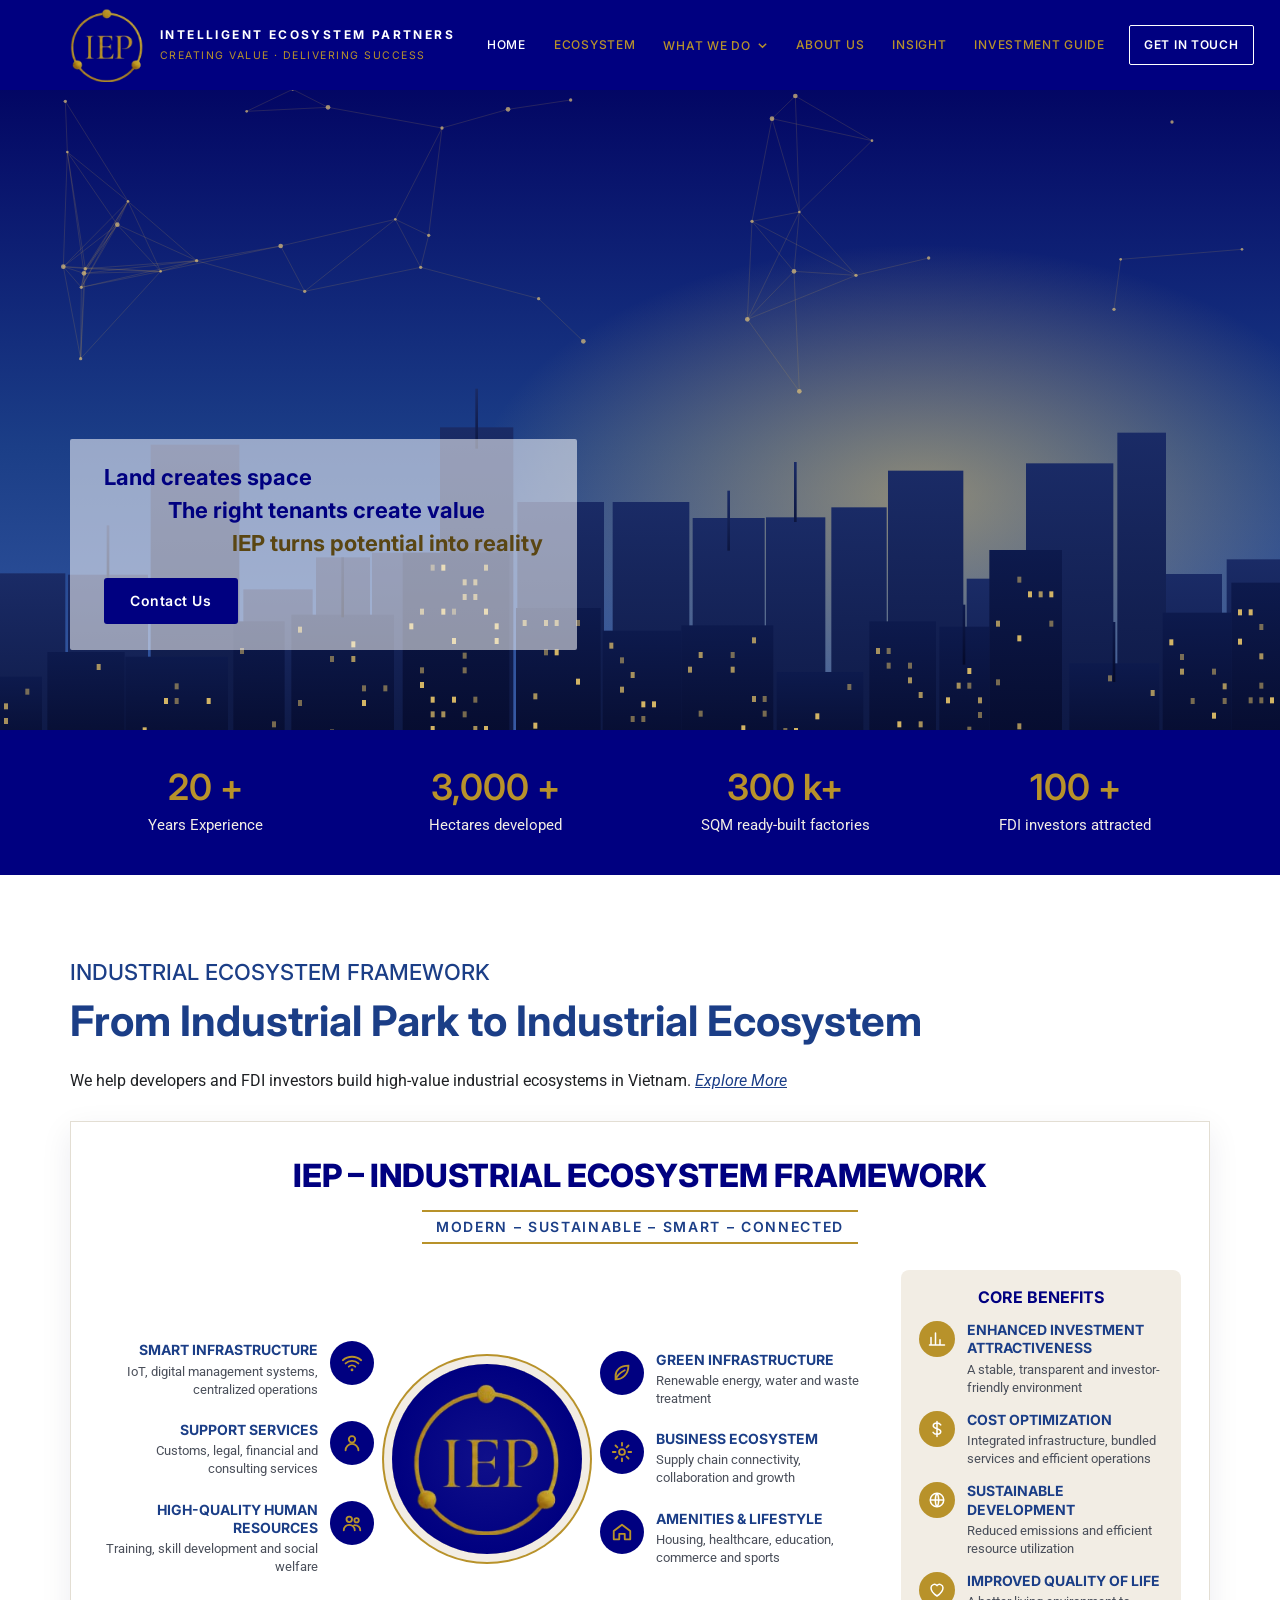
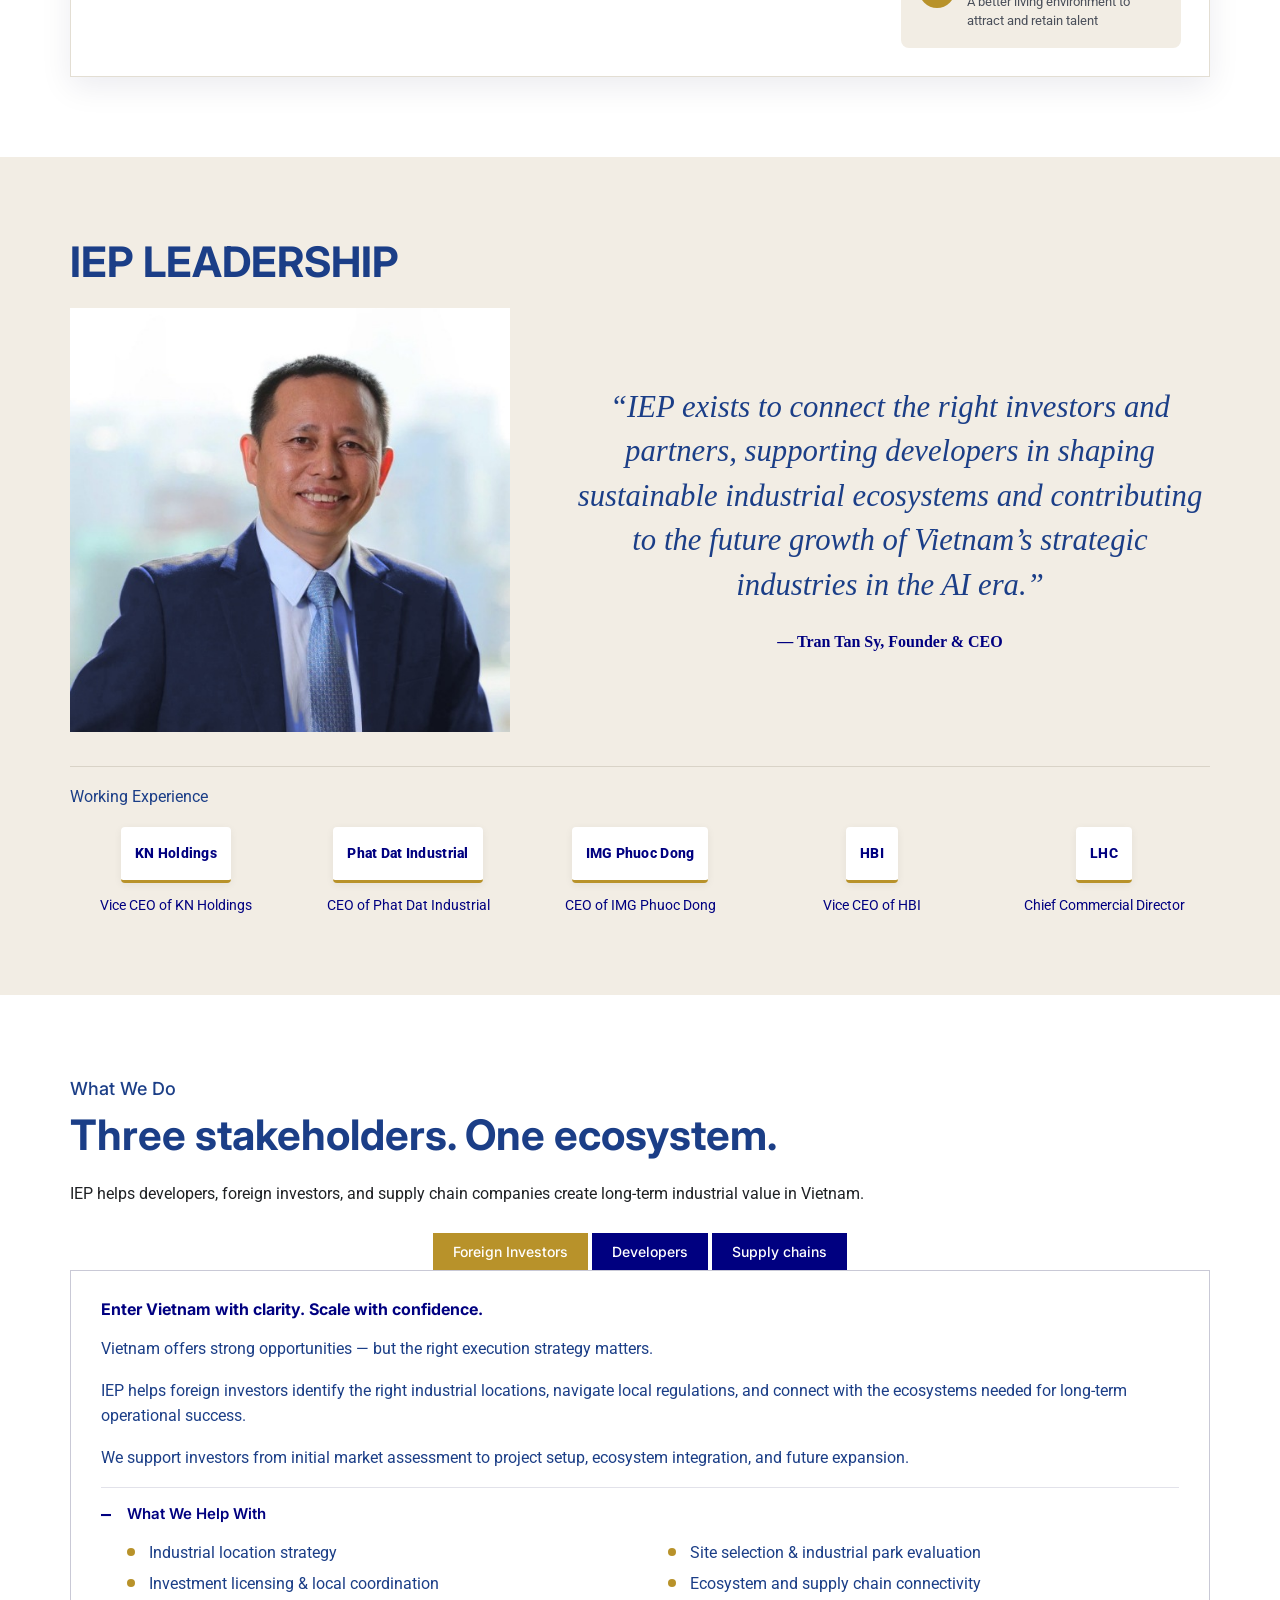
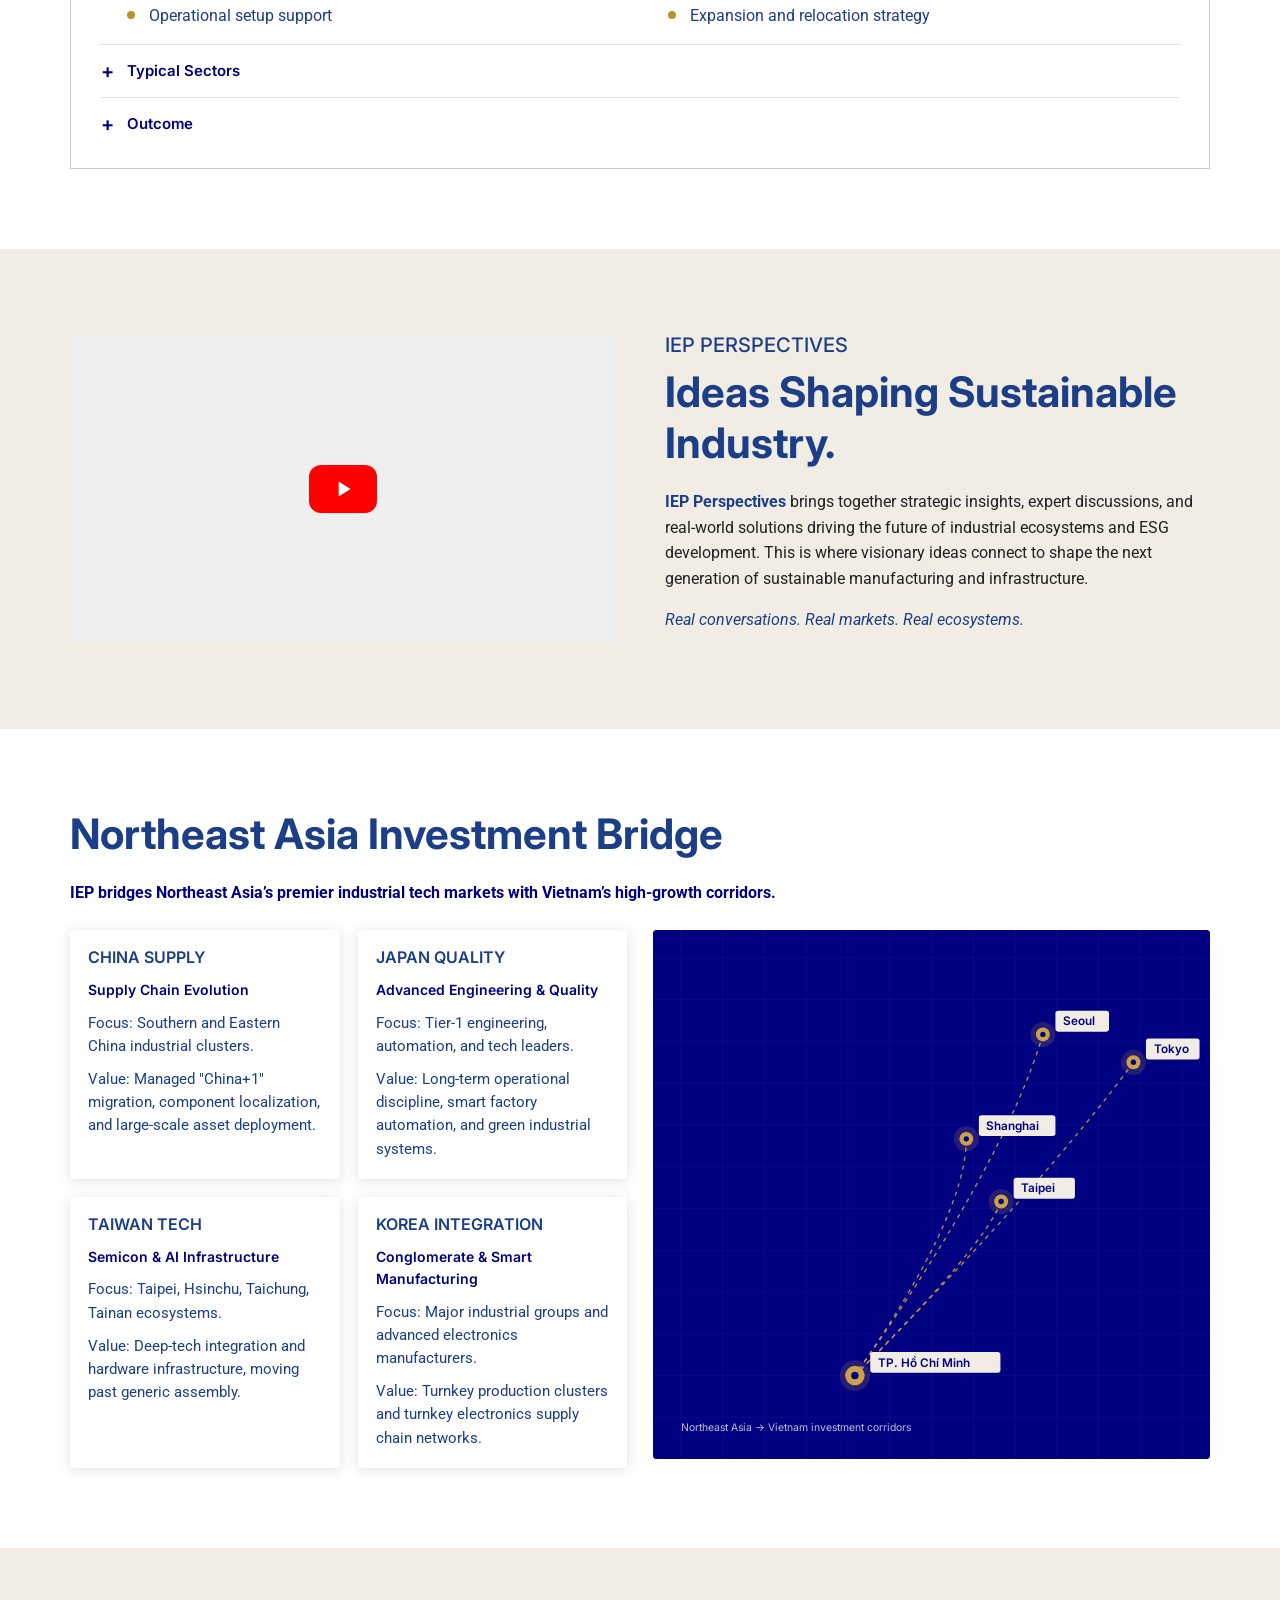
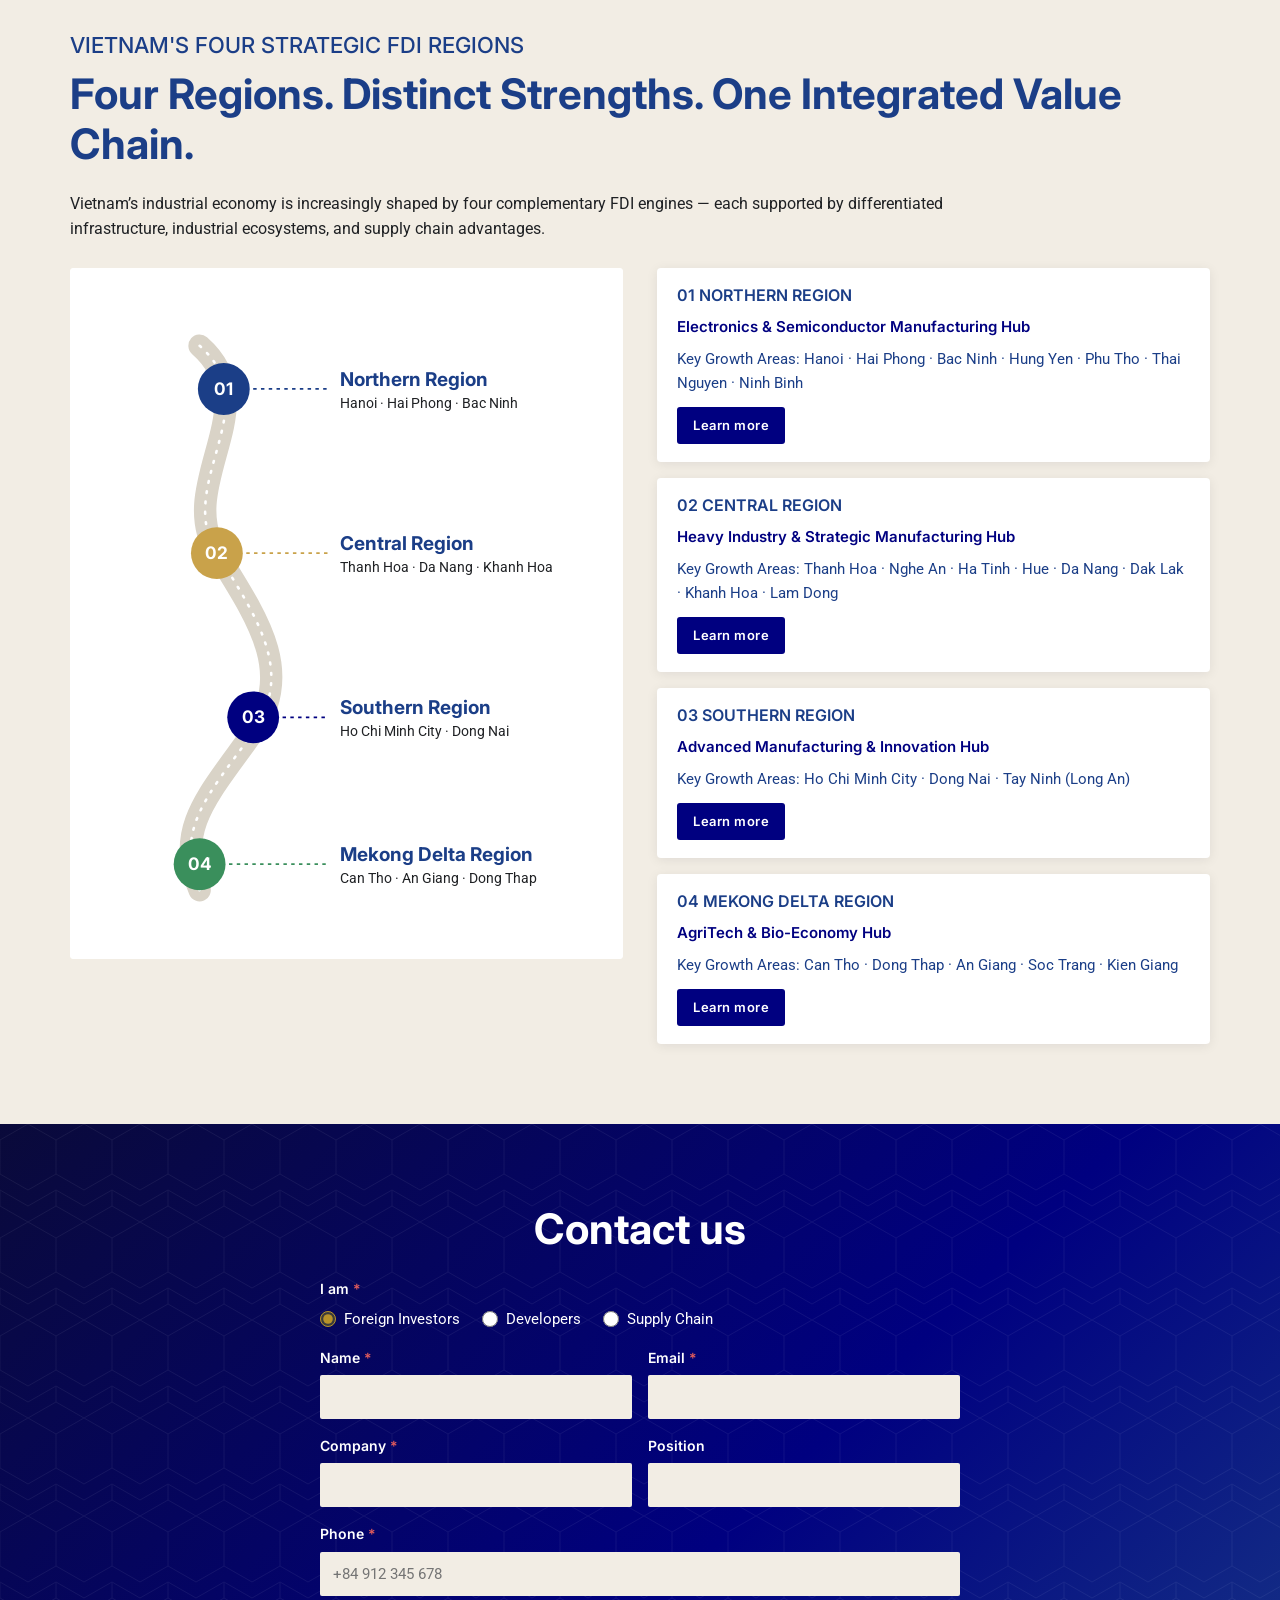
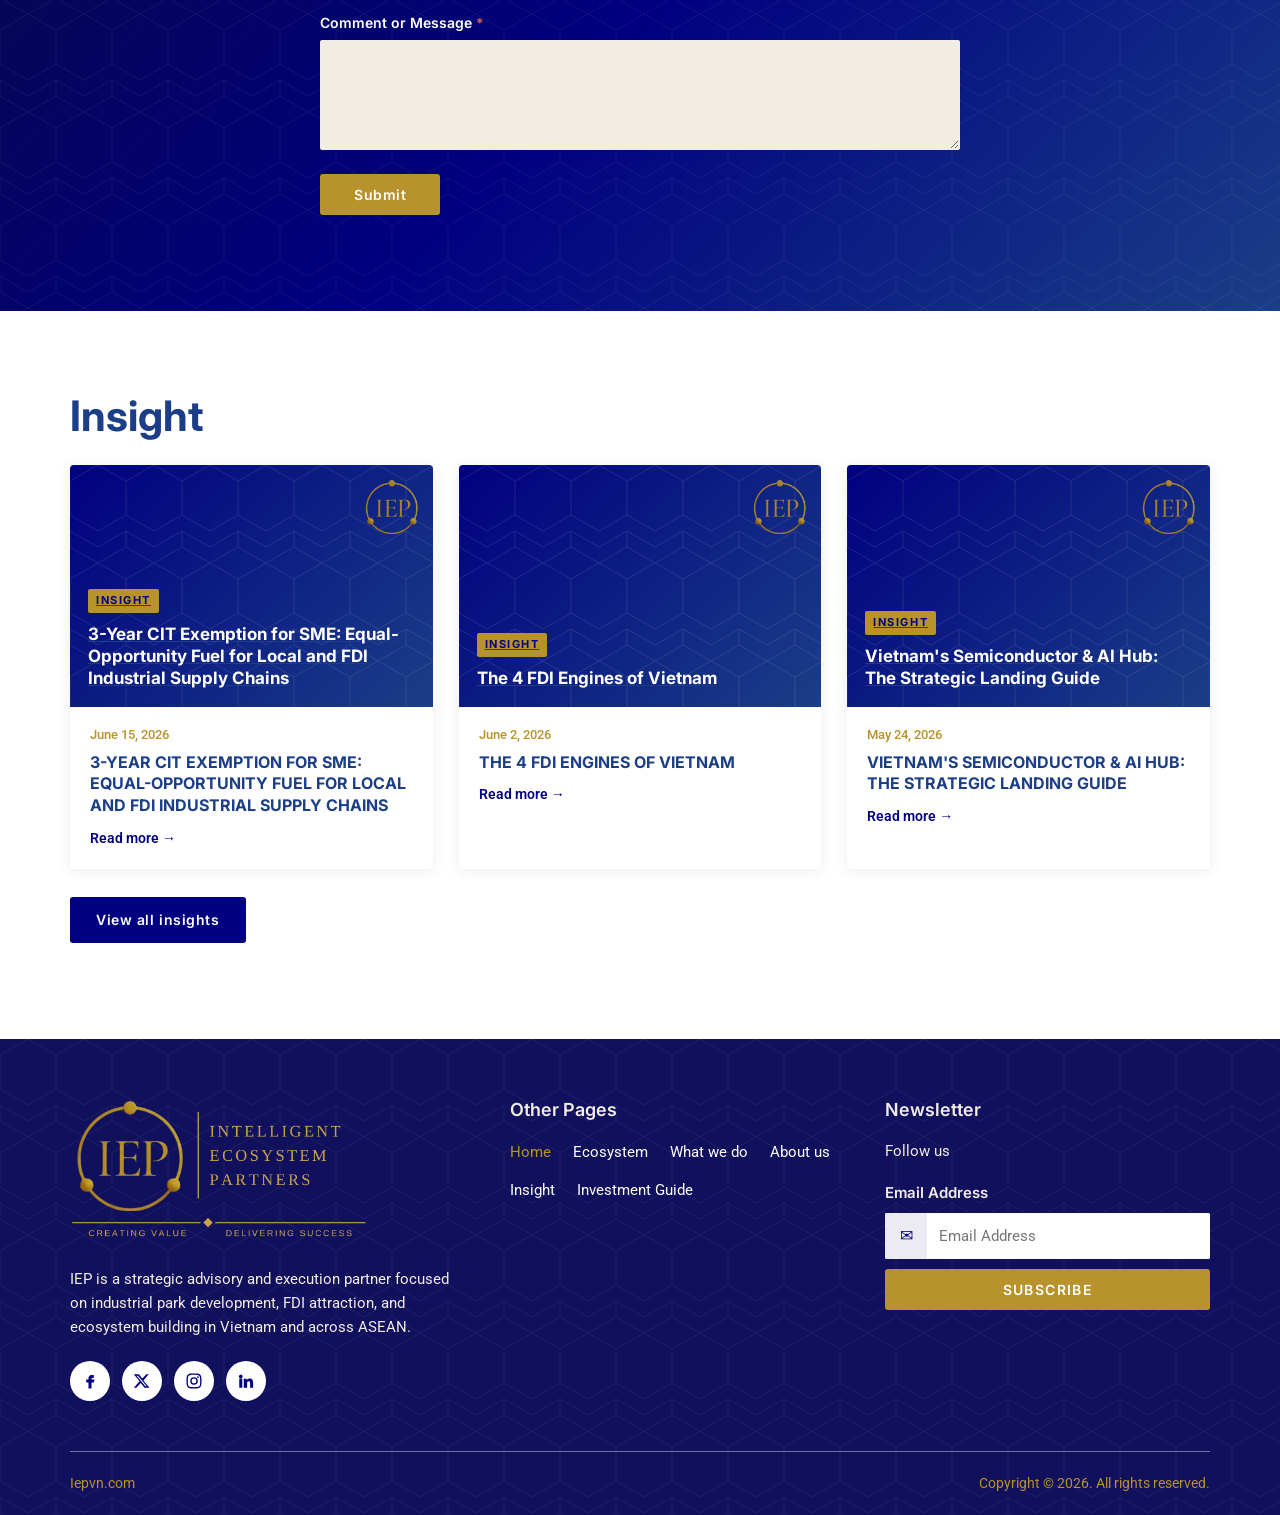
<file: index.html>
<!DOCTYPE html>
<html lang="en">
<head>
<meta charset="utf-8">
<meta name="viewport" content="width=device-width, initial-scale=1">
<title>IEPVN – Intelligent Ecosystem Partners | Creating Value · Delivering Success</title>
<meta name="description" content="IEP – Intelligent Ecosystem Partners – is a strategic advisory and execution partner for industrial park development, FDI attraction and ecosystem building in Vietnam and across ASEAN.">
<link rel="canonical" href="https://iepvn.com/">
<meta property="og:type" content="website">
<meta property="og:title" content="IEPVN – Intelligent Ecosystem Partners | Creating Value · Delivering Success">
<meta property="og:description" content="IEP – Intelligent Ecosystem Partners – is a strategic advisory and execution partner for industrial park development, FDI attraction and ecosystem building in Vietnam and across ASEAN.">
<meta property="og:url" content="https://iepvn.com/">
<meta property="og:image" content="https://iepvn.com/assets/img/logo-full.png">
<meta name="theme-color" content="#000080">
<meta property="og:site_name" content="IEPVN – Intelligent Ecosystem Partners">
<link rel="icon" type="image/png" href="/assets/img/favicon.png">
<link rel="apple-touch-icon" href="/assets/img/apple-touch-icon.png">
<link rel="preconnect" href="https://fonts.googleapis.com">
<link rel="preconnect" href="https://fonts.gstatic.com" crossorigin>
<link href="https://fonts.googleapis.com/css2?family=Inter:wght@400;500;600;700&family=Roboto:ital,wght@0,400;0,500;0,700;1,400&display=swap" rel="stylesheet">
<link rel="stylesheet" href="/assets/css/style.css?v=1.4.1">
<!-- <script src="https://challenges.cloudflare.com/turnstile/v0/api.js" async defer></script> -->
</head>
<body id="top" class="has-chatbot">
<a class="skip-link" href="#main">Skip to content</a>
<header class="site-header">
  <div class="container header-inner">
    <a class="brand" href="/" aria-label="IEPVN – Home">
      <img src="/assets/img/logo-mark.png" alt="IEP logo"  decoding="async" width="84" height="84">
      <span class="brand-text"><strong>INTELLIGENT ECOSYSTEM PARTNERS</strong><span>CREATING VALUE · DELIVERING SUCCESS</span></span>
    </a>
    <button class="nav-toggle" type="button" aria-label="Menu" aria-expanded="false" aria-controls="main-nav"><span></span></button>
    <nav class="main-nav" id="main-nav" aria-label="Main">
      <ul>
        <li><a href="/" aria-current="page">Home</a></li><li><a href="/ecosystem/">Ecosystem</a></li><li class="has-sub"><button class="sub-toggle" type="button" aria-expanded="false">What We Do <svg viewBox="0 0 12 12" aria-hidden="true"><path d="M2 4l4 4 4-4" fill="none" stroke="currentColor" stroke-width="1.6"/></svg></button>
          <ul class="submenu">
            <li><a href="/#foreign-investors">Foreign Investors</a></li>
            <li><a href="/#developers">Developers</a></li>
            <li><a href="/#supply-chains">Supply Chains</a></li>
          </ul></li><li><a href="/#leadership">About Us</a></li><li><a href="/insight/">Insight</a></li><li><a href="/investmentguide/">Investment Guide</a></li><li><a class="btn-outline-light" href="/#contact">Get in touch</a></li>
      </ul>
    </nav>
  </div>
</header>
<main id="main">

<section class="hero" aria-label="Introduction">
  <div class="hero-slides">
    <!-- Muốn dùng ảnh chụp làm banner: chép ảnh vào /assets/img/ rồi đổi hero-skyline.svg thành tên ảnh (xem README) -->
    <div class="hero-slide active" style="background-image:url('/assets/img/hero-skyline.svg')"></div>
  </div>
  <div class="hero-content">
    <div class="container">
      <div class="hero-box">
        <h1 class="sr-only">IEPVN – Intelligent Ecosystem Partners</h1>
        <p class="l1">Land creates space</p>
        <p class="l2">The right tenants create value</p>
        <p class="l3">IEP turns potential into reality</p>
        <a class="btn btn-navy" href="#contact">Contact Us</a>
      </div>
    </div>
  </div>
  <div class="hero-dots" aria-label="Hero slides"></div>
</section>

<section class="stats" aria-label="Key figures">
  <div class="container stats-grid">
    <div><div class="stat-num" data-count="20" data-suffix=" +">20 +</div><div class="stat-label">Years Experience</div></div>
    <div><div class="stat-num" data-count="3000" data-suffix=" +">3,000 +</div><div class="stat-label">Hectares developed</div></div>
    <div><div class="stat-num" data-count="300" data-suffix=" k+">300 k+</div><div class="stat-label">SQM ready-built factories</div></div>
    <div><div class="stat-num" data-count="100" data-suffix=" +">100 +</div><div class="stat-label">FDI investors attracted</div></div>
  </div>
</section>

<section class="section framework" id="framework">
  <div class="container">
    <span class="eyebrow">Industrial Ecosystem Framework</span>
    <h2 class="section-title">From Industrial Park to Industrial Ecosystem</h2>
    <p class="section-lead">We help developers and FDI investors build high-value industrial ecosystems in Vietnam. <a href="/ecosystem/">Explore More</a></p>
    <figure class="fw" role="img" aria-label="IEP Industrial Ecosystem Framework: six pillars around IEP and four core benefits">
  <figcaption class="fw-head"><strong>IEP – Industrial Ecosystem Framework</strong><span>Modern – Sustainable – Smart – Connected</span></figcaption>
  <div class="fw-body">
    <div class="fw-wheel">
      <ul class="fw-col"><li class="fw-node fw-l"><span class="fw-ic"><svg viewBox="0 0 24 24" aria-hidden="true"><path d="M2 9a15 15 0 0 1 20 0M5 12.5a10 10 0 0 1 14 0M8.5 16a5 5 0 0 1 7 0" fill="none" stroke="currentColor" stroke-width="2" stroke-linecap="round"/><circle cx="12" cy="19.5" r="1.5" fill="currentColor"/></svg></span><span><strong>Smart Infrastructure</strong><small>IoT, digital management systems, centralized operations</small></span></li><li class="fw-node fw-l"><span class="fw-ic"><svg viewBox="0 0 24 24" aria-hidden="true"><circle cx="12" cy="8" r="3.5" fill="none" stroke="currentColor" stroke-width="2"/><path d="M5 20c0-3.9 3.1-7 7-7s7 3.1 7 7" fill="none" stroke="currentColor" stroke-width="2" stroke-linecap="round"/></svg></span><span><strong>Support Services</strong><small>Customs, legal, financial and consulting services</small></span></li><li class="fw-node fw-l"><span class="fw-ic"><svg viewBox="0 0 24 24" aria-hidden="true"><circle cx="9" cy="8" r="3" fill="none" stroke="currentColor" stroke-width="2"/><circle cx="17" cy="9" r="2.4" fill="none" stroke="currentColor" stroke-width="2"/><path d="M3 20c0-3.3 2.7-6 6-6s6 2.7 6 6M14.5 14.4c3 .1 6.5 1.6 6.5 5.6" fill="none" stroke="currentColor" stroke-width="2" stroke-linecap="round"/></svg></span><span><strong>High-Quality Human Resources</strong><small>Training, skill development and social welfare</small></span></li></ul>
      <div class="fw-core"><img src="/assets/img/logo-mark.png" alt="" width="190" height="194"></div>
      <ul class="fw-col"><li class="fw-node fw-r"><span class="fw-ic"><svg viewBox="0 0 24 24" aria-hidden="true"><path d="M5 19c8 0 14-6 14-15C10 4 5 9 5 15v4zm0 0c2-5 6-8 10-10" fill="none" stroke="currentColor" stroke-width="2" stroke-linecap="round"/></svg></span><span><strong>Green Infrastructure</strong><small>Renewable energy, water and waste treatment</small></span></li><li class="fw-node fw-r"><span class="fw-ic"><svg viewBox="0 0 24 24" aria-hidden="true"><circle cx="12" cy="12" r="3.2" fill="none" stroke="currentColor" stroke-width="2"/><path d="M12 2v3M12 19v3M2 12h3M19 12h3M4.9 4.9l2.1 2.1M17 17l2.1 2.1M4.9 19.1 7 17M17 7l2.1-2.1" stroke="currentColor" stroke-width="2" stroke-linecap="round"/></svg></span><span><strong>Business Ecosystem</strong><small>Supply chain connectivity, collaboration and growth</small></span></li><li class="fw-node fw-r"><span class="fw-ic"><svg viewBox="0 0 24 24" aria-hidden="true"><path d="M3 11 12 4l9 7v9h-6v-6H9v6H3z" fill="none" stroke="currentColor" stroke-width="2" stroke-linejoin="round"/></svg></span><span><strong>Amenities & Lifestyle</strong><small>Housing, healthcare, education, commerce and sports</small></span></li></ul>
    </div>
    <div class="fw-ben"><h4>Core Benefits</h4><ul><li><span class="fw-ic"><svg viewBox="0 0 24 24" aria-hidden="true"><path d="M4 20V10M10 20V4M16 20v-7M22 20H2" fill="none" stroke="currentColor" stroke-width="2" stroke-linecap="round"/></svg></span><span><strong>Enhanced Investment Attractiveness</strong><small>A stable, transparent and investor-friendly environment</small></span></li><li><span class="fw-ic"><svg viewBox="0 0 24 24" aria-hidden="true"><path d="M12 2v20M17 6.5c-1-1.5-3-2.5-5-2.5-2.8 0-5 1.6-5 3.8 0 5 10 2.6 10 7.6 0 2.2-2.2 3.6-5 3.6-2.2 0-4.2-1-5.2-2.6" fill="none" stroke="currentColor" stroke-width="2" stroke-linecap="round"/></svg></span><span><strong>Cost Optimization</strong><small>Integrated infrastructure, bundled services and efficient operations</small></span></li><li><span class="fw-ic"><svg viewBox="0 0 24 24" aria-hidden="true"><circle cx="12" cy="12" r="9" fill="none" stroke="currentColor" stroke-width="2"/><path d="M3 12h18M12 3c3 3.5 3 14.5 0 18M12 3c-3 3.5-3 14.5 0 18" fill="none" stroke="currentColor" stroke-width="2"/></svg></span><span><strong>Sustainable Development</strong><small>Reduced emissions and efficient resource utilization</small></span></li><li><span class="fw-ic"><svg viewBox="0 0 24 24" aria-hidden="true"><path d="M12 20s-8-5.2-8-11a4.5 4.5 0 0 1 8-2.8A4.5 4.5 0 0 1 20 9c0 5.8-8 11-8 11z" fill="none" stroke="currentColor" stroke-width="2" stroke-linejoin="round"/></svg></span><span><strong>Improved Quality of Life</strong><small>A better living environment to attract and retain talent</small></span></li></ul></div>
  </div>
</figure>
  </div>
</section>

<section class="section bg-cream" id="leadership">
  <div class="container">
    <h2 class="section-title">IEP LEADERSHIP</h2>
    <div class="leader">
      <div class="leader-photo"><img src="/assets/img/leader.jpg" alt="Tran Tan Sy – Founder &amp; CEO, IEP"  loading="lazy" decoding="async"></div>
      <figure style="margin:0">
        <blockquote>“IEP exists to connect the right investors and partners, supporting developers in shaping sustainable industrial ecosystems and contributing to the future growth of Vietnam’s strategic industries in the AI era.”</blockquote>
        <cite>— Tran Tan Sy, Founder &amp; CEO</cite>
      </figure>
    </div>
    <h3 class="work-label">Working Experience</h3>
    <div class="career"><div class="career-item"><div class="logo"><span class="co-mark" aria-label="KN Holdings">KN Holdings</span></div><span>Vice CEO of KN Holdings</span></div><div class="career-item"><div class="logo"><span class="co-mark" aria-label="Phat Dat Industrial (VISIZ)">Phat Dat Industrial</span></div><span>CEO of Phat Dat Industrial</span></div><div class="career-item"><div class="logo"><span class="co-mark" aria-label="IMG Phuoc Dong">IMG Phuoc Dong</span></div><span>CEO of IMG Phuoc Dong</span></div><div class="career-item"><div class="logo"><span class="co-mark" aria-label="HBI">HBI</span></div><span>Vice CEO of HBI</span></div><div class="career-item"><div class="logo"><span class="co-mark" aria-label="LHC">LHC</span></div><span>Chief Commercial Director</span></div></div>
  </div>
</section>

<section class="section" id="what-we-do">
  <span id="whatwedo" class="sr-only"></span>
  <div class="container">
    <span class="eyebrow small">What We Do</span>
    <h2 class="section-title">Three stakeholders. One ecosystem.</h2>
    <p class="section-lead">IEP helps developers, foreign investors, and supply chain companies create long-term industrial value in Vietnam.</p>
    <div class="tabs">
      <span id="foreign-investors"></span><span id="developers"></span><span id="supply-chains"></span>
      <div class="tab-list" role="tablist" aria-label="Stakeholders"><button role="tab" id="tab-foreign-investors" data-hash="foreign-investors" aria-controls="panel-foreign-investors" aria-selected="true" tabindex="0">Foreign Investors</button><button role="tab" id="tab-developers" data-hash="developers" aria-controls="panel-developers" aria-selected="false" tabindex="-1">Developers</button><button role="tab" id="tab-supply-chains" data-hash="supply-chains" aria-controls="panel-supply-chains" aria-selected="false" tabindex="-1">Supply chains</button></div>
      
      <div class="tab-panel" role="tabpanel" id="panel-foreign-investors" aria-labelledby="tab-foreign-investors">
        <p class="tagline">Enter Vietnam with clarity. Scale with confidence.</p>
        <div class="desc"><p>Vietnam offers strong opportunities — but the right execution strategy matters.</p><p>IEP helps foreign investors identify the right industrial locations, navigate local regulations, and connect with the ecosystems needed for long-term operational success.</p><p>We support investors from initial market assessment to project setup, ecosystem integration, and future expansion.</p></div>
        <details class="acc" open><summary>What We Help With</summary><div class="acc-body"><ul class="check-list"><li>Industrial location strategy</li><li>Site selection &amp; industrial park evaluation</li><li>Investment licensing &amp; local coordination</li><li>Ecosystem and supply chain connectivity</li><li>Operational setup support</li><li>Expansion and relocation strategy</li></ul></div></details>
        <details class="acc"><summary>Typical Sectors</summary><div class="acc-body"><div class="chips"><span>Semiconductor</span><span>Electronics</span><span>AI Infrastructure</span><span>Advanced Manufacturing</span><span>Logistics</span></div></div></details>
        <details class="acc"><summary>Outcome</summary><div class="acc-body"><p class="outcome">Faster setup. Lower risk. Stronger long-term positioning in Vietnam.</p></div></details>
      </div>
      <div class="tab-panel" role="tabpanel" id="panel-developers" aria-labelledby="tab-developers" hidden>
        <p class="tagline">From industrial land to high-value ecosystems.</p>
        <div class="desc"><p>Industrial parks are no longer competing only on land and infrastructure.</p><p>The next phase is about attracting the right industries, building stronger ecosystems, and creating long-term value.</p><p>IEP helps developers position industrial parks strategically, connect with high-quality investors, and develop industrial ecosystems that strengthen competitiveness over time.</p><p>We work with developers to move beyond occupancy — toward higher-value tenants, stronger industry clustering, and more sustainable growth platforms.</p></div>
        <details class="acc" open><summary>What We Help With</summary><div class="acc-body"><ul class="check-list"><li>Industrial park positioning &amp; sector strategy</li><li>Investor targeting and market access</li><li>Anchor tenant attraction</li><li>Ecosystem and supply chain development</li><li>Industrial branding and value proposition</li><li>Long-term growth and recurring value strategy</li></ul></div></details>
        <details class="acc"><summary>Focus Areas</summary><div class="acc-body"><div class="chips"><span>High-Tech Clusters</span><span>Semiconductor Ecosystems</span><span>Green Industry</span><span>Smart Manufacturing</span></div></div></details>
        <details class="acc"><summary>Outcome</summary><div class="acc-body"><p class="outcome">Stronger positioning. Better tenants. Higher long-term asset value.</p></div></details>
      </div>
      <div class="tab-panel" role="tabpanel" id="panel-supply-chains" aria-labelledby="tab-supply-chains" hidden>
        <p class="tagline">From operations to ecosystem-driven growth.</p>
        <div class="desc"><p>Supply chains do not follow land.</p><p>They follow ecosystems.</p><p>IEP helps industry and supply chain companies connect with the right customers, partners, and industrial ecosystems to support long-term growth in Vietnam and ASEAN.</p><p>We support companies looking to strengthen supply chain integration, expand manufacturing operations, and position themselves within high-value industrial clusters.</p></div>
        <details class="acc" open><summary>What We Help With</summary><div class="acc-body"><ul class="check-list"><li>Customer and anchor tenant connections</li><li>Strategic partnerships and supplier networks</li><li>Industrial ecosystem positioning</li><li>Supply chain integration support</li><li>Expansion and relocation strategy</li><li>Cross-border industrial connectivity</li></ul></div></details>
        <details class="acc"><summary>Focus Areas</summary><div class="acc-body"><div class="chips"><span>Electronics</span><span>Precision Engineering</span><span>Industrial Services</span><span>Logistics</span><span>Supporting Industries</span></div></div></details>
        <details class="acc"><summary>Outcome</summary><div class="acc-body"><p class="outcome">Stronger partnerships. Better market access. Scalable regional growth.</p></div></details>
      </div>
    </div>
  </div>
</section>

<section class="section bg-cream" id="perspectives">
  <div class="container persp">
    <div class="video-wrap">
      <button type="button" data-yt="BHAdop7BALA" aria-label="Play video: Tran Tan Sy at VIPF" style="background-image:url('https://i.ytimg.com/vi/BHAdop7BALA/hqdefault.jpg')"></button>
    </div>
    <div>
      <span class="eyebrow">IEP Perspectives</span>
      <h2 class="section-title">Ideas Shaping Sustainable Industry.</h2>
      <p><strong>IEP Perspectives</strong> brings together strategic insights, expert discussions, and real-world solutions driving the future of industrial ecosystems and ESG development. This is where visionary ideas connect to shape the next generation of sustainable manufacturing and infrastructure.</p>
      <p class="italic">Real conversations. Real markets. Real ecosystems.</p>
    </div>
  </div>
</section>

<section class="section" id="investment-bridge">
  <div class="container">
    <h2 class="section-title">Northeast Asia Investment Bridge</h2>
    <p class="section-lead"><strong style="color:var(--navy)">IEP bridges Northeast Asia’s premier industrial tech markets with Vietnam’s high-growth corridors.</strong></p>
    <div class="bridge">
      <div class="bridge-grid"><article class="bridge-card"><h3>China Supply</h3><p class="sub">Supply Chain Evolution</p><p>Focus: Southern and Eastern China industrial clusters.</p><p>Value: Managed &quot;China+1&quot; migration, component localization, and large-scale asset deployment.</p></article><article class="bridge-card"><h3>Japan Quality</h3><p class="sub">Advanced Engineering &amp; Quality</p><p>Focus: Tier-1 engineering, automation, and tech leaders.</p><p>Value: Long-term operational discipline, smart factory automation, and green industrial systems.</p></article><article class="bridge-card"><h3>Taiwan Tech</h3><p class="sub">Semicon &amp; AI Infrastructure</p><p>Focus: Taipei, Hsinchu, Taichung, Tainan ecosystems.</p><p>Value: Deep-tech integration and hardware infrastructure, moving past generic assembly.</p></article><article class="bridge-card"><h3>Korea Integration</h3><p class="sub">Conglomerate &amp; Smart Manufacturing</p><p>Focus: Major industrial groups and advanced electronics manufacturers.</p><p>Value: Turnkey production clusters and turnkey electronics supply chain networks.</p></article></div>
      <div class="bridge-map"><svg viewBox="0 0 800 760" role="img" aria-label="Investment corridors from Seoul, Tokyo, Shanghai and Taipei to Ho Chi Minh City">
  <rect width="800" height="760" fill="#000080"/><path d="M0 40 H800" stroke="#ffffff" stroke-opacity=".06"/><path d="M0 100 H800" stroke="#ffffff" stroke-opacity=".06"/><path d="M0 160 H800" stroke="#ffffff" stroke-opacity=".06"/><path d="M0 220 H800" stroke="#ffffff" stroke-opacity=".06"/><path d="M0 280 H800" stroke="#ffffff" stroke-opacity=".06"/><path d="M0 340 H800" stroke="#ffffff" stroke-opacity=".06"/><path d="M0 400 H800" stroke="#ffffff" stroke-opacity=".06"/><path d="M0 460 H800" stroke="#ffffff" stroke-opacity=".06"/><path d="M0 520 H800" stroke="#ffffff" stroke-opacity=".06"/><path d="M0 580 H800" stroke="#ffffff" stroke-opacity=".06"/><path d="M0 640 H800" stroke="#ffffff" stroke-opacity=".06"/><path d="M0 700 H800" stroke="#ffffff" stroke-opacity=".06"/><path d="M0 760 H800" stroke="#ffffff" stroke-opacity=".06"/><path d="M40 0 V800" stroke="#ffffff" stroke-opacity=".06"/><path d="M100 0 V800" stroke="#ffffff" stroke-opacity=".06"/><path d="M160 0 V800" stroke="#ffffff" stroke-opacity=".06"/><path d="M220 0 V800" stroke="#ffffff" stroke-opacity=".06"/><path d="M280 0 V800" stroke="#ffffff" stroke-opacity=".06"/><path d="M340 0 V800" stroke="#ffffff" stroke-opacity=".06"/><path d="M400 0 V800" stroke="#ffffff" stroke-opacity=".06"/><path d="M460 0 V800" stroke="#ffffff" stroke-opacity=".06"/><path d="M520 0 V800" stroke="#ffffff" stroke-opacity=".06"/><path d="M580 0 V800" stroke="#ffffff" stroke-opacity=".06"/><path d="M640 0 V800" stroke="#ffffff" stroke-opacity=".06"/><path d="M700 0 V800" stroke="#ffffff" stroke-opacity=".06"/><path d="M760 0 V800" stroke="#ffffff" stroke-opacity=".06"/><path d="M560,150 Q505.0,335.0 290,640" fill="none" stroke="#c9a24a" stroke-width="2" stroke-dasharray="6 7" opacity=".85"/><path d="M690,190 Q570.0,355.0 290,640" fill="none" stroke="#c9a24a" stroke-width="2" stroke-dasharray="6 7" opacity=".85"/><path d="M450,300 Q450.0,410.0 290,640" fill="none" stroke="#c9a24a" stroke-width="2" stroke-dasharray="6 7" opacity=".85"/><path d="M500,390 Q475.0,455.0 290,640" fill="none" stroke="#c9a24a" stroke-width="2" stroke-dasharray="6 7" opacity=".85"/><circle cx="560" cy="150" r="18" fill="#c9a24a" opacity=".18"/><circle cx="560" cy="150" r="10" fill="#c9a24a"/><circle cx="560" cy="150" r="3.846153846153846" fill="#000080"/><rect x="578" y="116" width="77" height="30" rx="4" fill="#f2ede4"/><text x="589" y="137" font-family="Inter,Arial,sans-serif" font-size="17" font-weight="600" fill="#000080">Seoul</text><circle cx="690" cy="190" r="18" fill="#c9a24a" opacity=".18"/><circle cx="690" cy="190" r="10" fill="#c9a24a"/><circle cx="690" cy="190" r="3.846153846153846" fill="#000080"/><rect x="708" y="156" width="77" height="30" rx="4" fill="#f2ede4"/><text x="719" y="177" font-family="Inter,Arial,sans-serif" font-size="17" font-weight="600" fill="#000080">Tokyo</text><circle cx="450" cy="300" r="18" fill="#c9a24a" opacity=".18"/><circle cx="450" cy="300" r="10" fill="#c9a24a"/><circle cx="450" cy="300" r="3.846153846153846" fill="#000080"/><rect x="468" y="266" width="110" height="30" rx="4" fill="#f2ede4"/><text x="479" y="287" font-family="Inter,Arial,sans-serif" font-size="17" font-weight="600" fill="#000080">Shanghai</text><circle cx="500" cy="390" r="18" fill="#c9a24a" opacity=".18"/><circle cx="500" cy="390" r="10" fill="#c9a24a"/><circle cx="500" cy="390" r="3.846153846153846" fill="#000080"/><rect x="518" y="356" width="88" height="30" rx="4" fill="#f2ede4"/><text x="529" y="377" font-family="Inter,Arial,sans-serif" font-size="17" font-weight="600" fill="#000080">Taipei</text><circle cx="290" cy="640" r="22" fill="#c9a24a" opacity=".18"/><circle cx="290" cy="640" r="14" fill="#c9a24a"/><circle cx="290" cy="640" r="5.384615384615384" fill="#000080"/><rect x="312" y="606" width="187" height="30" rx="4" fill="#f2ede4"/><text x="323" y="627" font-family="Inter,Arial,sans-serif" font-size="17" font-weight="600" fill="#000080">TP. Hồ Chí Minh</text>
  <text x="40" y="720" font-family="Inter,Arial,sans-serif" font-size="15" fill="#f2ede4" opacity=".8">Northeast Asia → Vietnam investment corridors</text>
</svg></div>
    </div>
  </div>
</section>

<section class="section bg-cream" id="regions">
  <div class="container">
    <span class="eyebrow">Vietnam's Four Strategic FDI Regions</span>
    <h2 class="section-title">Four Regions. Distinct Strengths. One Integrated Value Chain.</h2>
    <p class="section-lead">Vietnam’s industrial economy is increasingly shaped by four complementary FDI engines — each supported by differentiated infrastructure, industrial ecosystems, and supply chain advantages.</p>
    <div class="regions">
      <div class="regions-map"><svg viewBox="0 0 640 800" role="img" aria-label="Vietnam's four strategic FDI regions from north to south"><rect width="640" height="800" fill="#ffffff"/><path d="M150 90 C 230 160, 120 250, 170 330 S 260 470, 210 540 S 120 650, 150 720" fill="none" stroke="#d9d3c7" stroke-width="26" stroke-linecap="round"/><path d="M150 90 C 230 160, 120 250, 170 330 S 260 470, 210 540 S 120 650, 150 720" fill="none" stroke="#ffffff" stroke-width="3" stroke-dasharray="2 10" stroke-linecap="round"/><circle cx="178" cy="140" r="30" fill="#1b3e87"/><text x="178" y="147" text-anchor="middle" font-family="Inter,Arial,sans-serif" font-size="20" font-weight="700" fill="#fff">01</text><path d="M212 140 H300" stroke="#1b3e87" stroke-width="2" stroke-dasharray="4 5"/><text x="312" y="136" font-family="Inter,Arial,sans-serif" font-size="22" font-weight="700" fill="#1b3e87">Northern Region</text><text x="312" y="162" font-family="Roboto,Arial,sans-serif" font-size="16" fill="#1f2124">Hanoi · Hai Phong · Bac Ninh</text><circle cx="170" cy="330" r="30" fill="#c9a24a"/><text x="170" y="337" text-anchor="middle" font-family="Inter,Arial,sans-serif" font-size="20" font-weight="700" fill="#fff">02</text><path d="M204 330 H300" stroke="#c9a24a" stroke-width="2" stroke-dasharray="4 5"/><text x="312" y="326" font-family="Inter,Arial,sans-serif" font-size="22" font-weight="700" fill="#1b3e87">Central Region</text><text x="312" y="352" font-family="Roboto,Arial,sans-serif" font-size="16" fill="#1f2124">Thanh Hoa · Da Nang · Khanh Hoa</text><circle cx="212" cy="520" r="30" fill="#000080"/><text x="212" y="527" text-anchor="middle" font-family="Inter,Arial,sans-serif" font-size="20" font-weight="700" fill="#fff">03</text><path d="M246 520 H300" stroke="#000080" stroke-width="2" stroke-dasharray="4 5"/><text x="312" y="516" font-family="Inter,Arial,sans-serif" font-size="22" font-weight="700" fill="#1b3e87">Southern Region</text><text x="312" y="542" font-family="Roboto,Arial,sans-serif" font-size="16" fill="#1f2124">Ho Chi Minh City · Dong Nai</text><circle cx="150" cy="690" r="30" fill="#3a8f5c"/><text x="150" y="697" text-anchor="middle" font-family="Inter,Arial,sans-serif" font-size="20" font-weight="700" fill="#fff">04</text><path d="M184 690 H300" stroke="#3a8f5c" stroke-width="2" stroke-dasharray="4 5"/><text x="312" y="686" font-family="Inter,Arial,sans-serif" font-size="22" font-weight="700" fill="#1b3e87">Mekong Delta Region</text><text x="312" y="712" font-family="Roboto,Arial,sans-serif" font-size="16" fill="#1f2124">Can Tho · An Giang · Dong Thap</text></svg></div>
      <div class="region-list"><article class="region-card"><h3>01 Northern Region</h3><p class="sub">Electronics & Semiconductor Manufacturing Hub</p><p>Key Growth Areas: Hanoi · Hai Phong · Bac Ninh · Hung Yen · Phu Tho · Thai Nguyen · Ninh Binh</p><a class="btn btn-navy btn-sm" href="/insight/the-4-fdi-engines-of-vietnam/">Learn more</a></article><article class="region-card"><h3>02 Central Region</h3><p class="sub">Heavy Industry & Strategic Manufacturing Hub</p><p>Key Growth Areas: Thanh Hoa · Nghe An · Ha Tinh · Hue · Da Nang · Dak Lak · Khanh Hoa · Lam Dong</p><a class="btn btn-navy btn-sm" href="/insight/the-4-fdi-engines-of-vietnam/">Learn more</a></article><article class="region-card"><h3>03 Southern Region</h3><p class="sub">Advanced Manufacturing & Innovation Hub</p><p>Key Growth Areas: Ho Chi Minh City · Dong Nai · Tay Ninh (Long An)</p><a class="btn btn-navy btn-sm" href="/insight/the-4-fdi-engines-of-vietnam/">Learn more</a></article><article class="region-card"><h3>04 Mekong Delta Region</h3><p class="sub">AgriTech & Bio-Economy Hub</p><p>Key Growth Areas: Can Tho · Dong Thap · An Giang · Soc Trang · Kien Giang</p><a class="btn btn-navy btn-sm" href="/insight/the-4-fdi-engines-of-vietnam/">Learn more</a></article></div>
    </div>
  </div>
</section>

<section class="contact" id="contact">
  <span id="contactus" class="sr-only"></span>
  <div class="container">
    <h2>Contact us</h2>
    <form class="form" id="contact-form" action="/api/contact" method="post" novalidate>
      <input type="hidden" name="type" value="contact">
      <div class="field">
        <span class="label">I am <span class="req">*</span></span>
        <div class="radio-group">
          <label><input type="radio" name="audience" value="Foreign Investors" required checked> Foreign Investors</label>
          <label><input type="radio" name="audience" value="Developers"> Developers</label>
          <label><input type="radio" name="audience" value="Supply Chain"> Supply Chain</label>
        </div>
      </div>
      <div class="form-row">
        <div class="field"><label for="f-name">Name <span class="req">*</span></label><input id="f-name" name="name" autocomplete="name" required maxlength="120"></div>
        <div class="field"><label for="f-email">Email <span class="req">*</span></label><input id="f-email" type="email" name="email" autocomplete="email" required maxlength="160"></div>
      </div>
      <div class="form-row">
        <div class="field"><label for="f-company">Company <span class="req">*</span></label><input id="f-company" name="company" autocomplete="organization" required maxlength="160"></div>
        <div class="field"><label for="f-position">Position</label><input id="f-position" name="position" autocomplete="organization-title" maxlength="120"></div>
      </div>
      <div class="field"><label for="f-phone">Phone <span class="req">*</span></label><input id="f-phone" type="tel" name="phone" autocomplete="tel" placeholder="+84 912 345 678" required maxlength="40"></div>
      <div class="field"><label for="f-msg">Comment or Message <span class="req">*</span></label><textarea id="f-msg" name="message" required maxlength="5000"></textarea></div>
      <div class="hp" aria-hidden="true"><label>Website <input name="website" tabindex="-1" autocomplete="off"></label></div>
      <!-- Cloudflare Turnstile (chống spam): bỏ comment + điền sitekey, xem README
      <div class="cf-turnstile" data-sitekey="YOUR_SITE_KEY"></div> -->
      <button class="btn btn-navy" type="submit">Submit</button>
      <p class="form-status" role="status" aria-live="polite"></p>
    </form>
  </div>
</section>

<section class="section" id="insight">
  <div class="container">
    <h2 class="section-title">Insight</h2>
    <div class="post-grid"><article class="post-card"><a class="thumb" href="/insight/" tabindex="-1" aria-hidden="true"><span class="cover"><span class="cover-tag">Insight</span><span class="cover-title">3-Year CIT Exemption for SME: Equal-Opportunity Fuel for Local and FDI Industrial Supply Chains</span><img src="/assets/img/logo-mark.png" alt="" class="cover-mark" width="190" height="194"></span></a>
 <div class="body"><time datetime="2026-06-15">June 15, 2026</time><h3><a href="/insight/">3-Year CIT Exemption for SME: Equal-Opportunity Fuel for Local and FDI Industrial Supply Chains</a></h3><a class="more" href="/insight/">Read more →</a></div></article><article class="post-card"><a class="thumb" href="/insight/" tabindex="-1" aria-hidden="true"><span class="cover"><span class="cover-tag">Insight</span><span class="cover-title">The 4 FDI Engines of Vietnam</span><img src="/assets/img/logo-mark.png" alt="" class="cover-mark" width="190" height="194"></span></a>
 <div class="body"><time datetime="2026-06-02">June 2, 2026</time><h3><a href="/insight/">The 4 FDI Engines of Vietnam</a></h3><a class="more" href="/insight/">Read more →</a></div></article><article class="post-card"><a class="thumb" href="/insight/" tabindex="-1" aria-hidden="true"><span class="cover"><span class="cover-tag">Insight</span><span class="cover-title">Vietnam&#x27;s Semiconductor &amp; AI Hub: The Strategic Landing Guide</span><img src="/assets/img/logo-mark.png" alt="" class="cover-mark" width="190" height="194"></span></a>
 <div class="body"><time datetime="2026-05-24">May 24, 2026</time><h3><a href="/insight/">Vietnam&#x27;s Semiconductor &amp; AI Hub: The Strategic Landing Guide</a></h3><a class="more" href="/insight/">Read more →</a></div></article></div>
    <p class="more-link"><a class="btn btn-navy" href="/insight/">View all insights</a></p>
  </div>
</section>

</main>
<footer class="site-footer">
  <div class="container footer-grid">
    <div>
      <img src="/assets/img/logo-full.png" alt="IEP – Intelligent Ecosystem Partners · Creating Value · Delivering Success" class="footer-logo"  decoding="async">
      <p>IEP is a strategic advisory and execution partner focused on industrial park development, FDI attraction, and ecosystem building in Vietnam and across ASEAN.</p>
      <div class="social"><a href="#" data-todo="social-link" aria-label="Facebook"><svg viewBox="0 0 24 24" aria-hidden="true"><path d="M14 8h3V4h-3c-2.8 0-4 1.7-4 4.3V10H7v4h3v8h4v-8h3l1-4h-4V8.6c0-.4.3-.6.6-.6z"/></svg></a><a href="#" data-todo="social-link" aria-label="Twitter / X"><svg viewBox="0 0 24 24" aria-hidden="true"><path d="M17.7 3H21l-7.2 8.2L22 21h-6.6l-5.1-6.3L4.4 21H1.1l7.7-8.8L1 3h6.8l4.6 5.8L17.7 3zm-1.2 16h1.8L6.6 4.9H4.7L16.5 19z"/></svg></a><a href="#" data-todo="social-link" aria-label="Instagram"><svg viewBox="0 0 24 24" aria-hidden="true"><path d="M12 7a5 5 0 100 10 5 5 0 000-10zm0 8.2a3.2 3.2 0 110-6.4 3.2 3.2 0 010 6.4zM17.3 5.5a1.2 1.2 0 100 2.4 1.2 1.2 0 000-2.4zM12 2c-2.7 0-3 0-4.1.1C4.3 2.3 2.3 4.3 2.1 7.9 2 9 2 9.3 2 12s0 3 .1 4.1c.2 3.6 2.2 5.6 5.8 5.8 1.1.1 1.4.1 4.1.1s3 0 4.1-.1c3.6-.2 5.6-2.2 5.8-5.8.1-1.1.1-1.4.1-4.1s0-3-.1-4.1c-.2-3.6-2.2-5.6-5.8-5.8C15 2 14.7 2 12 2zm0 1.8c2.7 0 3 0 4 .1 2.7.1 4 1.4 4.1 4.1.1 1 .1 1.3.1 4s0 3-.1 4c-.1 2.7-1.4 4-4.1 4.1-1 .1-1.3.1-4 .1s-3 0-4-.1C5.3 20 4 18.7 3.9 16c-.1-1-.1-1.3-.1-4s0-3 .1-4C4 5.3 5.3 4 8 3.9c1-.1 1.3-.1 4-.1z"/></svg></a><a href="#" data-todo="social-link" aria-label="LinkedIn"><svg viewBox="0 0 24 24" aria-hidden="true"><path d="M4.98 3.5a2.5 2.5 0 11.02 5 2.5 2.5 0 01-.02-5zM3 9h4v12H3zM9 9h3.8v1.7h.1c.5-1 1.8-2 3.8-2 4 0 4.8 2.6 4.8 6V21h-4v-5.6c0-1.3 0-3-1.9-3s-2.1 1.4-2.1 2.9V21H9z"/></svg></a></div>
    </div>
    <div>
      <h2>Other Pages</h2>
      <ul class="footer-links">
        <li><a class="gold" href="/">Home</a></li>
        <li><a href="/ecosystem/">Ecosystem</a></li>
        <li><a href="/#what-we-do">What we do</a></li>
        <li><a href="/#leadership">About us</a></li>
        <li><a href="/insight/">Insight</a></li>
        <li><a href="/investmentguide/">Investment Guide</a></li>
      </ul>
    </div>
    <div>
      <h2>Newsletter</h2>
      <p>Follow us</p>
      <form class="newsletter" action="/api/contact" method="post" data-newsletter>
        <input type="hidden" name="type" value="newsletter">
        <label for="nl-email">Email Address</label>
        <div class="input"><span aria-hidden="true">✉</span><input id="nl-email" type="email" name="email" placeholder="Email Address" required></div>
        <button class="btn btn-gold" type="submit">Subscribe</button>
      </form>
    </div>
  </div>
  <div class="container footer-bottom">
    <span>Iepvn.com</span>
    <span>Copyright © <span id="year">2026</span>. All rights reserved.</span>
  </div>
</footer>
<a class="to-top" href="#top" aria-label="Scroll to top">↑</a>
<script src="/assets/js/main.js?v=1.4.1" defer></script>
<!-- IEP Assistant (chatbot 4 trợ lý trên Cloudflare Worker: chat.iepvn.com) -->
<script src="https://chat.iepvn.com/chat/widget.js" defer></script>
</body>
</html>
</file>
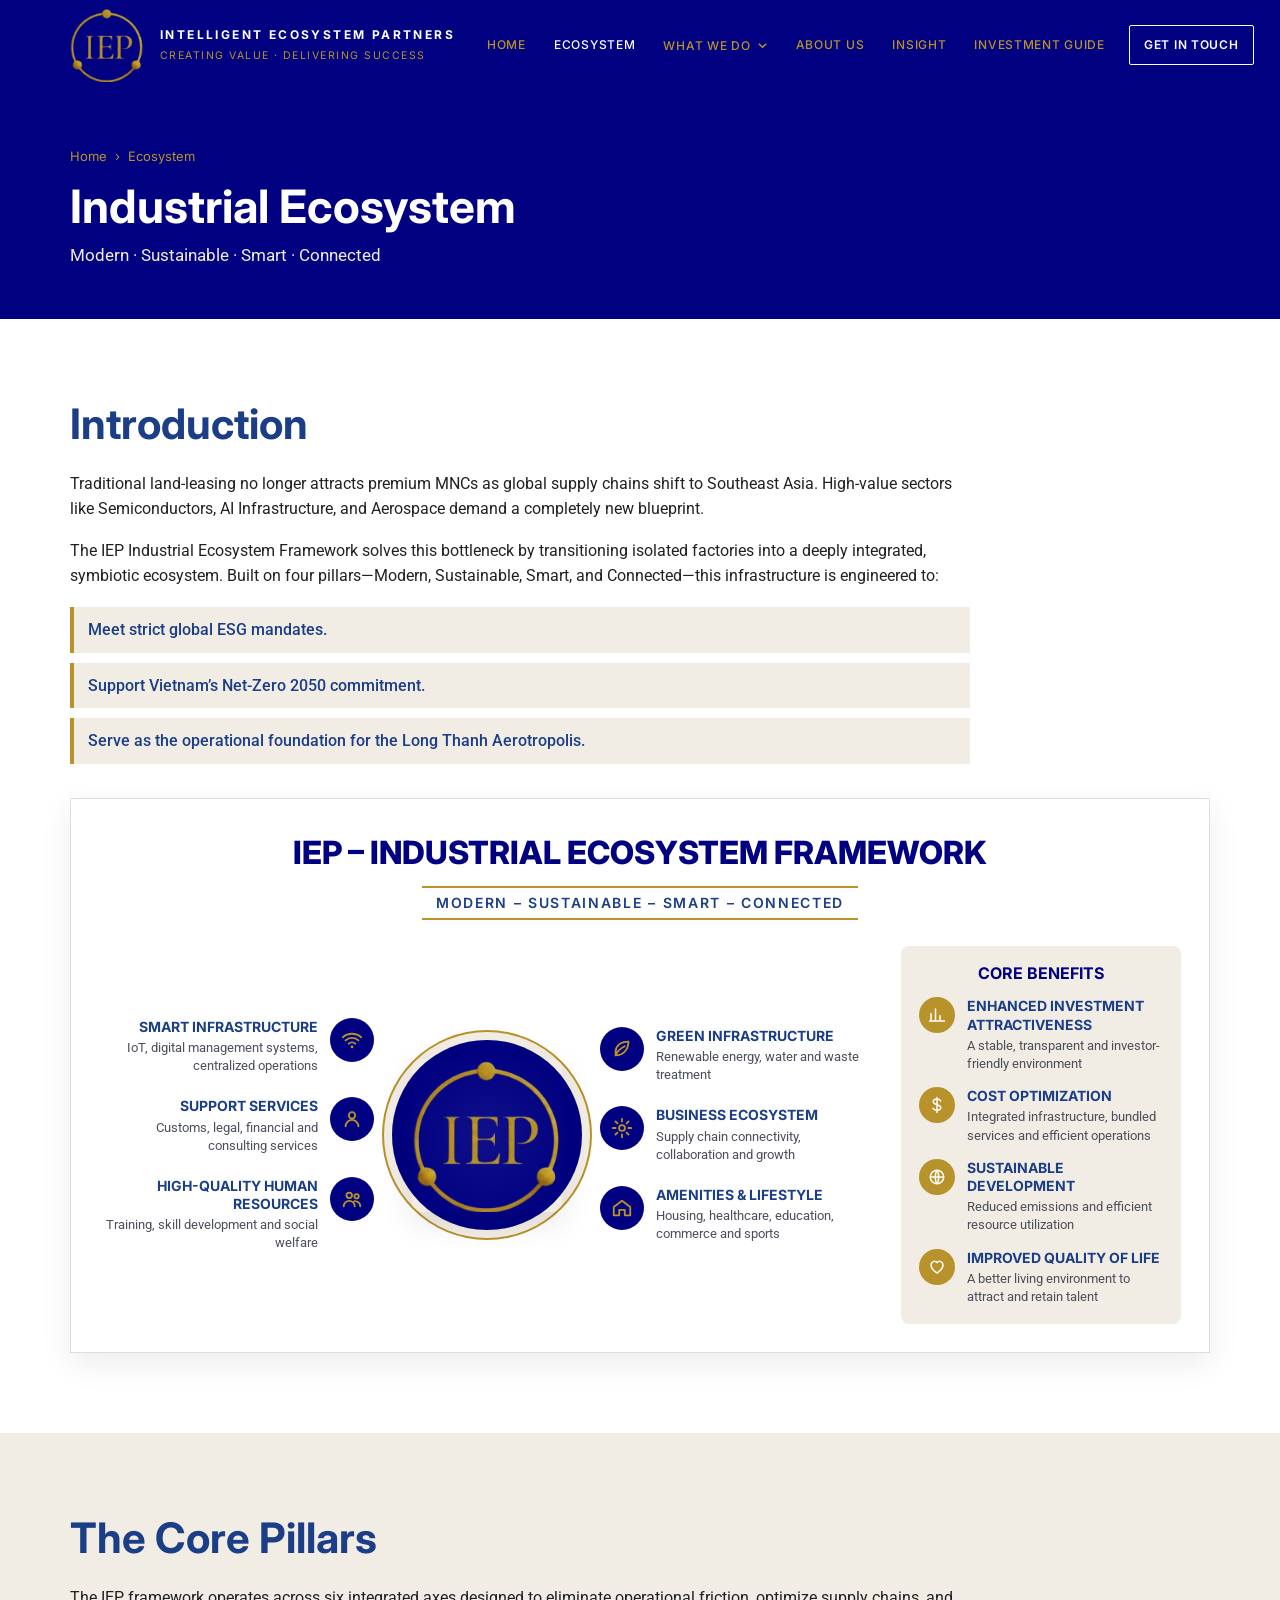
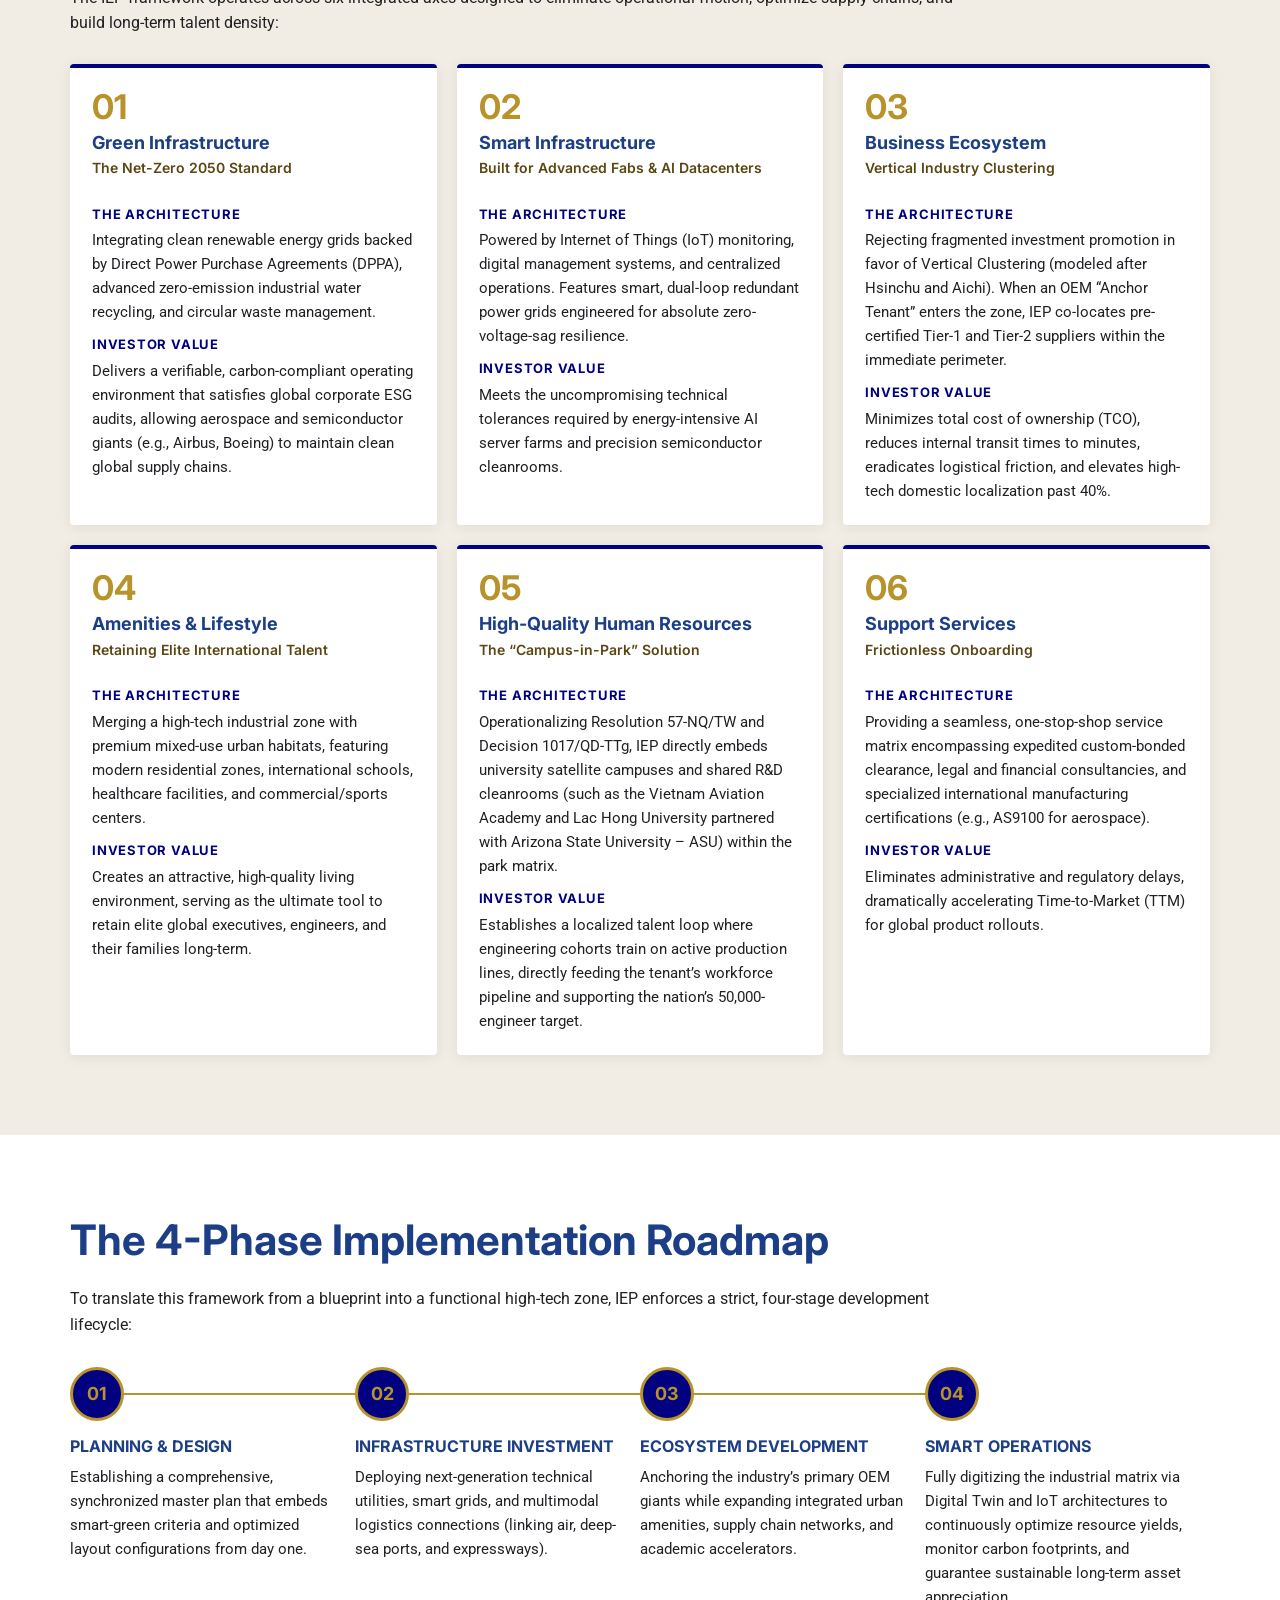
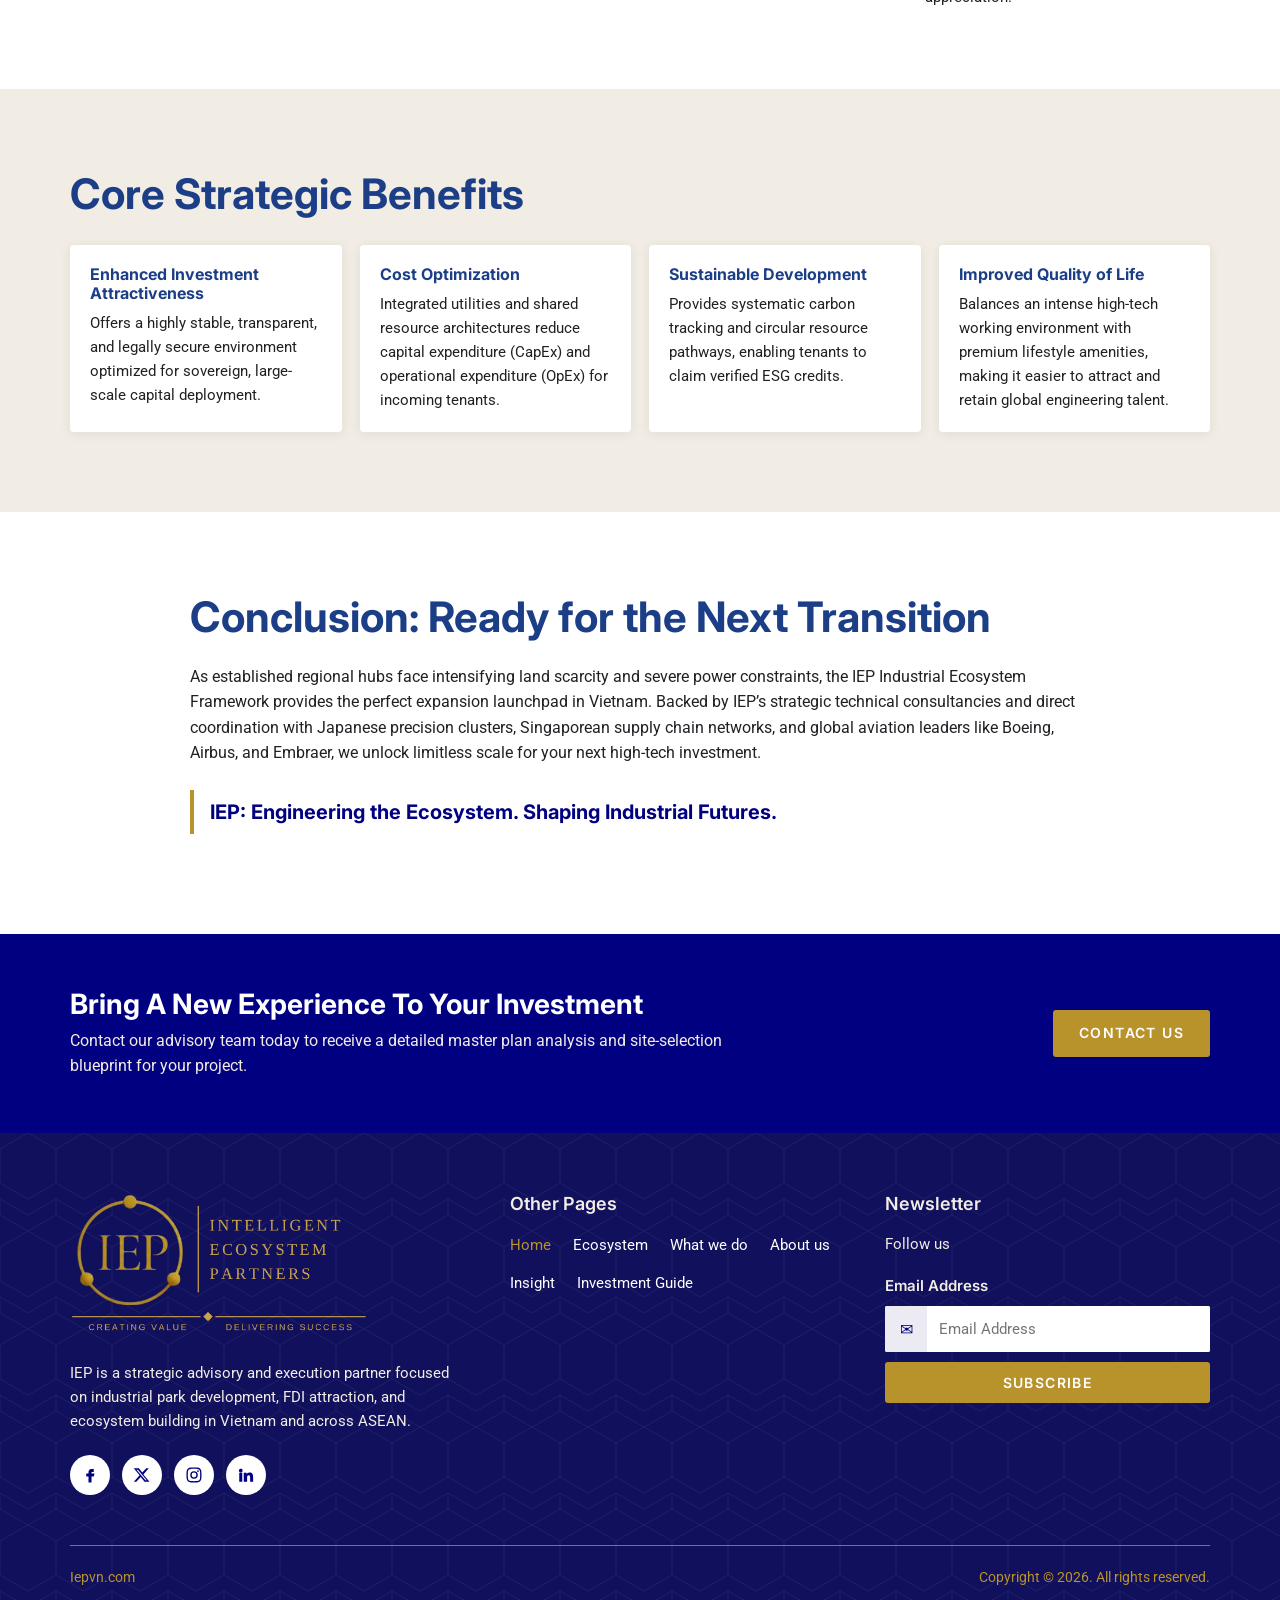
<file: ecosystem/index.html>
<!DOCTYPE html>
<html lang="en">
<head>
<meta charset="utf-8">
<meta name="viewport" content="width=device-width, initial-scale=1">
<title>Industrial Ecosystem – IEPVN</title>
<meta name="description" content="The IEP Industrial Ecosystem Framework: six core pillars, a 4-phase implementation roadmap and core strategic benefits for high-value industrial parks in Vietnam.">
<link rel="canonical" href="https://iepvn.com/ecosystem/">
<meta property="og:type" content="website">
<meta property="og:title" content="Industrial Ecosystem – IEPVN">
<meta property="og:description" content="The IEP Industrial Ecosystem Framework: six core pillars, a 4-phase implementation roadmap and core strategic benefits for high-value industrial parks in Vietnam.">
<meta property="og:url" content="https://iepvn.com/ecosystem/">
<meta property="og:image" content="https://iepvn.com/assets/img/logo-full.png">
<meta name="theme-color" content="#000080">
<meta property="og:site_name" content="IEPVN – Intelligent Ecosystem Partners">
<link rel="icon" type="image/png" href="/assets/img/favicon.png">
<link rel="apple-touch-icon" href="/assets/img/apple-touch-icon.png">
<link rel="preconnect" href="https://fonts.googleapis.com">
<link rel="preconnect" href="https://fonts.gstatic.com" crossorigin>
<link href="https://fonts.googleapis.com/css2?family=Inter:wght@400;500;600;700&family=Roboto:ital,wght@0,400;0,500;0,700;1,400&display=swap" rel="stylesheet">
<link rel="stylesheet" href="/assets/css/style.css?v=1.4.1">

</head>
<body id="top" class="has-chatbot">
<a class="skip-link" href="#main">Skip to content</a>
<header class="site-header">
  <div class="container header-inner">
    <a class="brand" href="/" aria-label="IEPVN – Home">
      <img src="/assets/img/logo-mark.png" alt="IEP logo"  decoding="async" width="84" height="84">
      <span class="brand-text"><strong>INTELLIGENT ECOSYSTEM PARTNERS</strong><span>CREATING VALUE · DELIVERING SUCCESS</span></span>
    </a>
    <button class="nav-toggle" type="button" aria-label="Menu" aria-expanded="false" aria-controls="main-nav"><span></span></button>
    <nav class="main-nav" id="main-nav" aria-label="Main">
      <ul>
        <li><a href="/">Home</a></li><li><a href="/ecosystem/" aria-current="page">Ecosystem</a></li><li class="has-sub"><button class="sub-toggle" type="button" aria-expanded="false">What We Do <svg viewBox="0 0 12 12" aria-hidden="true"><path d="M2 4l4 4 4-4" fill="none" stroke="currentColor" stroke-width="1.6"/></svg></button>
          <ul class="submenu">
            <li><a href="/#foreign-investors">Foreign Investors</a></li>
            <li><a href="/#developers">Developers</a></li>
            <li><a href="/#supply-chains">Supply Chains</a></li>
          </ul></li><li><a href="/#leadership">About Us</a></li><li><a href="/insight/">Insight</a></li><li><a href="/investmentguide/">Investment Guide</a></li><li><a class="btn-outline-light" href="/#contact">Get in touch</a></li>
      </ul>
    </nav>
  </div>
</header>
<main id="main">

<section class="page-hero"><div class="container">
  <ol class="breadcrumb" aria-label="Breadcrumb"><li><a href="/">Home</a></li><li aria-current="page">Ecosystem</li></ol>
  <h1>Industrial Ecosystem</h1>
  <p>Modern · Sustainable · Smart · Connected</p>
</div></section>

<section class="section" id="introduction">
  <div class="container eco-intro">
    <div>
      <h2 class="section-title">Introduction</h2>
      <p>Traditional land-leasing no longer attracts premium MNCs as global supply chains shift to Southeast Asia. High-value sectors like Semiconductors, AI Infrastructure, and Aerospace demand a completely new blueprint.</p>
      <p>The IEP Industrial Ecosystem Framework solves this bottleneck by transitioning isolated factories into a deeply integrated, symbiotic ecosystem. Built on four pillars—Modern, Sustainable, Smart, and Connected—this infrastructure is engineered to:</p>
      <ul class="eco-points">
        <li>Meet strict global ESG mandates.</li>
        <li>Support Vietnam’s Net-Zero 2050 commitment.</li>
        <li>Serve as the operational foundation for the Long Thanh Aerotropolis.</li>
      </ul>
    </div>
    <div><figure class="fw" role="img" aria-label="IEP Industrial Ecosystem Framework: six pillars around IEP and four core benefits">
  <figcaption class="fw-head"><strong>IEP – Industrial Ecosystem Framework</strong><span>Modern – Sustainable – Smart – Connected</span></figcaption>
  <div class="fw-body">
    <div class="fw-wheel">
      <ul class="fw-col"><li class="fw-node fw-l"><span class="fw-ic"><svg viewBox="0 0 24 24" aria-hidden="true"><path d="M2 9a15 15 0 0 1 20 0M5 12.5a10 10 0 0 1 14 0M8.5 16a5 5 0 0 1 7 0" fill="none" stroke="currentColor" stroke-width="2" stroke-linecap="round"/><circle cx="12" cy="19.5" r="1.5" fill="currentColor"/></svg></span><span><strong>Smart Infrastructure</strong><small>IoT, digital management systems, centralized operations</small></span></li><li class="fw-node fw-l"><span class="fw-ic"><svg viewBox="0 0 24 24" aria-hidden="true"><circle cx="12" cy="8" r="3.5" fill="none" stroke="currentColor" stroke-width="2"/><path d="M5 20c0-3.9 3.1-7 7-7s7 3.1 7 7" fill="none" stroke="currentColor" stroke-width="2" stroke-linecap="round"/></svg></span><span><strong>Support Services</strong><small>Customs, legal, financial and consulting services</small></span></li><li class="fw-node fw-l"><span class="fw-ic"><svg viewBox="0 0 24 24" aria-hidden="true"><circle cx="9" cy="8" r="3" fill="none" stroke="currentColor" stroke-width="2"/><circle cx="17" cy="9" r="2.4" fill="none" stroke="currentColor" stroke-width="2"/><path d="M3 20c0-3.3 2.7-6 6-6s6 2.7 6 6M14.5 14.4c3 .1 6.5 1.6 6.5 5.6" fill="none" stroke="currentColor" stroke-width="2" stroke-linecap="round"/></svg></span><span><strong>High-Quality Human Resources</strong><small>Training, skill development and social welfare</small></span></li></ul>
      <div class="fw-core"><img src="/assets/img/logo-mark.png" alt="" width="190" height="194"></div>
      <ul class="fw-col"><li class="fw-node fw-r"><span class="fw-ic"><svg viewBox="0 0 24 24" aria-hidden="true"><path d="M5 19c8 0 14-6 14-15C10 4 5 9 5 15v4zm0 0c2-5 6-8 10-10" fill="none" stroke="currentColor" stroke-width="2" stroke-linecap="round"/></svg></span><span><strong>Green Infrastructure</strong><small>Renewable energy, water and waste treatment</small></span></li><li class="fw-node fw-r"><span class="fw-ic"><svg viewBox="0 0 24 24" aria-hidden="true"><circle cx="12" cy="12" r="3.2" fill="none" stroke="currentColor" stroke-width="2"/><path d="M12 2v3M12 19v3M2 12h3M19 12h3M4.9 4.9l2.1 2.1M17 17l2.1 2.1M4.9 19.1 7 17M17 7l2.1-2.1" stroke="currentColor" stroke-width="2" stroke-linecap="round"/></svg></span><span><strong>Business Ecosystem</strong><small>Supply chain connectivity, collaboration and growth</small></span></li><li class="fw-node fw-r"><span class="fw-ic"><svg viewBox="0 0 24 24" aria-hidden="true"><path d="M3 11 12 4l9 7v9h-6v-6H9v6H3z" fill="none" stroke="currentColor" stroke-width="2" stroke-linejoin="round"/></svg></span><span><strong>Amenities & Lifestyle</strong><small>Housing, healthcare, education, commerce and sports</small></span></li></ul>
    </div>
    <div class="fw-ben"><h4>Core Benefits</h4><ul><li><span class="fw-ic"><svg viewBox="0 0 24 24" aria-hidden="true"><path d="M4 20V10M10 20V4M16 20v-7M22 20H2" fill="none" stroke="currentColor" stroke-width="2" stroke-linecap="round"/></svg></span><span><strong>Enhanced Investment Attractiveness</strong><small>A stable, transparent and investor-friendly environment</small></span></li><li><span class="fw-ic"><svg viewBox="0 0 24 24" aria-hidden="true"><path d="M12 2v20M17 6.5c-1-1.5-3-2.5-5-2.5-2.8 0-5 1.6-5 3.8 0 5 10 2.6 10 7.6 0 2.2-2.2 3.6-5 3.6-2.2 0-4.2-1-5.2-2.6" fill="none" stroke="currentColor" stroke-width="2" stroke-linecap="round"/></svg></span><span><strong>Cost Optimization</strong><small>Integrated infrastructure, bundled services and efficient operations</small></span></li><li><span class="fw-ic"><svg viewBox="0 0 24 24" aria-hidden="true"><circle cx="12" cy="12" r="9" fill="none" stroke="currentColor" stroke-width="2"/><path d="M3 12h18M12 3c3 3.5 3 14.5 0 18M12 3c-3 3.5-3 14.5 0 18" fill="none" stroke="currentColor" stroke-width="2"/></svg></span><span><strong>Sustainable Development</strong><small>Reduced emissions and efficient resource utilization</small></span></li><li><span class="fw-ic"><svg viewBox="0 0 24 24" aria-hidden="true"><path d="M12 20s-8-5.2-8-11a4.5 4.5 0 0 1 8-2.8A4.5 4.5 0 0 1 20 9c0 5.8-8 11-8 11z" fill="none" stroke="currentColor" stroke-width="2" stroke-linejoin="round"/></svg></span><span><strong>Improved Quality of Life</strong><small>A better living environment to attract and retain talent</small></span></li></ul></div>
  </div>
</figure></div>
  </div>
</section>

<section class="section bg-cream" id="core-pillars">
  <div class="container">
    <h2 class="section-title">The Core Pillars</h2>
    <p class="section-lead">The IEP framework operates across six integrated axes designed to eliminate operational friction, optimize supply chains, and build long-term talent density:</p>
    <div class="pillars"><article class="pillar"><span class="no">01</span><h3>Green Infrastructure</h3><p class="sub">The Net-Zero 2050 Standard</p>
  <dl><dt>The Architecture</dt><dd>Integrating clean renewable energy grids backed by Direct Power Purchase Agreements (DPPA), advanced zero-emission industrial water recycling, and circular waste management.</dd><dt>Investor Value</dt><dd>Delivers a verifiable, carbon-compliant operating environment that satisfies global corporate ESG audits, allowing aerospace and semiconductor giants (e.g., Airbus, Boeing) to maintain clean global supply chains.</dd></dl></article><article class="pillar"><span class="no">02</span><h3>Smart Infrastructure</h3><p class="sub">Built for Advanced Fabs &amp; AI Datacenters</p>
  <dl><dt>The Architecture</dt><dd>Powered by Internet of Things (IoT) monitoring, digital management systems, and centralized operations. Features smart, dual-loop redundant power grids engineered for absolute zero-voltage-sag resilience.</dd><dt>Investor Value</dt><dd>Meets the uncompromising technical tolerances required by energy-intensive AI server farms and precision semiconductor cleanrooms.</dd></dl></article><article class="pillar"><span class="no">03</span><h3>Business Ecosystem</h3><p class="sub">Vertical Industry Clustering</p>
  <dl><dt>The Architecture</dt><dd>Rejecting fragmented investment promotion in favor of Vertical Clustering (modeled after Hsinchu and Aichi). When an OEM “Anchor Tenant” enters the zone, IEP co-locates pre-certified Tier-1 and Tier-2 suppliers within the immediate perimeter.</dd><dt>Investor Value</dt><dd>Minimizes total cost of ownership (TCO), reduces internal transit times to minutes, eradicates logistical friction, and elevates high-tech domestic localization past 40%.</dd></dl></article><article class="pillar"><span class="no">04</span><h3>Amenities &amp; Lifestyle</h3><p class="sub">Retaining Elite International Talent</p>
  <dl><dt>The Architecture</dt><dd>Merging a high-tech industrial zone with premium mixed-use urban habitats, featuring modern residential zones, international schools, healthcare facilities, and commercial/sports centers.</dd><dt>Investor Value</dt><dd>Creates an attractive, high-quality living environment, serving as the ultimate tool to retain elite global executives, engineers, and their families long-term.</dd></dl></article><article class="pillar"><span class="no">05</span><h3>High-Quality Human Resources</h3><p class="sub">The “Campus-in-Park” Solution</p>
  <dl><dt>The Architecture</dt><dd>Operationalizing Resolution 57-NQ/TW and Decision 1017/QD-TTg, IEP directly embeds university satellite campuses and shared R&amp;D cleanrooms (such as the Vietnam Aviation Academy and Lac Hong University partnered with Arizona State University – ASU) within the park matrix.</dd><dt>Investor Value</dt><dd>Establishes a localized talent loop where engineering cohorts train on active production lines, directly feeding the tenant’s workforce pipeline and supporting the nation’s 50,000-engineer target.</dd></dl></article><article class="pillar"><span class="no">06</span><h3>Support Services</h3><p class="sub">Frictionless Onboarding</p>
  <dl><dt>The Architecture</dt><dd>Providing a seamless, one-stop-shop service matrix encompassing expedited custom-bonded clearance, legal and financial consultancies, and specialized international manufacturing certifications (e.g., AS9100 for aerospace).</dd><dt>Investor Value</dt><dd>Eliminates administrative and regulatory delays, dramatically accelerating Time-to-Market (TTM) for global product rollouts.</dd></dl></article></div>
  </div>
</section>

<section class="section" id="roadmap">
  <div class="container">
    <h2 class="section-title">The 4-Phase Implementation Roadmap</h2>
    <p class="section-lead">To translate this framework from a blueprint into a functional high-tech zone, IEP enforces a strict, four-stage development lifecycle:</p>
    <div class="roadmap"><div class="step"><span class="dot">01</span><h3>Planning &amp; Design</h3><p>Establishing a comprehensive, synchronized master plan that embeds smart-green criteria and optimized layout configurations from day one.</p></div><div class="step"><span class="dot">02</span><h3>Infrastructure Investment</h3><p>Deploying next-generation technical utilities, smart grids, and multimodal logistics connections (linking air, deep-sea ports, and expressways).</p></div><div class="step"><span class="dot">03</span><h3>Ecosystem Development</h3><p>Anchoring the industry’s primary OEM giants while expanding integrated urban amenities, supply chain networks, and academic accelerators.</p></div><div class="step"><span class="dot">04</span><h3>Smart Operations</h3><p>Fully digitizing the industrial matrix via Digital Twin and IoT architectures to continuously optimize resource yields, monitor carbon footprints, and guarantee sustainable long-term asset appreciation.</p></div></div>
  </div>
</section>

<section class="section bg-cream" id="benefits">
  <div class="container">
    <h2 class="section-title">Core Strategic Benefits</h2>
    <div class="benefits"><article class="benefit"><h3>Enhanced Investment Attractiveness</h3><p>Offers a highly stable, transparent, and legally secure environment optimized for sovereign, large-scale capital deployment.</p></article><article class="benefit"><h3>Cost Optimization</h3><p>Integrated utilities and shared resource architectures reduce capital expenditure (CapEx) and operational expenditure (OpEx) for incoming tenants.</p></article><article class="benefit"><h3>Sustainable Development</h3><p>Provides systematic carbon tracking and circular resource pathways, enabling tenants to claim verified ESG credits.</p></article><article class="benefit"><h3>Improved Quality of Life</h3><p>Balances an intense high-tech working environment with premium lifestyle amenities, making it easier to attract and retain global engineering talent.</p></article></div>
  </div>
</section>

<section class="section" id="conclusion">
  <div class="container conclusion">
    <h2 class="section-title">Conclusion: Ready for the Next Transition</h2>
    <p>As established regional hubs face intensifying land scarcity and severe power constraints, the IEP Industrial Ecosystem Framework provides the perfect expansion launchpad in Vietnam. Backed by IEP’s strategic technical consultancies and direct coordination with Japanese precision clusters, Singaporean supply chain networks, and global aviation leaders like Boeing, Airbus, and Embraer, we unlock limitless scale for your next high-tech investment.</p>
    <p class="tagline-band">IEP: Engineering the Ecosystem. Shaping Industrial Futures.</p>
  </div>
</section>

<section class="cta-band"><div class="container">
  <div><h2>Bring A New Experience To Your Investment</h2><p>Contact our advisory team today to receive a detailed master plan analysis and site-selection blueprint for your project.</p></div>
  <a class="btn btn-gold" href="/#contact">Contact Us</a>
</div></section>

</main>
<footer class="site-footer">
  <div class="container footer-grid">
    <div>
      <img src="/assets/img/logo-full.png" alt="IEP – Intelligent Ecosystem Partners · Creating Value · Delivering Success" class="footer-logo"  decoding="async">
      <p>IEP is a strategic advisory and execution partner focused on industrial park development, FDI attraction, and ecosystem building in Vietnam and across ASEAN.</p>
      <div class="social"><a href="#" data-todo="social-link" aria-label="Facebook"><svg viewBox="0 0 24 24" aria-hidden="true"><path d="M14 8h3V4h-3c-2.8 0-4 1.7-4 4.3V10H7v4h3v8h4v-8h3l1-4h-4V8.6c0-.4.3-.6.6-.6z"/></svg></a><a href="#" data-todo="social-link" aria-label="Twitter / X"><svg viewBox="0 0 24 24" aria-hidden="true"><path d="M17.7 3H21l-7.2 8.2L22 21h-6.6l-5.1-6.3L4.4 21H1.1l7.7-8.8L1 3h6.8l4.6 5.8L17.7 3zm-1.2 16h1.8L6.6 4.9H4.7L16.5 19z"/></svg></a><a href="#" data-todo="social-link" aria-label="Instagram"><svg viewBox="0 0 24 24" aria-hidden="true"><path d="M12 7a5 5 0 100 10 5 5 0 000-10zm0 8.2a3.2 3.2 0 110-6.4 3.2 3.2 0 010 6.4zM17.3 5.5a1.2 1.2 0 100 2.4 1.2 1.2 0 000-2.4zM12 2c-2.7 0-3 0-4.1.1C4.3 2.3 2.3 4.3 2.1 7.9 2 9 2 9.3 2 12s0 3 .1 4.1c.2 3.6 2.2 5.6 5.8 5.8 1.1.1 1.4.1 4.1.1s3 0 4.1-.1c3.6-.2 5.6-2.2 5.8-5.8.1-1.1.1-1.4.1-4.1s0-3-.1-4.1c-.2-3.6-2.2-5.6-5.8-5.8C15 2 14.7 2 12 2zm0 1.8c2.7 0 3 0 4 .1 2.7.1 4 1.4 4.1 4.1.1 1 .1 1.3.1 4s0 3-.1 4c-.1 2.7-1.4 4-4.1 4.1-1 .1-1.3.1-4 .1s-3 0-4-.1C5.3 20 4 18.7 3.9 16c-.1-1-.1-1.3-.1-4s0-3 .1-4C4 5.3 5.3 4 8 3.9c1-.1 1.3-.1 4-.1z"/></svg></a><a href="#" data-todo="social-link" aria-label="LinkedIn"><svg viewBox="0 0 24 24" aria-hidden="true"><path d="M4.98 3.5a2.5 2.5 0 11.02 5 2.5 2.5 0 01-.02-5zM3 9h4v12H3zM9 9h3.8v1.7h.1c.5-1 1.8-2 3.8-2 4 0 4.8 2.6 4.8 6V21h-4v-5.6c0-1.3 0-3-1.9-3s-2.1 1.4-2.1 2.9V21H9z"/></svg></a></div>
    </div>
    <div>
      <h2>Other Pages</h2>
      <ul class="footer-links">
        <li><a class="gold" href="/">Home</a></li>
        <li><a href="/ecosystem/">Ecosystem</a></li>
        <li><a href="/#what-we-do">What we do</a></li>
        <li><a href="/#leadership">About us</a></li>
        <li><a href="/insight/">Insight</a></li>
        <li><a href="/investmentguide/">Investment Guide</a></li>
      </ul>
    </div>
    <div>
      <h2>Newsletter</h2>
      <p>Follow us</p>
      <form class="newsletter" action="/api/contact" method="post" data-newsletter>
        <input type="hidden" name="type" value="newsletter">
        <label for="nl-email">Email Address</label>
        <div class="input"><span aria-hidden="true">✉</span><input id="nl-email" type="email" name="email" placeholder="Email Address" required></div>
        <button class="btn btn-gold" type="submit">Subscribe</button>
      </form>
    </div>
  </div>
  <div class="container footer-bottom">
    <span>Iepvn.com</span>
    <span>Copyright © <span id="year">2026</span>. All rights reserved.</span>
  </div>
</footer>
<a class="to-top" href="#top" aria-label="Scroll to top">↑</a>
<script src="/assets/js/main.js?v=1.4.1" defer></script>
<!-- IEP Assistant (chatbot 4 trợ lý trên Cloudflare Worker: chat.iepvn.com) -->
<script src="https://chat.iepvn.com/chat/widget.js" defer></script>
</body>
</html>
</file>
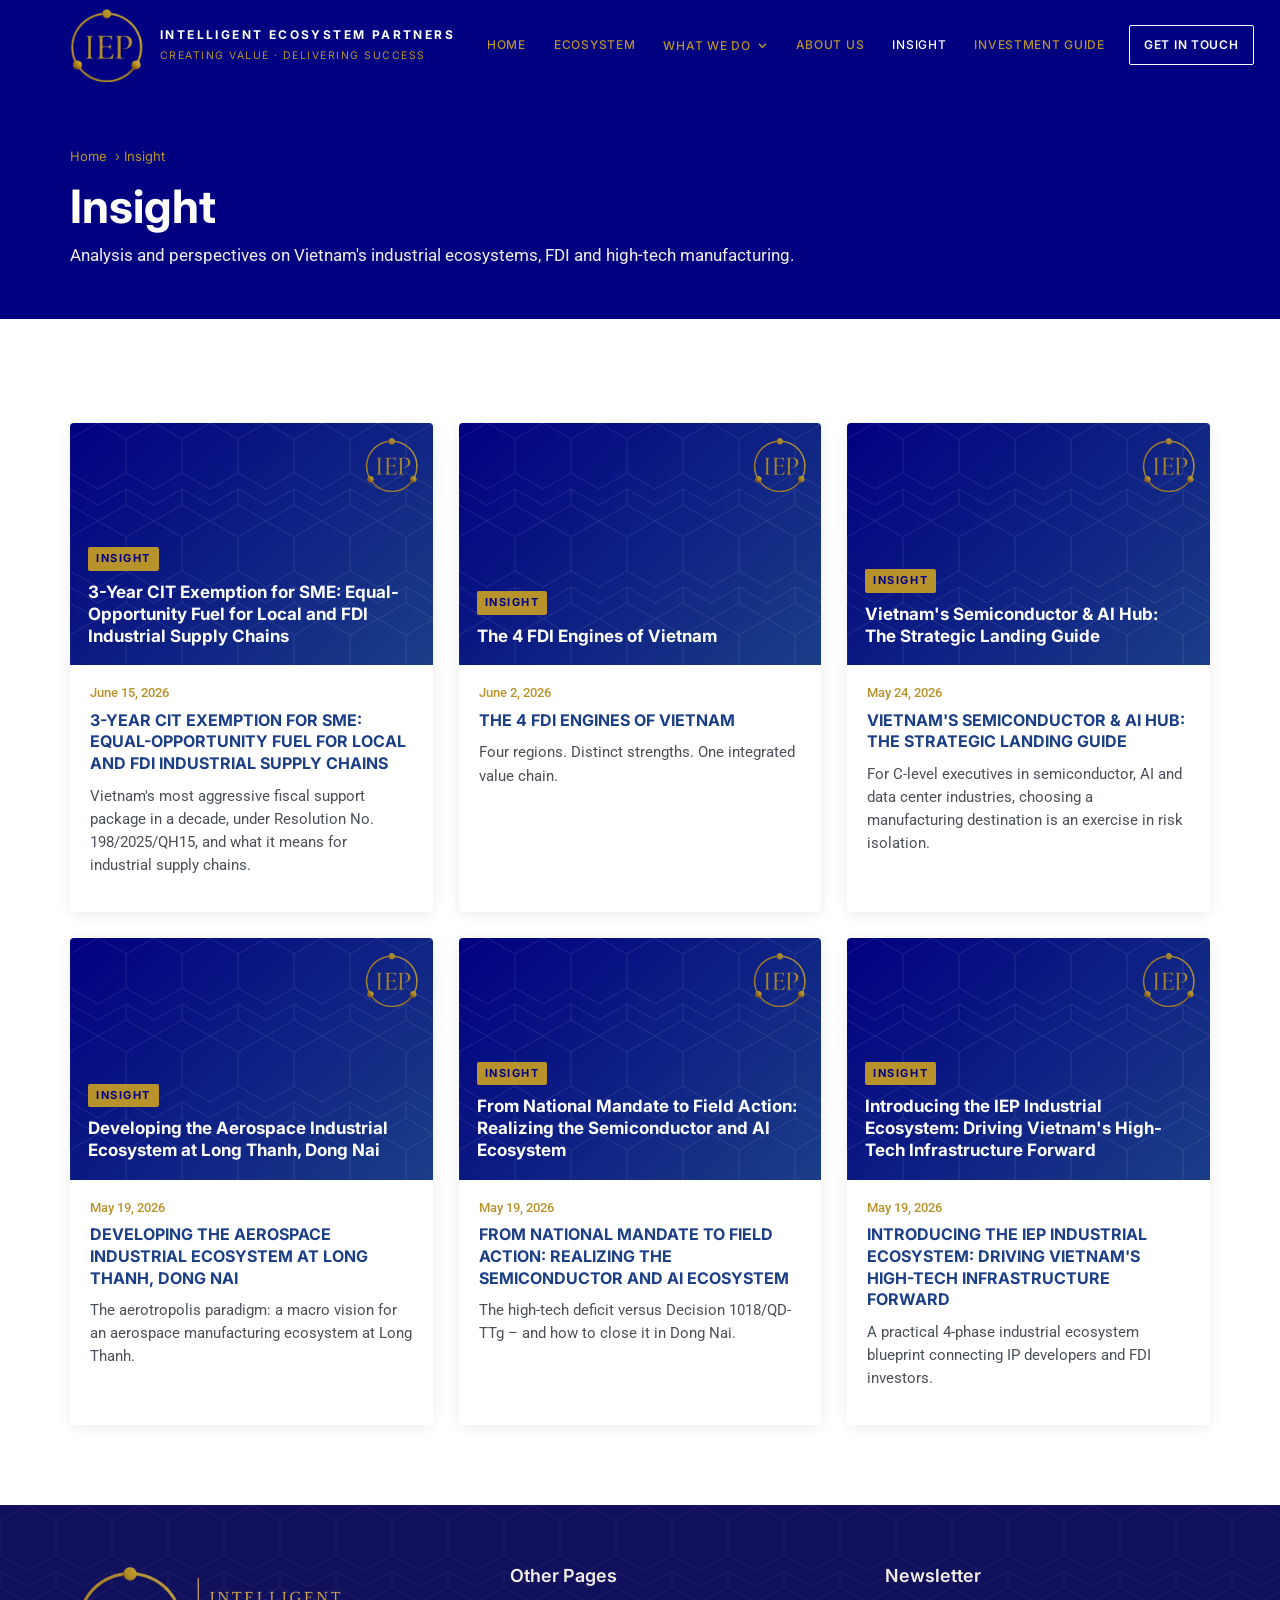
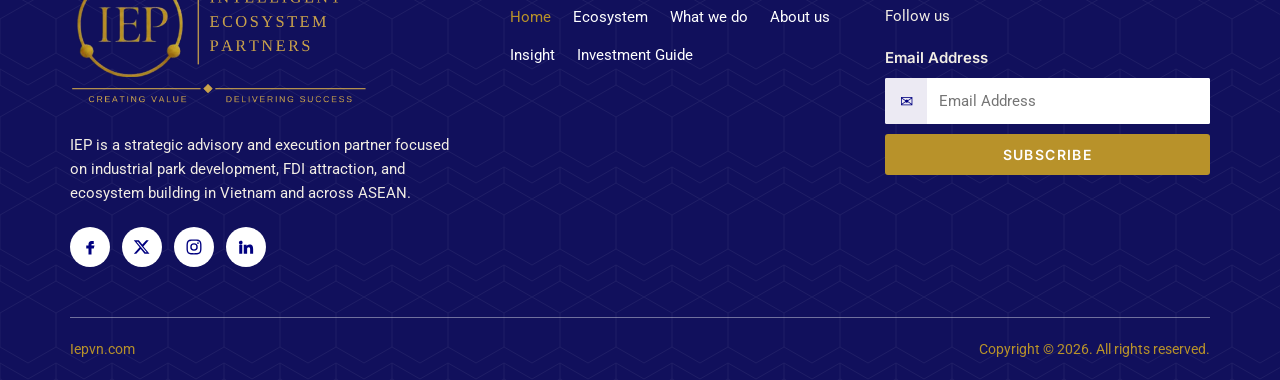
<file: insight/index.html>
<!DOCTYPE html>
<html lang="en">
<head>
<meta charset="utf-8">
<meta name="viewport" content="width=device-width, initial-scale=1">
<title>Insight – IEPVN</title>
<meta name="description" content="IEP insights on Vietnam&#x27;s FDI, semiconductor, AI and industrial ecosystem development.">
<link rel="canonical" href="https://iepvn.com/insight/">
<meta property="og:type" content="website">
<meta property="og:title" content="Insight – IEPVN">
<meta property="og:description" content="IEP insights on Vietnam&#x27;s FDI, semiconductor, AI and industrial ecosystem development.">
<meta property="og:url" content="https://iepvn.com/insight/">
<meta property="og:image" content="https://iepvn.com/assets/img/logo-full.png">
<meta name="theme-color" content="#000080">
<meta property="og:site_name" content="IEPVN – Intelligent Ecosystem Partners">
<link rel="icon" type="image/png" href="/assets/img/favicon.png">
<link rel="apple-touch-icon" href="/assets/img/apple-touch-icon.png">
<link rel="preconnect" href="https://fonts.googleapis.com">
<link rel="preconnect" href="https://fonts.gstatic.com" crossorigin>
<link href="https://fonts.googleapis.com/css2?family=Inter:wght@400;500;600;700&family=Roboto:ital,wght@0,400;0,500;0,700;1,400&display=swap" rel="stylesheet">
<link rel="stylesheet" href="/assets/css/style.css?v=1.4.1">

</head>
<body id="top" class="has-chatbot">
<a class="skip-link" href="#main">Skip to content</a>
<header class="site-header">
  <div class="container header-inner">
    <a class="brand" href="/" aria-label="IEPVN – Home">
      <img src="/assets/img/logo-mark.png" alt="IEP logo"  decoding="async" width="84" height="84">
      <span class="brand-text"><strong>INTELLIGENT ECOSYSTEM PARTNERS</strong><span>CREATING VALUE · DELIVERING SUCCESS</span></span>
    </a>
    <button class="nav-toggle" type="button" aria-label="Menu" aria-expanded="false" aria-controls="main-nav"><span></span></button>
    <nav class="main-nav" id="main-nav" aria-label="Main">
      <ul>
        <li><a href="/">Home</a></li><li><a href="/ecosystem/">Ecosystem</a></li><li class="has-sub"><button class="sub-toggle" type="button" aria-expanded="false">What We Do <svg viewBox="0 0 12 12" aria-hidden="true"><path d="M2 4l4 4 4-4" fill="none" stroke="currentColor" stroke-width="1.6"/></svg></button>
          <ul class="submenu">
            <li><a href="/#foreign-investors">Foreign Investors</a></li>
            <li><a href="/#developers">Developers</a></li>
            <li><a href="/#supply-chains">Supply Chains</a></li>
          </ul></li><li><a href="/#leadership">About Us</a></li><li><a href="/insight/" aria-current="page">Insight</a></li><li><a href="/investmentguide/">Investment Guide</a></li><li><a class="btn-outline-light" href="/#contact">Get in touch</a></li>
      </ul>
    </nav>
  </div>
</header>
<main id="main">

<section class="page-hero"><div class="container">
  <div class="breadcrumb"><a href="/">Home</a> › Insight</div>
  <h1>Insight</h1>
  <p>Analysis and perspectives on Vietnam's industrial ecosystems, FDI and high-tech manufacturing.</p>
</div></section>
<section class="section section-soft"><div class="container"><div class="post-grid"><article class="post-card reveal"><span class="thumb"><span class="cover"><span class="cover-tag">Insight</span><span class="cover-title">3-Year CIT Exemption for SME: Equal-Opportunity Fuel for Local and FDI Industrial Supply Chains</span><img src="/assets/img/logo-mark.png" alt="" class="cover-mark" width="190" height="194"></span></span>
 <div class="body"><time datetime="2026-06-15">June 15, 2026</time><h3>3-Year CIT Exemption for SME: Equal-Opportunity Fuel for Local and FDI Industrial Supply Chains</h3><p>Vietnam&#x27;s most aggressive fiscal support package in a decade, under Resolution No. 198/2025/QH15, and what it means for industrial supply chains.</p></div></article><article class="post-card reveal"><span class="thumb"><span class="cover"><span class="cover-tag">Insight</span><span class="cover-title">The 4 FDI Engines of Vietnam</span><img src="/assets/img/logo-mark.png" alt="" class="cover-mark" width="190" height="194"></span></span>
 <div class="body"><time datetime="2026-06-02">June 2, 2026</time><h3>The 4 FDI Engines of Vietnam</h3><p>Four regions. Distinct strengths. One integrated value chain.</p></div></article><article class="post-card reveal"><span class="thumb"><span class="cover"><span class="cover-tag">Insight</span><span class="cover-title">Vietnam&#x27;s Semiconductor &amp; AI Hub: The Strategic Landing Guide</span><img src="/assets/img/logo-mark.png" alt="" class="cover-mark" width="190" height="194"></span></span>
 <div class="body"><time datetime="2026-05-24">May 24, 2026</time><h3>Vietnam&#x27;s Semiconductor &amp; AI Hub: The Strategic Landing Guide</h3><p>For C-level executives in semiconductor, AI and data center industries, choosing a manufacturing destination is an exercise in risk isolation.</p></div></article><article class="post-card reveal"><span class="thumb"><span class="cover"><span class="cover-tag">Insight</span><span class="cover-title">Developing the Aerospace Industrial Ecosystem at Long Thanh, Dong Nai</span><img src="/assets/img/logo-mark.png" alt="" class="cover-mark" width="190" height="194"></span></span>
 <div class="body"><time datetime="2026-05-19">May 19, 2026</time><h3>Developing the Aerospace Industrial Ecosystem at Long Thanh, Dong Nai</h3><p>The aerotropolis paradigm: a macro vision for an aerospace manufacturing ecosystem at Long Thanh.</p></div></article><article class="post-card reveal"><span class="thumb"><span class="cover"><span class="cover-tag">Insight</span><span class="cover-title">From National Mandate to Field Action: Realizing the Semiconductor and AI Ecosystem</span><img src="/assets/img/logo-mark.png" alt="" class="cover-mark" width="190" height="194"></span></span>
 <div class="body"><time datetime="2026-05-19">May 19, 2026</time><h3>From National Mandate to Field Action: Realizing the Semiconductor and AI Ecosystem</h3><p>The high-tech deficit versus Decision 1018/QD-TTg – and how to close it in Dong Nai.</p></div></article><article class="post-card reveal"><span class="thumb"><span class="cover"><span class="cover-tag">Insight</span><span class="cover-title">Introducing the IEP Industrial Ecosystem: Driving Vietnam&#x27;s High-Tech Infrastructure Forward</span><img src="/assets/img/logo-mark.png" alt="" class="cover-mark" width="190" height="194"></span></span>
 <div class="body"><time datetime="2026-05-19">May 19, 2026</time><h3>Introducing the IEP Industrial Ecosystem: Driving Vietnam&#x27;s High-Tech Infrastructure Forward</h3><p>A practical 4-phase industrial ecosystem blueprint connecting IP developers and FDI investors.</p></div></article></div></div></section>

</main>
<footer class="site-footer">
  <div class="container footer-grid">
    <div>
      <img src="/assets/img/logo-full.png" alt="IEP – Intelligent Ecosystem Partners · Creating Value · Delivering Success" class="footer-logo"  decoding="async">
      <p>IEP is a strategic advisory and execution partner focused on industrial park development, FDI attraction, and ecosystem building in Vietnam and across ASEAN.</p>
      <div class="social"><a href="#" data-todo="social-link" aria-label="Facebook"><svg viewBox="0 0 24 24" aria-hidden="true"><path d="M14 8h3V4h-3c-2.8 0-4 1.7-4 4.3V10H7v4h3v8h4v-8h3l1-4h-4V8.6c0-.4.3-.6.6-.6z"/></svg></a><a href="#" data-todo="social-link" aria-label="Twitter / X"><svg viewBox="0 0 24 24" aria-hidden="true"><path d="M17.7 3H21l-7.2 8.2L22 21h-6.6l-5.1-6.3L4.4 21H1.1l7.7-8.8L1 3h6.8l4.6 5.8L17.7 3zm-1.2 16h1.8L6.6 4.9H4.7L16.5 19z"/></svg></a><a href="#" data-todo="social-link" aria-label="Instagram"><svg viewBox="0 0 24 24" aria-hidden="true"><path d="M12 7a5 5 0 100 10 5 5 0 000-10zm0 8.2a3.2 3.2 0 110-6.4 3.2 3.2 0 010 6.4zM17.3 5.5a1.2 1.2 0 100 2.4 1.2 1.2 0 000-2.4zM12 2c-2.7 0-3 0-4.1.1C4.3 2.3 2.3 4.3 2.1 7.9 2 9 2 9.3 2 12s0 3 .1 4.1c.2 3.6 2.2 5.6 5.8 5.8 1.1.1 1.4.1 4.1.1s3 0 4.1-.1c3.6-.2 5.6-2.2 5.8-5.8.1-1.1.1-1.4.1-4.1s0-3-.1-4.1c-.2-3.6-2.2-5.6-5.8-5.8C15 2 14.7 2 12 2zm0 1.8c2.7 0 3 0 4 .1 2.7.1 4 1.4 4.1 4.1.1 1 .1 1.3.1 4s0 3-.1 4c-.1 2.7-1.4 4-4.1 4.1-1 .1-1.3.1-4 .1s-3 0-4-.1C5.3 20 4 18.7 3.9 16c-.1-1-.1-1.3-.1-4s0-3 .1-4C4 5.3 5.3 4 8 3.9c1-.1 1.3-.1 4-.1z"/></svg></a><a href="#" data-todo="social-link" aria-label="LinkedIn"><svg viewBox="0 0 24 24" aria-hidden="true"><path d="M4.98 3.5a2.5 2.5 0 11.02 5 2.5 2.5 0 01-.02-5zM3 9h4v12H3zM9 9h3.8v1.7h.1c.5-1 1.8-2 3.8-2 4 0 4.8 2.6 4.8 6V21h-4v-5.6c0-1.3 0-3-1.9-3s-2.1 1.4-2.1 2.9V21H9z"/></svg></a></div>
    </div>
    <div>
      <h2>Other Pages</h2>
      <ul class="footer-links">
        <li><a class="gold" href="/">Home</a></li>
        <li><a href="/ecosystem/">Ecosystem</a></li>
        <li><a href="/#what-we-do">What we do</a></li>
        <li><a href="/#leadership">About us</a></li>
        <li><a href="/insight/">Insight</a></li>
        <li><a href="/investmentguide/">Investment Guide</a></li>
      </ul>
    </div>
    <div>
      <h2>Newsletter</h2>
      <p>Follow us</p>
      <form class="newsletter" action="/api/contact" method="post" data-newsletter>
        <input type="hidden" name="type" value="newsletter">
        <label for="nl-email">Email Address</label>
        <div class="input"><span aria-hidden="true">✉</span><input id="nl-email" type="email" name="email" placeholder="Email Address" required></div>
        <button class="btn btn-gold" type="submit">Subscribe</button>
      </form>
    </div>
  </div>
  <div class="container footer-bottom">
    <span>Iepvn.com</span>
    <span>Copyright © <span id="year">2026</span>. All rights reserved.</span>
  </div>
</footer>
<a class="to-top" href="#top" aria-label="Scroll to top">↑</a>
<script src="/assets/js/main.js?v=1.4.1" defer></script>
<!-- IEP Assistant (chatbot 4 trợ lý trên Cloudflare Worker: chat.iepvn.com) -->
<script src="https://chat.iepvn.com/chat/widget.js" defer></script>
</body>
</html>
</file>
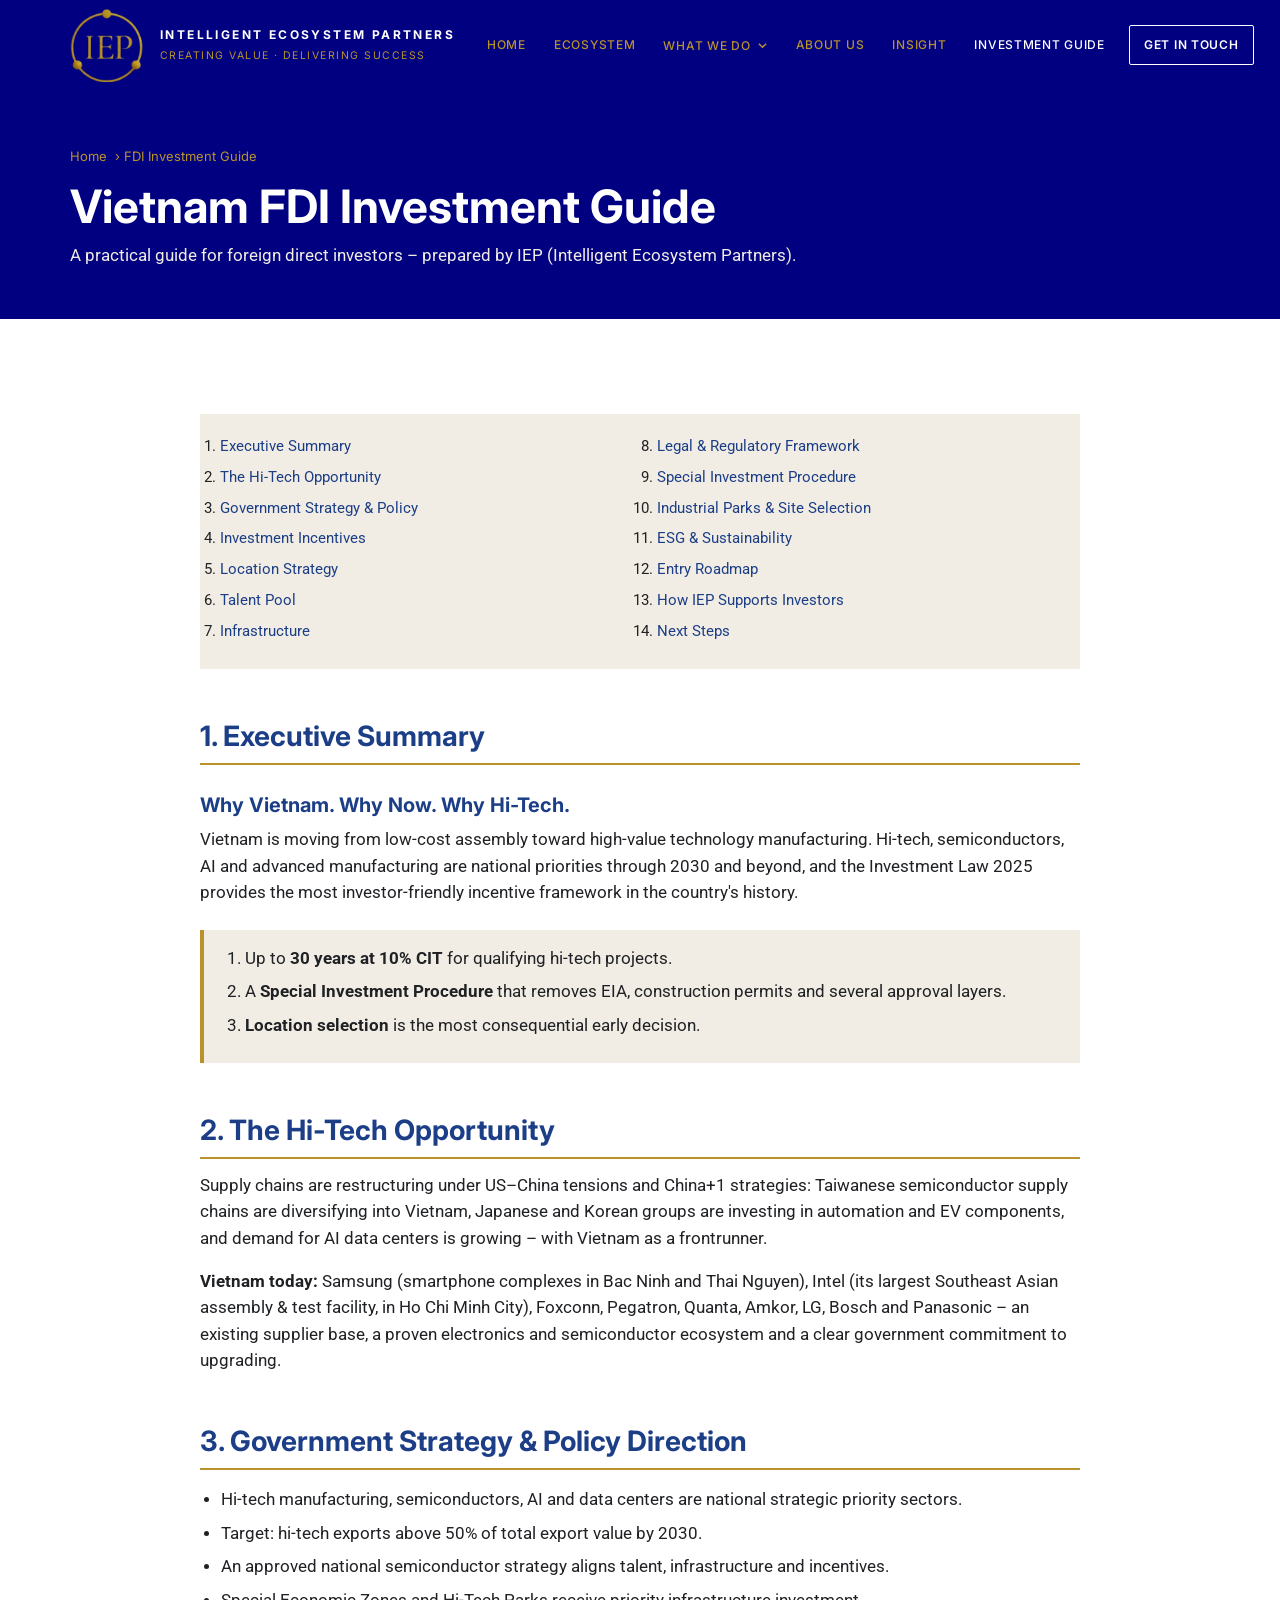
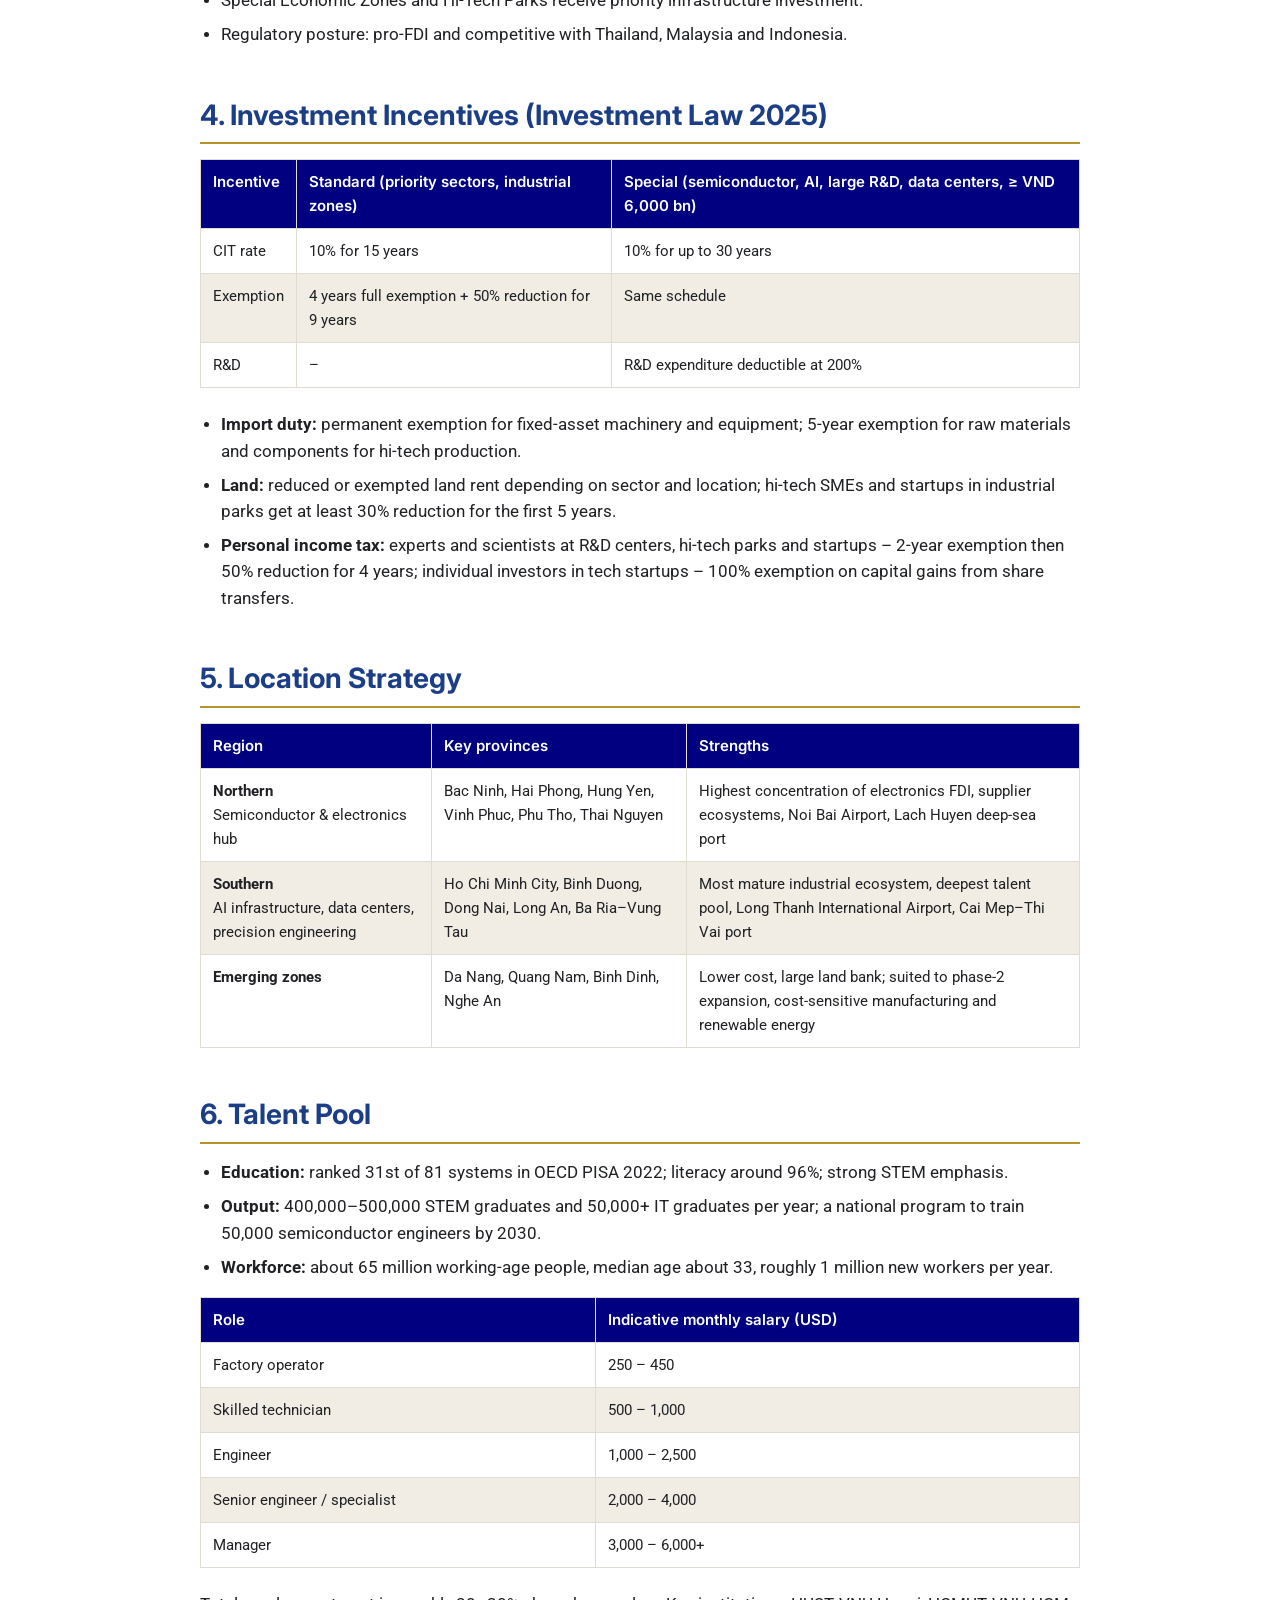
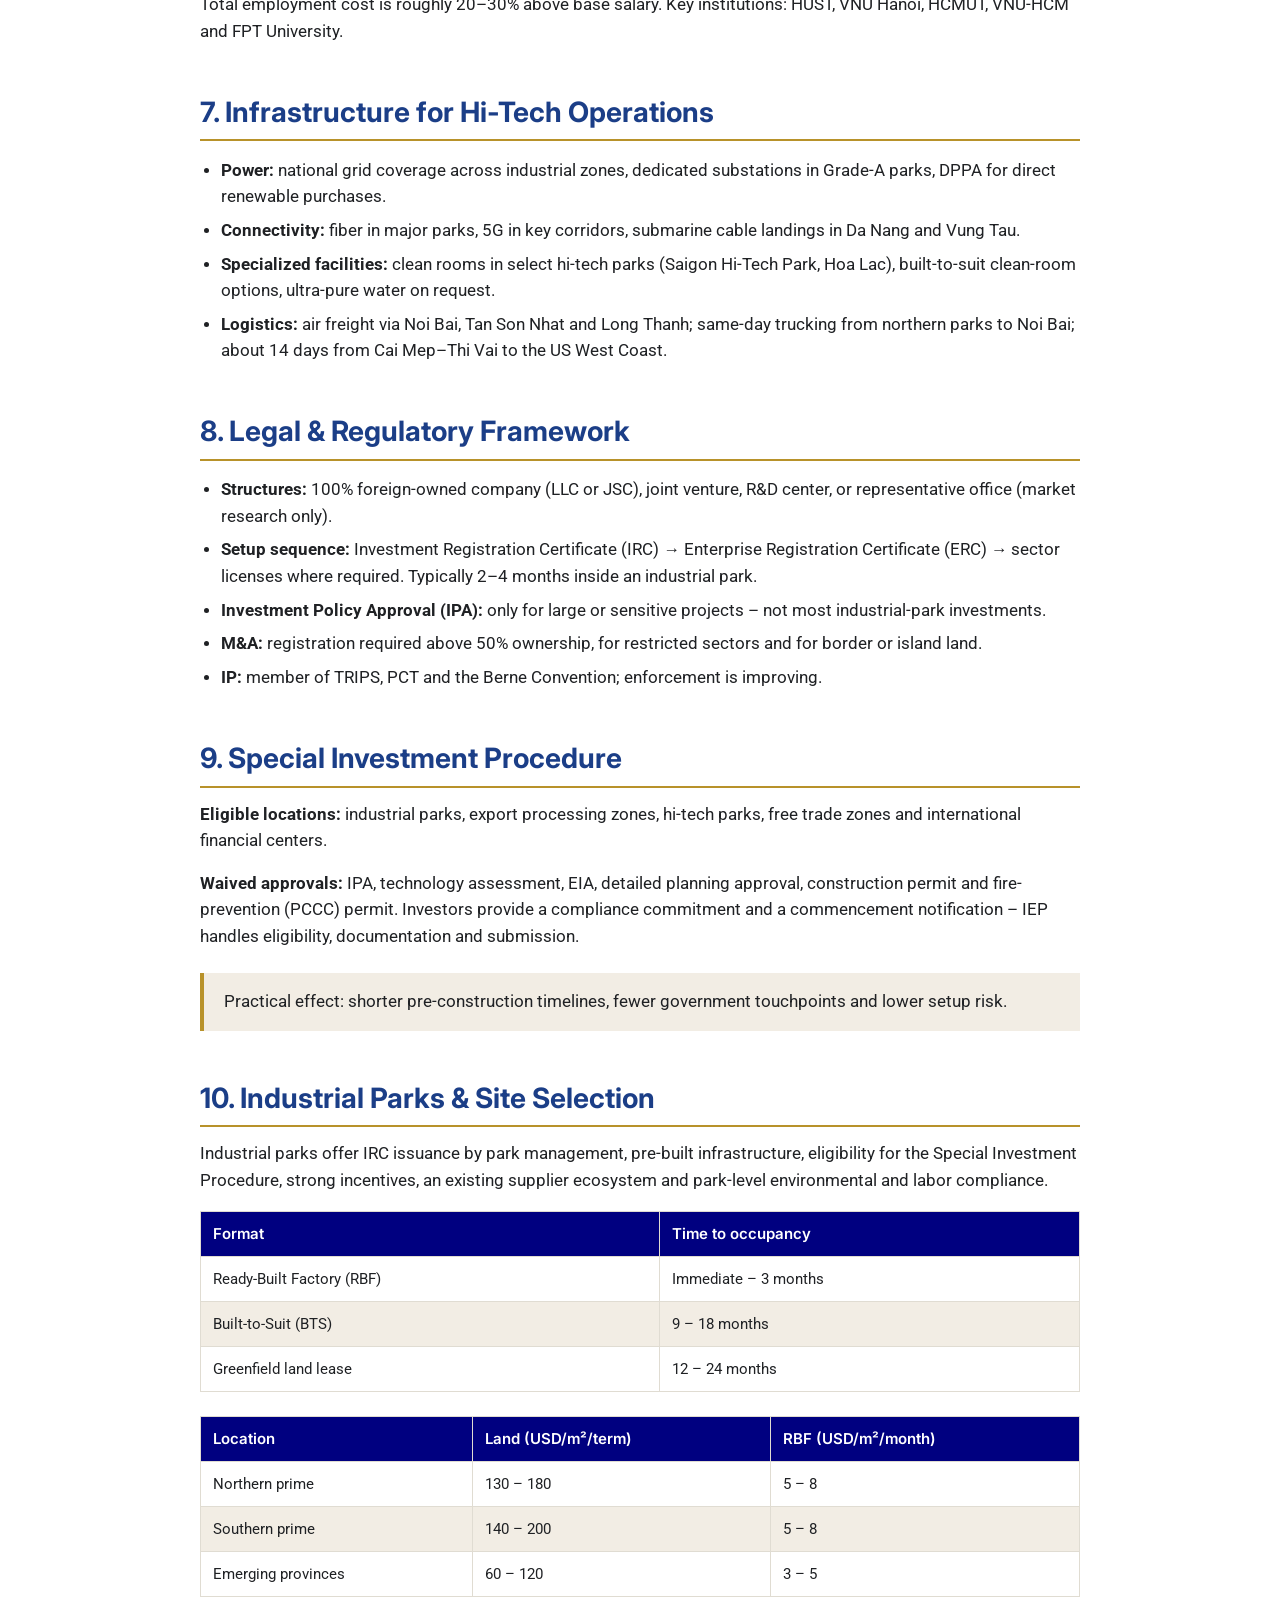
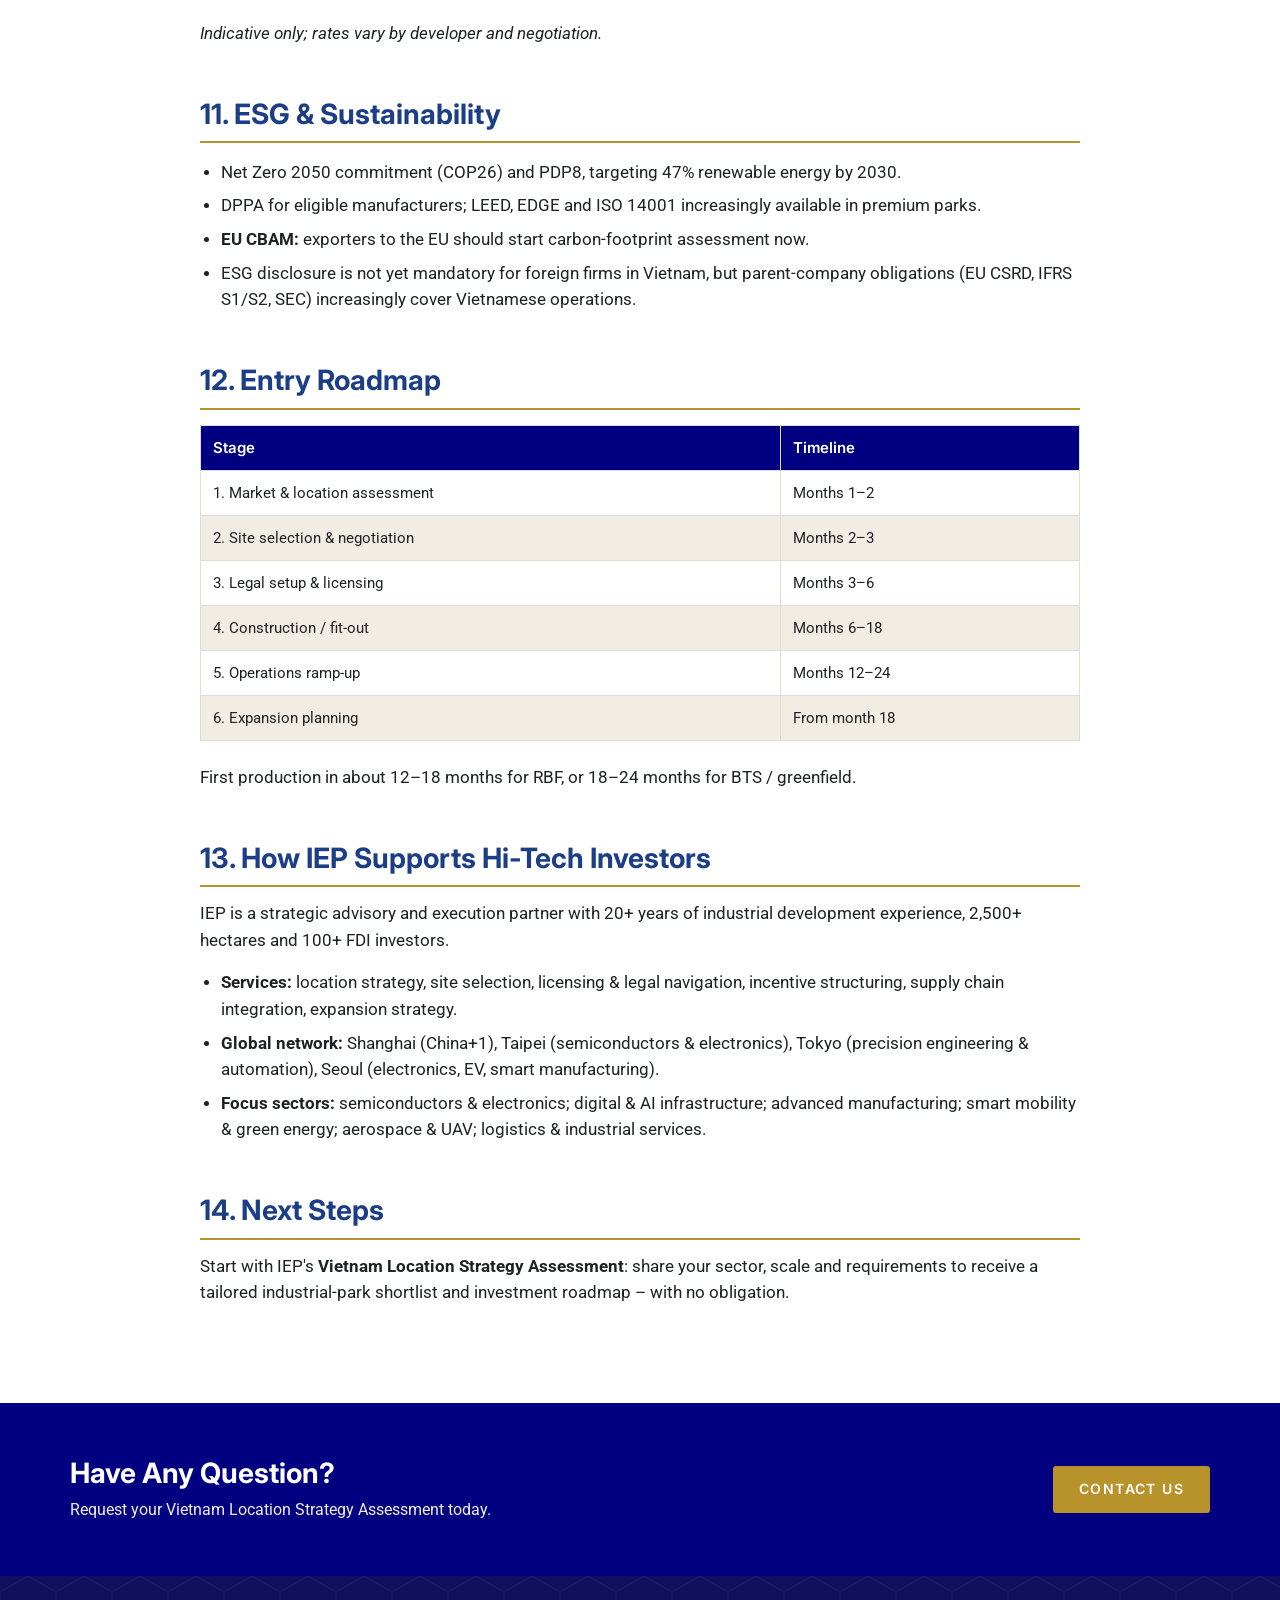
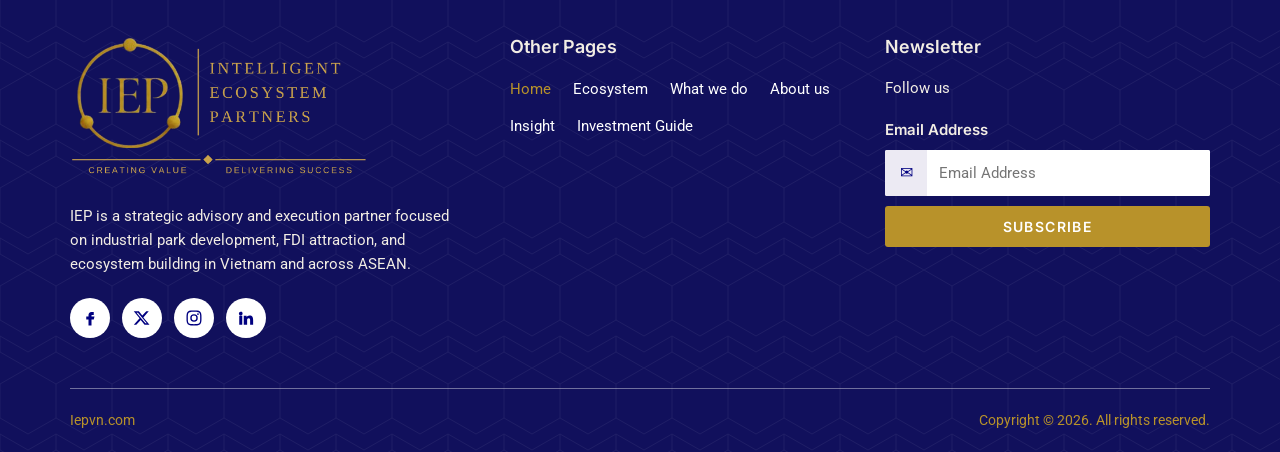
<file: investmentguide/index.html>
<!DOCTYPE html>
<html lang="en">
<head>
<meta charset="utf-8">
<meta name="viewport" content="width=device-width, initial-scale=1">
<title>Vietnam FDI Investment Guide – IEPVN</title>
<meta name="description" content="A practical guide for foreign direct investors in Vietnam: incentives, locations, talent, legal setup and entry roadmap.">
<link rel="canonical" href="https://iepvn.com/investmentguide/">
<meta property="og:type" content="website">
<meta property="og:title" content="Vietnam FDI Investment Guide – IEPVN">
<meta property="og:description" content="A practical guide for foreign direct investors in Vietnam: incentives, locations, talent, legal setup and entry roadmap.">
<meta property="og:url" content="https://iepvn.com/investmentguide/">
<meta property="og:image" content="https://iepvn.com/assets/img/logo-full.png">
<meta name="theme-color" content="#000080">
<meta property="og:site_name" content="IEPVN – Intelligent Ecosystem Partners">
<link rel="icon" type="image/png" href="/assets/img/favicon.png">
<link rel="apple-touch-icon" href="/assets/img/apple-touch-icon.png">
<link rel="preconnect" href="https://fonts.googleapis.com">
<link rel="preconnect" href="https://fonts.gstatic.com" crossorigin>
<link href="https://fonts.googleapis.com/css2?family=Inter:wght@400;500;600;700&family=Roboto:ital,wght@0,400;0,500;0,700;1,400&display=swap" rel="stylesheet">
<link rel="stylesheet" href="/assets/css/style.css?v=1.4.1">

</head>
<body id="top" class="has-chatbot">
<a class="skip-link" href="#main">Skip to content</a>
<header class="site-header">
  <div class="container header-inner">
    <a class="brand" href="/" aria-label="IEPVN – Home">
      <img src="/assets/img/logo-mark.png" alt="IEP logo"  decoding="async" width="84" height="84">
      <span class="brand-text"><strong>INTELLIGENT ECOSYSTEM PARTNERS</strong><span>CREATING VALUE · DELIVERING SUCCESS</span></span>
    </a>
    <button class="nav-toggle" type="button" aria-label="Menu" aria-expanded="false" aria-controls="main-nav"><span></span></button>
    <nav class="main-nav" id="main-nav" aria-label="Main">
      <ul>
        <li><a href="/">Home</a></li><li><a href="/ecosystem/">Ecosystem</a></li><li class="has-sub"><button class="sub-toggle" type="button" aria-expanded="false">What We Do <svg viewBox="0 0 12 12" aria-hidden="true"><path d="M2 4l4 4 4-4" fill="none" stroke="currentColor" stroke-width="1.6"/></svg></button>
          <ul class="submenu">
            <li><a href="/#foreign-investors">Foreign Investors</a></li>
            <li><a href="/#developers">Developers</a></li>
            <li><a href="/#supply-chains">Supply Chains</a></li>
          </ul></li><li><a href="/#leadership">About Us</a></li><li><a href="/insight/">Insight</a></li><li><a href="/investmentguide/" aria-current="page">Investment Guide</a></li><li><a class="btn-outline-light" href="/#contact">Get in touch</a></li>
      </ul>
    </nav>
  </div>
</header>
<main id="main">

<section class="page-hero"><div class="container">
  <div class="breadcrumb"><a href="/">Home</a> › FDI Investment Guide</div>
  <h1>Vietnam FDI Investment Guide</h1>
  <p>A practical guide for foreign direct investors – prepared by IEP (Intelligent Ecosystem Partners).</p>
</div></section>
<section class="section"><div class="container"><div class="prose">
 <ol class="toc"><li><a href="#s1">Executive Summary</a></li><li><a href="#s2">The Hi-Tech Opportunity</a></li><li><a href="#s3">Government Strategy & Policy</a></li><li><a href="#s4">Investment Incentives</a></li><li><a href="#s5">Location Strategy</a></li><li><a href="#s6">Talent Pool</a></li><li><a href="#s7">Infrastructure</a></li><li><a href="#s8">Legal & Regulatory Framework</a></li><li><a href="#s9">Special Investment Procedure</a></li><li><a href="#s10">Industrial Parks & Site Selection</a></li><li><a href="#s11">ESG & Sustainability</a></li><li><a href="#s12">Entry Roadmap</a></li><li><a href="#s13">How IEP Supports Investors</a></li><li><a href="#s14">Next Steps</a></li></ol>
 <h2 id="s1">1. Executive Summary</h2>
 <h3>Why Vietnam. Why Now. Why Hi-Tech.</h3>
 <p>Vietnam is moving from low-cost assembly toward high-value technology manufacturing. Hi-tech, semiconductors, AI and advanced manufacturing are national priorities through 2030 and beyond, and the Investment Law 2025 provides the most investor-friendly incentive framework in the country's history.</p>
 <div class="callout"><ol style="margin:0">
  <li>Up to <strong>30 years at 10% CIT</strong> for qualifying hi-tech projects.</li>
  <li>A <strong>Special Investment Procedure</strong> that removes EIA, construction permits and several approval layers.</li>
  <li><strong>Location selection</strong> is the most consequential early decision.</li></ol></div>

 <h2 id="s2">2. The Hi-Tech Opportunity</h2>
 <p>Supply chains are restructuring under US–China tensions and China+1 strategies: Taiwanese semiconductor supply chains are diversifying into Vietnam, Japanese and Korean groups are investing in automation and EV components, and demand for AI data centers is growing – with Vietnam as a frontrunner.</p>
 <p><strong>Vietnam today:</strong> Samsung (smartphone complexes in Bac Ninh and Thai Nguyen), Intel (its largest Southeast Asian assembly &amp; test facility, in Ho Chi Minh City), Foxconn, Pegatron, Quanta, Amkor, LG, Bosch and Panasonic – an existing supplier base, a proven electronics and semiconductor ecosystem and a clear government commitment to upgrading.</p>

 <h2 id="s3">3. Government Strategy &amp; Policy Direction</h2>
 <ul><li>Hi-tech manufacturing, semiconductors, AI and data centers are national strategic priority sectors.</li>
 <li>Target: hi-tech exports above 50% of total export value by 2030.</li>
 <li>An approved national semiconductor strategy aligns talent, infrastructure and incentives.</li>
 <li>Special Economic Zones and Hi-Tech Parks receive priority infrastructure investment.</li>
 <li>Regulatory posture: pro-FDI and competitive with Thailand, Malaysia and Indonesia.</li></ul>

 <h2 id="s4">4. Investment Incentives (Investment Law 2025)</h2>
 <table><thead><tr><th>Incentive</th><th>Standard (priority sectors, industrial zones)</th><th>Special (semiconductor, AI, large R&amp;D, data centers, ≥ VND 6,000 bn)</th></tr></thead>
 <tbody><tr><td>CIT rate</td><td>10% for 15 years</td><td>10% for up to 30 years</td></tr>
 <tr><td>Exemption</td><td>4 years full exemption + 50% reduction for 9 years</td><td>Same schedule</td></tr>
 <tr><td>R&amp;D</td><td>–</td><td>R&amp;D expenditure deductible at 200%</td></tr></tbody></table>
 <ul><li><strong>Import duty:</strong> permanent exemption for fixed-asset machinery and equipment; 5-year exemption for raw materials and components for hi-tech production.</li>
 <li><strong>Land:</strong> reduced or exempted land rent depending on sector and location; hi-tech SMEs and startups in industrial parks get at least 30% reduction for the first 5 years.</li>
 <li><strong>Personal income tax:</strong> experts and scientists at R&amp;D centers, hi-tech parks and startups – 2-year exemption then 50% reduction for 4 years; individual investors in tech startups – 100% exemption on capital gains from share transfers.</li></ul>

 <h2 id="s5">5. Location Strategy</h2>
 <table><thead><tr><th>Region</th><th>Key provinces</th><th>Strengths</th></tr></thead><tbody>
 <tr><td><strong>Northern</strong><br>Semiconductor &amp; electronics hub</td><td>Bac Ninh, Hai Phong, Hung Yen, Vinh Phuc, Phu Tho, Thai Nguyen</td><td>Highest concentration of electronics FDI, supplier ecosystems, Noi Bai Airport, Lach Huyen deep-sea port</td></tr>
 <tr><td><strong>Southern</strong><br>AI infrastructure, data centers, precision engineering</td><td>Ho Chi Minh City, Binh Duong, Dong Nai, Long An, Ba Ria–Vung Tau</td><td>Most mature industrial ecosystem, deepest talent pool, Long Thanh International Airport, Cai Mep–Thi Vai port</td></tr>
 <tr><td><strong>Emerging zones</strong></td><td>Da Nang, Quang Nam, Binh Dinh, Nghe An</td><td>Lower cost, large land bank; suited to phase-2 expansion, cost-sensitive manufacturing and renewable energy</td></tr>
 </tbody></table>

 <h2 id="s6">6. Talent Pool</h2>
 <ul><li><strong>Education:</strong> ranked 31st of 81 systems in OECD PISA 2022; literacy around 96%; strong STEM emphasis.</li>
 <li><strong>Output:</strong> 400,000–500,000 STEM graduates and 50,000+ IT graduates per year; a national program to train 50,000 semiconductor engineers by 2030.</li>
 <li><strong>Workforce:</strong> about 65 million working-age people, median age about 33, roughly 1 million new workers per year.</li></ul>
 <table><thead><tr><th>Role</th><th>Indicative monthly salary (USD)</th></tr></thead><tbody>
 <tr><td>Factory operator</td><td>250 – 450</td></tr><tr><td>Skilled technician</td><td>500 – 1,000</td></tr><tr><td>Engineer</td><td>1,000 – 2,500</td></tr><tr><td>Senior engineer / specialist</td><td>2,000 – 4,000</td></tr><tr><td>Manager</td><td>3,000 – 6,000+</td></tr></tbody></table>
 <p>Total employment cost is roughly 20–30% above base salary. Key institutions: HUST, VNU Hanoi, HCMUT, VNU-HCM and FPT University.</p>

 <h2 id="s7">7. Infrastructure for Hi-Tech Operations</h2>
 <ul><li><strong>Power:</strong> national grid coverage across industrial zones, dedicated substations in Grade-A parks, DPPA for direct renewable purchases.</li>
 <li><strong>Connectivity:</strong> fiber in major parks, 5G in key corridors, submarine cable landings in Da Nang and Vung Tau.</li>
 <li><strong>Specialized facilities:</strong> clean rooms in select hi-tech parks (Saigon Hi-Tech Park, Hoa Lac), built-to-suit clean-room options, ultra-pure water on request.</li>
 <li><strong>Logistics:</strong> air freight via Noi Bai, Tan Son Nhat and Long Thanh; same-day trucking from northern parks to Noi Bai; about 14 days from Cai Mep–Thi Vai to the US West Coast.</li></ul>

 <h2 id="s8">8. Legal &amp; Regulatory Framework</h2>
 <ul><li><strong>Structures:</strong> 100% foreign-owned company (LLC or JSC), joint venture, R&amp;D center, or representative office (market research only).</li>
 <li><strong>Setup sequence:</strong> Investment Registration Certificate (IRC) → Enterprise Registration Certificate (ERC) → sector licenses where required. Typically 2–4 months inside an industrial park.</li>
 <li><strong>Investment Policy Approval (IPA):</strong> only for large or sensitive projects – not most industrial-park investments.</li>
 <li><strong>M&amp;A:</strong> registration required above 50% ownership, for restricted sectors and for border or island land.</li>
 <li><strong>IP:</strong> member of TRIPS, PCT and the Berne Convention; enforcement is improving.</li></ul>

 <h2 id="s9">9. Special Investment Procedure</h2>
 <p><strong>Eligible locations:</strong> industrial parks, export processing zones, hi-tech parks, free trade zones and international financial centers.</p>
 <p><strong>Waived approvals:</strong> IPA, technology assessment, EIA, detailed planning approval, construction permit and fire-prevention (PCCC) permit. Investors provide a compliance commitment and a commencement notification – IEP handles eligibility, documentation and submission.</p>
 <div class="callout">Practical effect: shorter pre-construction timelines, fewer government touchpoints and lower setup risk.</div>

 <h2 id="s10">10. Industrial Parks &amp; Site Selection</h2>
 <p>Industrial parks offer IRC issuance by park management, pre-built infrastructure, eligibility for the Special Investment Procedure, strong incentives, an existing supplier ecosystem and park-level environmental and labor compliance.</p>
 <table><thead><tr><th>Format</th><th>Time to occupancy</th></tr></thead><tbody>
 <tr><td>Ready-Built Factory (RBF)</td><td>Immediate – 3 months</td></tr><tr><td>Built-to-Suit (BTS)</td><td>9 – 18 months</td></tr><tr><td>Greenfield land lease</td><td>12 – 24 months</td></tr></tbody></table>
 <table><thead><tr><th>Location</th><th>Land (USD/m²/term)</th><th>RBF (USD/m²/month)</th></tr></thead><tbody>
 <tr><td>Northern prime</td><td>130 – 180</td><td>5 – 8</td></tr><tr><td>Southern prime</td><td>140 – 200</td><td>5 – 8</td></tr><tr><td>Emerging provinces</td><td>60 – 120</td><td>3 – 5</td></tr></tbody></table>
 <p><em>Indicative only; rates vary by developer and negotiation.</em></p>

 <h2 id="s11">11. ESG &amp; Sustainability</h2>
 <ul><li>Net Zero 2050 commitment (COP26) and PDP8, targeting 47% renewable energy by 2030.</li>
 <li>DPPA for eligible manufacturers; LEED, EDGE and ISO 14001 increasingly available in premium parks.</li>
 <li><strong>EU CBAM:</strong> exporters to the EU should start carbon-footprint assessment now.</li>
 <li>ESG disclosure is not yet mandatory for foreign firms in Vietnam, but parent-company obligations (EU CSRD, IFRS S1/S2, SEC) increasingly cover Vietnamese operations.</li></ul>

 <h2 id="s12">12. Entry Roadmap</h2>
 <table><thead><tr><th>Stage</th><th>Timeline</th></tr></thead><tbody>
 <tr><td>1. Market &amp; location assessment</td><td>Months 1–2</td></tr><tr><td>2. Site selection &amp; negotiation</td><td>Months 2–3</td></tr><tr><td>3. Legal setup &amp; licensing</td><td>Months 3–6</td></tr><tr><td>4. Construction / fit-out</td><td>Months 6–18</td></tr><tr><td>5. Operations ramp-up</td><td>Months 12–24</td></tr><tr><td>6. Expansion planning</td><td>From month 18</td></tr></tbody></table>
 <p>First production in about 12–18 months for RBF, or 18–24 months for BTS / greenfield.</p>

 <h2 id="s13">13. How IEP Supports Hi-Tech Investors</h2>
 <p>IEP is a strategic advisory and execution partner with 20+ years of industrial development experience, 2,500+ hectares and 100+ FDI investors.</p>
 <ul><li><strong>Services:</strong> location strategy, site selection, licensing &amp; legal navigation, incentive structuring, supply chain integration, expansion strategy.</li>
 <li><strong>Global network:</strong> Shanghai (China+1), Taipei (semiconductors &amp; electronics), Tokyo (precision engineering &amp; automation), Seoul (electronics, EV, smart manufacturing).</li>
 <li><strong>Focus sectors:</strong> semiconductors &amp; electronics; digital &amp; AI infrastructure; advanced manufacturing; smart mobility &amp; green energy; aerospace &amp; UAV; logistics &amp; industrial services.</li></ul>

 <h2 id="s14">14. Next Steps</h2>
 <p>Start with IEP's <strong>Vietnam Location Strategy Assessment</strong>: share your sector, scale and requirements to receive a tailored industrial-park shortlist and investment roadmap – with no obligation.</p>
</div></div></section>
<section class="cta-band"><div class="container">
  <div><h2>Have Any Question?</h2><p>Request your Vietnam Location Strategy Assessment today.</p></div>
  <a class="btn btn-gold" href="/#contact">Contact Us</a>
</div></section>

</main>
<footer class="site-footer">
  <div class="container footer-grid">
    <div>
      <img src="/assets/img/logo-full.png" alt="IEP – Intelligent Ecosystem Partners · Creating Value · Delivering Success" class="footer-logo"  decoding="async">
      <p>IEP is a strategic advisory and execution partner focused on industrial park development, FDI attraction, and ecosystem building in Vietnam and across ASEAN.</p>
      <div class="social"><a href="#" data-todo="social-link" aria-label="Facebook"><svg viewBox="0 0 24 24" aria-hidden="true"><path d="M14 8h3V4h-3c-2.8 0-4 1.7-4 4.3V10H7v4h3v8h4v-8h3l1-4h-4V8.6c0-.4.3-.6.6-.6z"/></svg></a><a href="#" data-todo="social-link" aria-label="Twitter / X"><svg viewBox="0 0 24 24" aria-hidden="true"><path d="M17.7 3H21l-7.2 8.2L22 21h-6.6l-5.1-6.3L4.4 21H1.1l7.7-8.8L1 3h6.8l4.6 5.8L17.7 3zm-1.2 16h1.8L6.6 4.9H4.7L16.5 19z"/></svg></a><a href="#" data-todo="social-link" aria-label="Instagram"><svg viewBox="0 0 24 24" aria-hidden="true"><path d="M12 7a5 5 0 100 10 5 5 0 000-10zm0 8.2a3.2 3.2 0 110-6.4 3.2 3.2 0 010 6.4zM17.3 5.5a1.2 1.2 0 100 2.4 1.2 1.2 0 000-2.4zM12 2c-2.7 0-3 0-4.1.1C4.3 2.3 2.3 4.3 2.1 7.9 2 9 2 9.3 2 12s0 3 .1 4.1c.2 3.6 2.2 5.6 5.8 5.8 1.1.1 1.4.1 4.1.1s3 0 4.1-.1c3.6-.2 5.6-2.2 5.8-5.8.1-1.1.1-1.4.1-4.1s0-3-.1-4.1c-.2-3.6-2.2-5.6-5.8-5.8C15 2 14.7 2 12 2zm0 1.8c2.7 0 3 0 4 .1 2.7.1 4 1.4 4.1 4.1.1 1 .1 1.3.1 4s0 3-.1 4c-.1 2.7-1.4 4-4.1 4.1-1 .1-1.3.1-4 .1s-3 0-4-.1C5.3 20 4 18.7 3.9 16c-.1-1-.1-1.3-.1-4s0-3 .1-4C4 5.3 5.3 4 8 3.9c1-.1 1.3-.1 4-.1z"/></svg></a><a href="#" data-todo="social-link" aria-label="LinkedIn"><svg viewBox="0 0 24 24" aria-hidden="true"><path d="M4.98 3.5a2.5 2.5 0 11.02 5 2.5 2.5 0 01-.02-5zM3 9h4v12H3zM9 9h3.8v1.7h.1c.5-1 1.8-2 3.8-2 4 0 4.8 2.6 4.8 6V21h-4v-5.6c0-1.3 0-3-1.9-3s-2.1 1.4-2.1 2.9V21H9z"/></svg></a></div>
    </div>
    <div>
      <h2>Other Pages</h2>
      <ul class="footer-links">
        <li><a class="gold" href="/">Home</a></li>
        <li><a href="/ecosystem/">Ecosystem</a></li>
        <li><a href="/#what-we-do">What we do</a></li>
        <li><a href="/#leadership">About us</a></li>
        <li><a href="/insight/">Insight</a></li>
        <li><a href="/investmentguide/">Investment Guide</a></li>
      </ul>
    </div>
    <div>
      <h2>Newsletter</h2>
      <p>Follow us</p>
      <form class="newsletter" action="/api/contact" method="post" data-newsletter>
        <input type="hidden" name="type" value="newsletter">
        <label for="nl-email">Email Address</label>
        <div class="input"><span aria-hidden="true">✉</span><input id="nl-email" type="email" name="email" placeholder="Email Address" required></div>
        <button class="btn btn-gold" type="submit">Subscribe</button>
      </form>
    </div>
  </div>
  <div class="container footer-bottom">
    <span>Iepvn.com</span>
    <span>Copyright © <span id="year">2026</span>. All rights reserved.</span>
  </div>
</footer>
<a class="to-top" href="#top" aria-label="Scroll to top">↑</a>
<script src="/assets/js/main.js?v=1.4.1" defer></script>
<!-- IEP Assistant (chatbot 4 trợ lý trên Cloudflare Worker: chat.iepvn.com) -->
<script src="https://chat.iepvn.com/chat/widget.js" defer></script>
</body>
</html>
</file>
<file: assets/css/style.css>
/* IEPVN v1.1 – Intelligent Ecosystem Partners
   Màu + font đo trực tiếp từ iepvn.com (Elementor) ngày 18/11/2026 */
:root {
  --navy: #000080;        /* header, dải số liệu, tab, nút Submit */
  --blue: #1b3e87;        /* toàn bộ tiêu đề H2/H3, trích dẫn */
  --gold: #b8922a;        /* menu, số liệu, tab đang chọn, nút Subscribe */
  --gold-light: #d4af55;
  --gold-dark: #5a4613;   /* dòng hero thứ 3 */
  --cream: #f2ede4;       /* nền Leadership / Perspectives / Regions, ô nhập form, chữ trên nền tối */
  --indigo: #11105c;      /* footer */
  --text: #1f2124;        /* chữ nội dung */
  --muted: #4a4f5a;
  --line: #d9d3c7;
  --bg: #ffffff;
  --radius: 4px;
  --container: 1140px;
  --header-h: 90px;
  --font-head: "Inter", "Segoe UI", Arial, sans-serif;
  --font-body: "Roboto", "Segoe UI", Arial, sans-serif;
  --font-serif: "Times New Roman", Times, Georgia, serif;
  --font-logo: "Cinzel", "Times New Roman", serif;
}

*, *::before, *::after { box-sizing: border-box; }
html { scroll-behavior: smooth; scroll-padding-top: var(--header-h); }
body { margin: 0; font-family: var(--font-body); font-size: 16px; color: var(--text); background: var(--bg); line-height: 1.6; -webkit-font-smoothing: antialiased; }
img { max-width: 100%; height: auto; display: block; }
a { color: var(--blue); }
h1, h2, h3, h4 { font-family: var(--font-head); line-height: 1.2; margin: 0 0 .5em; color: var(--blue); }
p { margin: 0 0 1em; }
.container { width: min(100% - 40px, var(--container)); margin-inline: auto; }
.sr-only { position: absolute; width: 1px; height: 1px; overflow: hidden; clip: rect(0 0 0 0); white-space: nowrap; }
.skip-link { position: absolute; left: -999px; top: 0; background: var(--gold); color: #fff; padding: 8px 14px; z-index: 1000; }
.skip-link:focus { left: 10px; }

/* ---------- Header ---------- */
.site-header { position: sticky; top: 0; z-index: 100; background: var(--navy); color: #fff; }
.header-inner { display: flex; align-items: center; justify-content: space-between; gap: 20px; min-height: var(--header-h); }
.brand { display: flex; align-items: center; gap: 16px; text-decoration: none; color: #fff; flex-shrink: 0; }
.brand img { width: 74px; height: 74px; }
.brand-text strong { display: block; font-family: var(--font-head); font-size: 12px; letter-spacing: .2em; font-weight: 700; color: #fff; }
.brand-text span { display: block; font-family: var(--font-head); font-size: 10.5px; letter-spacing: .14em; color: var(--gold); margin-top: 4px; }
.main-nav ul { list-style: none; margin: 0; padding: 0; display: flex; align-items: center; gap: 4px; }
.main-nav a, .main-nav button.sub-toggle { display: inline-flex; align-items: center; gap: 6px; padding: 10px 12px; color: var(--gold); text-decoration: none; font-family: var(--font-head); font-size: 12px; font-weight: 500; letter-spacing: .06em; text-transform: uppercase; white-space: nowrap; background: none; border: 0; cursor: pointer; }
.main-nav a:hover, .main-nav button.sub-toggle:hover { color: #fff; }
.main-nav a[aria-current="page"] { color: #fff; }
.has-sub { position: relative; }
.has-sub svg { width: 11px; height: 11px; transition: transform .2s; }
.submenu { position: absolute; top: 100%; left: 0; min-width: 210px; background: var(--navy); border-top: 2px solid var(--gold); padding: 6px 0; display: none !important; flex-direction: column; align-items: stretch !important; box-shadow: 0 10px 24px rgba(0,0,40,.35); }
.submenu a { padding: 10px 18px; width: 100%; }
.has-sub:hover .submenu, .has-sub:focus-within .submenu, .has-sub.open .submenu { display: flex !important; }
.has-sub.open svg { transform: rotate(180deg); }
.btn-outline-light { border: 1px solid #fff !important; color: #fff !important; padding: 9px 14px !important; margin-left: 8px; border-radius: 2px; font-weight: 600 !important; }
.btn-outline-light:hover { background: #fff; color: var(--navy) !important; }
.nav-toggle { display: none; background: var(--gold); border: 0; width: 52px; height: 40px; border-radius: 3px; cursor: pointer; align-items: center; justify-content: center; }
.nav-toggle span, .nav-toggle span::before, .nav-toggle span::after { display: block; width: 24px; height: 2px; background: #fff; position: relative; content: ""; transition: .2s; }
.nav-toggle span::before { position: absolute; top: -7px; }
.nav-toggle span::after { position: absolute; top: 7px; }
.nav-open .nav-toggle span { background: transparent; }
.nav-open .nav-toggle span::before { top: 0; transform: rotate(45deg); }
.nav-open .nav-toggle span::after { top: 0; transform: rotate(-45deg); }

/* ---------- Buttons ---------- */
.btn { display: inline-flex; align-items: center; justify-content: center; gap: 8px; padding: 12px 26px; font-family: var(--font-head); font-weight: 600; font-size: 14px; letter-spacing: .04em; text-decoration: none; border-radius: 3px; border: 0; cursor: pointer; transition: .2s; }
.btn-navy { background: var(--navy); color: #fff; }
.btn-navy:hover { background: var(--blue); }
.btn-gold { background: var(--gold); color: #fff; text-transform: uppercase; letter-spacing: .1em; }
.btn-gold:hover { background: var(--gold-light); }
.btn-sm { padding: 8px 16px; font-size: 13px; }

/* ---------- Section basics ---------- */
.section { padding: 80px 0; }
.bg-cream { background: var(--cream); }
.eyebrow { display: block; font-family: var(--font-head); font-size: 22px; font-weight: 500; text-transform: uppercase; color: var(--blue); margin: 0 0 6px; letter-spacing: 0; }
.eyebrow.small { font-size: 18px; text-transform: none; }
.section-title { font-size: clamp(28px, 3.4vw, 42px); font-weight: 700; color: var(--blue); }
.section-lead { font-size: 16px; color: var(--text); max-width: 900px; }
.serif-note { font-family: var(--font-serif); }
.center { text-align: center; }

/* ---------- Hero ---------- */
.hero { position: relative; min-height: min(72vh, 640px); display: flex; align-items: flex-end; overflow: hidden; background: var(--navy); }
.hero-slides { position: absolute; inset: 0; }
.hero-slide { position: absolute; inset: 0; background-size: cover; background-position: center; opacity: 0; transition: opacity 1.2s ease; }
.hero-slide.active { opacity: 1; }
.hero-content { position: relative; z-index: 2; padding: 0 0 80px; width: 100%; }
.hero-box { display: inline-block; background: rgba(255,255,255,.55); padding: 22px 34px 26px; border-radius: 2px; max-width: 720px; }
.hero-box p { margin: 0; font-family: var(--font-head); font-weight: 700; font-size: clamp(18px, 1.8vw, 22px); line-height: 1.5; color: var(--navy); }
.hero-box .l2 { padding-left: clamp(0px, 5vw, 70px); }
.hero-box .l3 { color: var(--gold-dark); padding-left: clamp(0px, 10vw, 140px); }
.hero-box .btn { margin-top: 18px; }
.hero-dots { position: absolute; z-index: 3; bottom: 26px; left: 50%; transform: translateX(-50%); display: flex; gap: 10px; }
.hero-dots button { width: 11px; height: 11px; border-radius: 50%; border: 2px solid #fff; background: transparent; cursor: pointer; padding: 0; }
.hero-dots button.active { background: var(--gold); border-color: var(--gold); }

/* ---------- Stats ---------- */
.stats { background: var(--navy); padding: 36px 0 38px; }
.stats-grid { display: grid; grid-template-columns: repeat(4, 1fr); gap: 20px; text-align: center; }
.stat-num { font-family: var(--font-head); font-size: 36px; font-weight: 600; color: var(--gold); line-height: 1.2; }
.stat-label { font-family: var(--font-body); font-size: 15px; color: var(--cream); margin-top: 4px; }

/* ---------- Framework ---------- */
.framework .section-lead a { font-style: italic; }
.framework-img { margin-top: 28px; box-shadow: 0 10px 30px rgba(0,0,60,.08); }

/* ---------- Leadership ---------- */
.leader { display: grid; grid-template-columns: 440px 1fr; gap: 60px; align-items: center; margin-top: 10px; }
.leader-photo { aspect-ratio: 535 / 515; overflow: hidden; background: #e6e1d6; }
.leader-photo img { width: 100%; height: 100%; object-fit: cover; }
.leader blockquote { margin: 0; text-align: center; font-family: var(--font-serif); font-style: italic; font-size: clamp(22px, 2.4vw, 34px); line-height: 1.45; color: var(--blue); }
.leader cite { display: block; margin-top: 22px; text-align: center; font-family: var(--font-serif); font-style: normal; font-weight: 900; font-size: 16px; color: var(--navy); }
.work-label { font-family: var(--font-body); font-size: 16px; font-weight: 400; color: var(--blue); margin: 34px 0 18px; padding-top: 20px; border-top: 1px solid var(--line); }
.career { display: grid; grid-template-columns: repeat(5, 1fr); gap: 20px; }
.career-item { display: flex; flex-direction: column; align-items: center; gap: 10px; text-align: center; }
.career-item .logo { height: 62px; display: flex; align-items: center; justify-content: center; }
.career-item img { max-height: 62px; width: auto; object-fit: contain; }
.career-item span { font-family: var(--font-body); font-size: 14px; color: var(--navy); line-height: 1.35; }

/* ---------- What We Do ---------- */
.tabs { margin-top: 26px; }
.tab-list { display: flex; justify-content: center; gap: 4px; flex-wrap: wrap; }
.tab-list button { font-family: var(--font-head); font-size: 14px; font-weight: 500; padding: 10px 20px; border: 0; background: var(--navy); color: #fff; cursor: pointer; border-radius: 0; }
.tab-list button[aria-selected="true"] { background: var(--gold); }
.tab-list button:hover { filter: brightness(1.12); }
.tab-panel { border: 1px solid #c9c9d6; padding: 26px 30px 18px; background: #fff; }
.tab-panel[hidden] { display: none; }
.tab-panel .tagline { font-family: var(--font-head); font-size: 16px; font-weight: 700; color: var(--navy); margin-bottom: 14px; }
.tab-panel .desc p { color: var(--blue); }
.acc { border-top: 1px solid #e2e2ea; }
.acc summary { list-style: none; cursor: pointer; padding: 14px 0; font-family: var(--font-head); font-weight: 600; font-size: 15px; color: var(--navy); display: flex; align-items: center; gap: 12px; }
.acc summary::-webkit-details-marker { display: none; }
.acc summary::before { content: "+"; font-size: 20px; line-height: 1; width: 14px; color: var(--navy); }
.acc[open] summary::before { content: "–"; }
.acc .acc-body { padding: 0 0 16px 26px; color: var(--blue); }
.check-list { list-style: none; padding: 0; margin: 0; display: grid; grid-template-columns: 1fr 1fr; gap: 6px 30px; }
.check-list li { position: relative; padding-left: 22px; }
.check-list li::before { content: ""; position: absolute; left: 0; top: 8px; width: 8px; height: 8px; border-radius: 50%; background: var(--gold); }
.chips { display: flex; flex-wrap: wrap; gap: 8px; }
.chips span { background: var(--cream); color: var(--blue); font-size: 14px; font-weight: 500; padding: 5px 12px; border-radius: 30px; }
.outcome { font-weight: 600; color: var(--navy); }

/* ---------- Perspectives ---------- */
.persp { display: grid; grid-template-columns: 1fr 1fr; gap: 50px; align-items: center; }
.persp .eyebrow { font-size: 20px; }
.persp p strong { color: var(--blue); }
.persp .italic { font-style: italic; color: var(--blue); }
.video-wrap { position: relative; aspect-ratio: 16 / 9; overflow: hidden; background: #000; }
.video-wrap iframe, .video-wrap button { position: absolute; inset: 0; width: 100%; height: 100%; border: 0; }
.video-wrap button { cursor: pointer; background-size: cover; background-position: center; display: flex; align-items: center; justify-content: center; }
.video-wrap button::after { content: ""; width: 68px; height: 48px; border-radius: 12px; background: #f00 url("data:image/svg+xml,%3Csvg xmlns='http://www.w3.org/2000/svg' viewBox='0 0 24 24'%3E%3Cpath fill='%23fff' d='M8 5v14l11-7z'/%3E%3C/svg%3E") center/26px no-repeat; }

/* ---------- Investment Bridge ---------- */
.bridge { display: grid; grid-template-columns: 1fr 1fr; gap: 26px; align-items: start; margin-top: 24px; }
.bridge-grid { display: grid; grid-template-columns: 1fr 1fr; gap: 18px; }
.bridge-card { background: #fff; border-radius: var(--radius); padding: 18px 18px 8px; box-shadow: 0 2px 14px rgba(0,0,40,.12); }
.bridge-card h3 { font-size: 16px; font-weight: 600; text-transform: uppercase; margin-bottom: 12px; }
.bridge-card .sub { font-family: var(--font-head); font-weight: 600; font-size: 14px; color: var(--navy); margin-bottom: 10px; }
.bridge-card p { font-size: 14.5px; color: var(--blue); margin-bottom: 10px; }
.bridge-map { border-radius: var(--radius); overflow: hidden; background: var(--navy); }
.bridge-map img { width: 100%; height: 100%; object-fit: cover; }

/* ---------- Regions ---------- */
.regions { display: grid; grid-template-columns: 1fr 1fr; gap: 34px; align-items: start; margin-top: 26px; }
.regions-map { background: #fff; border-radius: var(--radius); overflow: hidden; }
.region-list { display: flex; flex-direction: column; gap: 16px; }
.region-card { background: #fff; border-radius: var(--radius); padding: 18px 20px; box-shadow: 0 2px 12px rgba(0,0,40,.08); }
.region-card h3 { font-size: 16px; font-weight: 600; text-transform: uppercase; margin-bottom: 10px; }
.region-card .sub { font-family: var(--font-head); font-weight: 600; font-size: 15px; color: var(--navy); margin-bottom: 8px; }
.region-card p { font-size: 15px; color: var(--blue); margin-bottom: 12px; }

/* ---------- Contact ---------- */
.contact { position: relative; padding: 80px 0; background: #1a1a2e center/cover no-repeat; }
.contact::before { content: ""; position: absolute; inset: 0; background: rgba(10,10,30,.68); }
.contact .container { position: relative; max-width: 640px; }
.contact h2 { color: #fff; text-align: center; font-size: clamp(28px, 3.4vw, 42px); margin-bottom: 24px; }
.form { color: #fff; }
.form-row { display: grid; grid-template-columns: 1fr 1fr; gap: 16px; }
.field { margin-bottom: 16px; }
.field > label, .field > .label { display: block; font-family: var(--font-head); font-size: 14px; font-weight: 600; margin-bottom: 6px; color: #fff; }
.req { color: #e25c5c; }
.field input, .field textarea { width: 100%; padding: 9px 12px; border: 1px solid transparent; border-radius: 2px; font: inherit; font-size: 15px; color: var(--text); background: var(--cream); }
.field input:focus, .field textarea:focus { outline: 2px solid var(--gold); }
.field textarea { min-height: 110px; resize: vertical; }
.radio-group { display: flex; gap: 22px; flex-wrap: wrap; }
.radio-group label { display: inline-flex; align-items: center; gap: 8px; cursor: pointer; font-size: 15px; color: #fff; }
.radio-group input { width: 16px; height: 16px; accent-color: var(--gold); margin: 0; }
.hp { position: absolute; left: -9999px; }
.form-status { margin-top: 14px; font-weight: 600; }
.form-status.ok { color: #9be79b; }
.form-status.err { color: #ff9a9a; }

/* ---------- Insight ---------- */
.post-grid { display: grid; grid-template-columns: repeat(3, 1fr); gap: 26px; margin-top: 24px; }
.post-card { background: #fff; border-radius: var(--radius); overflow: hidden; box-shadow: 0 2px 14px rgba(0,0,40,.08); display: flex; flex-direction: column; transition: .2s; }
.post-card:hover { transform: translateY(-3px); box-shadow: 0 12px 28px rgba(0,0,40,.12); }
.post-card .thumb { aspect-ratio: 3 / 2; background: var(--cream); overflow: hidden; display: block; }
.post-card .thumb img { width: 100%; height: 100%; object-fit: cover; }
.post-card .body { padding: 18px 20px 20px; display: flex; flex-direction: column; flex: 1; }
.post-card time { font-size: 13px; color: var(--gold); font-weight: 500; }
.post-card h3 { font-size: 16px; font-weight: 700; margin: 6px 0 10px; text-transform: uppercase; line-height: 1.35; }
.post-card h3 a { text-decoration: none; color: var(--blue); }
.post-card p { color: var(--muted); font-size: 14.5px; flex: 1; }
.post-card .more { font-weight: 600; font-size: 14px; color: var(--navy); text-decoration: none; }
.more-link { margin-top: 28px; }

/* ---------- Page hero (trang con) ---------- */
.page-hero { background: var(--navy); color: #fff; padding: 56px 0 50px; }
.page-hero h1 { color: #fff; font-size: clamp(30px, 4vw, 46px); margin-bottom: 8px; }
.page-hero p { color: var(--cream); font-size: 17px; max-width: 780px; margin: 0; }
.breadcrumb { list-style: none; display: flex; gap: 8px; padding: 0; margin: 0 0 12px; font-family: var(--font-head); font-size: 13px; color: var(--gold); }
.breadcrumb li + li::before { content: "›"; margin-right: 8px; }
.breadcrumb a { color: var(--gold); text-decoration: none; }

/* ---------- Ecosystem page ---------- */
.eco-intro { display: grid; grid-template-columns: 1.05fr 1fr; gap: 50px; align-items: center; }
.eco-intro img { box-shadow: 0 10px 30px rgba(0,0,60,.1); }
.eco-points { list-style: none; padding: 0; margin: 18px 0 0; display: grid; gap: 10px; }
.eco-points li { background: var(--cream); border-left: 4px solid var(--gold); padding: 10px 14px; font-weight: 500; color: var(--blue); }
.pillars { display: grid; grid-template-columns: repeat(3, 1fr); gap: 20px; margin-top: 28px; }
.pillar { background: #fff; border-radius: var(--radius); padding: 22px; box-shadow: 0 2px 14px rgba(0,0,40,.08); border-top: 4px solid var(--navy); display: flex; flex-direction: column; }
.pillar .no { font-family: var(--font-head); font-size: 34px; font-weight: 700; color: var(--gold); line-height: 1; margin-bottom: 8px; }
.pillar h3 { font-size: 18px; margin-bottom: 4px; }
.pillar .sub { font-family: var(--font-head); font-weight: 600; font-size: 14px; color: var(--gold-dark); margin-bottom: 14px; }
.pillar dl { margin: 0; }
.pillar dt { font-family: var(--font-head); font-weight: 700; font-size: 13px; text-transform: uppercase; letter-spacing: .06em; color: var(--navy); margin-top: 10px; }
.pillar dd { margin: 4px 0 0; font-size: 15px; color: var(--text); }
.roadmap { display: grid; grid-template-columns: repeat(4, 1fr); gap: 0; margin-top: 30px; counter-reset: step; }
.step { position: relative; padding: 0 18px 0 0; }
.step::before { content: ""; position: absolute; top: 26px; left: 52px; right: 0; height: 2px; background: var(--gold); }
.step:last-child::before { display: none; }
.step .dot { position: relative; z-index: 1; width: 54px; height: 54px; border-radius: 50%; background: var(--navy); color: var(--gold); font-family: var(--font-head); font-weight: 700; font-size: 18px; display: flex; align-items: center; justify-content: center; border: 3px solid var(--gold); }
.step h3 { font-size: 16px; text-transform: uppercase; margin: 16px 0 8px; }
.step p { font-size: 15px; margin: 0; }
.benefits { display: grid; grid-template-columns: repeat(4, 1fr); gap: 18px; margin-top: 26px; }
.benefit { background: #fff; border-radius: var(--radius); padding: 20px; box-shadow: 0 2px 12px rgba(0,0,40,.08); }
.benefit h3 { font-size: 16px; margin-bottom: 8px; }
.benefit p { font-size: 15px; margin: 0; }
.conclusion { max-width: 900px; }
.tagline-band { margin-top: 24px; font-family: var(--font-head); font-weight: 700; font-size: 20px; color: var(--navy); border-left: 4px solid var(--gold); padding: 6px 0 6px 16px; }

/* Prose (investment guide) */
.prose { max-width: 880px; margin-inline: auto; font-size: 16.5px; }
.prose h2 { font-size: 28px; margin-top: 1.8em; padding-bottom: 10px; border-bottom: 2px solid var(--gold); }
.prose h3 { font-size: 20px; margin-top: 1.4em; }
.prose ul, .prose ol { padding-left: 1.3em; }
.prose li { margin-bottom: .45em; }
.prose table { width: 100%; border-collapse: collapse; margin: 1em 0 1.6em; font-size: 15px; }
.prose th, .prose td { padding: 10px 12px; border: 1px solid #e0dcd2; text-align: left; vertical-align: top; }
.prose th { background: var(--navy); color: #fff; font-family: var(--font-head); font-weight: 600; }
.prose tr:nth-child(even) td { background: var(--cream); }
.callout { background: var(--cream); border-left: 4px solid var(--gold); padding: 16px 20px; margin: 1.4em 0; }
.toc { background: var(--cream); padding: 20px 26px 20px 44px; columns: 2; column-gap: 40px; font-size: 15px; }
.toc a { text-decoration: none; }

/* CTA band */
.cta-band { background: var(--navy); color: #fff; padding: 54px 0; }
.cta-band .container { display: flex; align-items: center; justify-content: space-between; gap: 30px; flex-wrap: wrap; }
.cta-band h2 { color: #fff; margin: 0 0 6px; font-size: 28px; }
.cta-band p { margin: 0; color: var(--cream); max-width: 700px; }

/* ---------- Footer ---------- */
.site-footer { background: var(--indigo); color: var(--cream); padding: 60px 0 0; position: relative; overflow: hidden; }
.site-footer::before { content: ""; position: absolute; inset: 0; opacity: .06; background-image: url("data:image/svg+xml,%3Csvg xmlns='http://www.w3.org/2000/svg' width='56' height='98' viewBox='0 0 56 98'%3E%3Cpath fill='none' stroke='%23ffffff' stroke-width='1' d='M28 66L0 50V16L28 0l28 16v34L28 66zm0 32L0 82V66l28 16 28-16v16L28 98z'/%3E%3C/svg%3E"); pointer-events: none; }
.footer-grid { position: relative; display: grid; grid-template-columns: 1.2fr 1fr 1fr; gap: 50px; }
.footer-grid > *, .leader > *, .persp > *, .bridge > *, .regions > *, .eco-intro > * { min-width: 0; }
.footer-logo { width: 300px; max-width: 100%; margin-bottom: 18px; }
.site-footer h2 { color: var(--cream); font-size: 18px; font-weight: 600; margin-bottom: 18px; }
.site-footer p { color: var(--cream); font-size: 15px; }
.footer-links { list-style: none; padding: 0; margin: 0; display: flex; flex-wrap: wrap; gap: 12px 22px; }
.footer-links a { color: #fff; text-decoration: none; font-size: 15px; }
.footer-links a:hover, .footer-links a.gold { color: var(--gold); }
.social { display: flex; gap: 12px; margin-top: 22px; }
.social a { width: 40px; height: 40px; border-radius: 50%; background: #fff; display: inline-flex; align-items: center; justify-content: center; transition: .2s; }
.social a:hover { background: var(--gold); }
.social svg { width: 18px; height: 18px; fill: var(--navy); }
.newsletter label { display: block; font-family: var(--font-head); font-weight: 600; font-size: 15px; margin: 18px 0 8px; color: var(--cream); }
.newsletter .input { display: flex; background: #fff; border-radius: 2px; overflow: hidden; }
.newsletter .input span { width: 42px; display: flex; align-items: center; justify-content: center; background: #eceaf3; color: var(--navy); }
.newsletter input { flex: 1; min-width: 0; padding: 11px 12px; border: 0; font: inherit; font-size: 15px; }
.newsletter .btn { width: 100%; margin-top: 10px; }
.footer-bottom { position: relative; margin-top: 50px; border-top: 1px solid rgba(255,255,255,.4); padding: 20px 0; font-size: 14px; color: var(--gold); display: flex; justify-content: space-between; gap: 10px; flex-wrap: wrap; }

.to-top { position: fixed; right: 22px; bottom: 22px; width: 44px; height: 44px; border-radius: 50%; background: var(--navy); border: 2px solid var(--gold); color: var(--gold); display: flex; align-items: center; justify-content: center; text-decoration: none; opacity: 0; pointer-events: none; transition: .3s; z-index: 90; }
.to-top.show { opacity: 1; pointer-events: auto; }
body.has-chatbot .to-top { bottom: 100px; }

.js .reveal { opacity: 0; transform: translateY(20px); transition: opacity .7s ease, transform .7s ease; }
.js .reveal.in { opacity: 1; transform: none; }
@media (prefers-reduced-motion: reduce) { .js .reveal { opacity: 1; transform: none; transition: none; } .hero-slide { transition: none; } html { scroll-behavior: auto; } }

/* ---------- Responsive ---------- */
@media (max-width: 1180px) {
  :root { --header-h: 80px; }
  .brand img { width: 60px; height: 60px; }
  .nav-toggle { display: inline-flex; }
  .main-nav { position: fixed; inset: var(--header-h) 0 0 0; background: var(--navy); transform: translateX(100%); transition: transform .3s; overflow-y: auto; padding: 20px; }
  .nav-open .main-nav { transform: none; }
  .main-nav ul { flex-direction: column; align-items: stretch; gap: 0; }
  .main-nav a, .main-nav button.sub-toggle { width: 100%; padding: 15px 8px; border-bottom: 1px solid rgba(255,255,255,.08); font-size: 14px; }
  .submenu { position: static; box-shadow: none; border-top: 0; padding: 0 0 0 16px; min-width: 0; }
  .has-sub:hover .submenu { display: none !important; }
  .has-sub.open .submenu { display: flex !important; }
  .btn-outline-light { margin: 16px 0 0; justify-content: center; }
  .pillars, .benefits { grid-template-columns: 1fr 1fr; }
  .career { grid-template-columns: repeat(3, 1fr); row-gap: 28px; }
}
@media (max-width: 960px) {
  .leader, .persp, .bridge, .regions, .footer-grid, .eco-intro { grid-template-columns: 1fr; gap: 30px; }
  .leader-photo { max-width: 440px; }
  .stats-grid { grid-template-columns: 1fr 1fr; gap: 28px; }
  .post-grid { grid-template-columns: 1fr 1fr; }
  .roadmap { grid-template-columns: 1fr 1fr; gap: 30px 0; }
  .step:nth-child(2)::before { display: none; }
  .section { padding: 60px 0; }
}
@media (max-width: 640px) {
  .brand-text { display: none; }
  .hero { min-height: 64vh; }
  .hero-box { padding: 18px 20px 22px; }
  .hero-box .l2, .hero-box .l3 { padding-left: 0; }
  .bridge-grid, .post-grid, .form-row, .check-list, .pillars, .benefits, .roadmap { grid-template-columns: 1fr; }
  .step::before { display: none; }
  .career { grid-template-columns: repeat(2, 1fr); }
  .tab-panel { padding: 20px 16px 10px; }
  .tab-list button { flex: 1 1 auto; padding: 10px 12px; }
  .toc { columns: 1; }
}

/* ===== v1.2 – đồ hoạ thay ảnh WordPress ===== */
.hero { background: var(--navy) url("/assets/img/hero-skyline.svg") center bottom / cover no-repeat; }

/* Sơ đồ IEP Industrial Ecosystem Framework */
.fw { margin: 28px 0 0; background: #fff; border: 1px solid #e3ded3; box-shadow: 0 10px 30px rgba(0,0,60,.08); padding: 28px; }
.fw-head { text-align: center; margin-bottom: 26px; }
.fw-head strong { display: block; font-family: var(--font-head); font-size: clamp(20px, 2.6vw, 32px); font-weight: 800; color: var(--navy); text-transform: uppercase; }
.fw-head span { display: inline-block; margin-top: 8px; font-family: var(--font-head); font-weight: 600; font-size: 14px; letter-spacing: .12em; text-transform: uppercase; color: var(--blue); border-top: 2px solid var(--gold); border-bottom: 2px solid var(--gold); padding: 4px 14px; }
.fw-body { display: grid; grid-template-columns: 1fr 280px; gap: 26px; align-items: center; }
.fw-wheel { display: grid; grid-template-columns: 1fr 190px 1fr; gap: 18px; align-items: center; }
.fw-col { list-style: none; margin: 0; padding: 0; display: grid; gap: 22px; }
.fw-node, .fw-ben li { display: flex; gap: 12px; align-items: flex-start; }
.fw-l { flex-direction: row-reverse; text-align: right; }
.fw-ic { flex: 0 0 44px; width: 44px; height: 44px; border-radius: 50%; background: var(--navy); color: var(--gold); display: flex; align-items: center; justify-content: center; }
.fw-ic svg { width: 22px; height: 22px; }
.fw-node strong, .fw-ben strong { display: block; font-family: var(--font-head); font-size: 14px; font-weight: 700; color: var(--blue); text-transform: uppercase; line-height: 1.3; }
.fw-node small, .fw-ben small { display: block; font-size: 13px; color: var(--muted); line-height: 1.4; margin-top: 3px; }
.fw-core { width: 190px; height: 190px; border-radius: 50%; background: radial-gradient(circle, #10108a 0%, #000080 70%); display: flex; align-items: center; justify-content: center; box-shadow: 0 0 0 8px var(--cream), 0 0 0 10px var(--gold); }
.fw-core img { width: 150px; height: auto; }
.fw-ben { background: var(--cream); border-radius: 8px; padding: 18px; }
.fw-ben h4 { font-size: 16px; text-transform: uppercase; color: var(--navy); text-align: center; margin-bottom: 14px; }
.fw-ben ul { list-style: none; margin: 0; padding: 0; display: grid; gap: 14px; }
.fw-ben .fw-ic { flex-basis: 36px; width: 36px; height: 36px; background: var(--gold); color: #fff; }
.fw-ben .fw-ic svg { width: 18px; height: 18px; }
.eco-intro .fw { margin-top: 0; padding: 18px; }
.eco-intro .fw-body { grid-template-columns: 1fr; }
.eco-intro .fw-wheel { grid-template-columns: 1fr 120px 1fr; gap: 12px; }
.eco-intro .fw-core { width: 120px; height: 120px; }
.eco-intro .fw-core img { width: 96px; }

/* Logo công ty dạng chữ */
.co-mark { display: inline-flex; align-items: center; justify-content: center; min-height: 56px; padding: 6px 14px; font-family: var(--font-head); font-weight: 800; font-size: 17px; letter-spacing: .02em; color: var(--navy); background: #fff; border-radius: 4px; border-bottom: 3px solid var(--gold); box-shadow: 0 2px 8px rgba(0,0,40,.06); text-align: center; line-height: 1.2; }

/* Bản đồ dạng sơ đồ */
.bridge-map svg, .regions-map svg { display: block; width: 100%; height: auto; }

/* Ảnh bìa bài viết */
.cover { position: relative; display: flex; flex-direction: column; justify-content: flex-end; width: 100%; height: 100%; padding: 18px; background: linear-gradient(135deg, #000080 0%, #1b3e87 100%); overflow: hidden; }
.cover::before { content: ""; position: absolute; inset: 0; opacity: .1; background-image: url("data:image/svg+xml,%3Csvg xmlns='http://www.w3.org/2000/svg' width='56' height='98' viewBox='0 0 56 98'%3E%3Cpath fill='none' stroke='%23ffffff' stroke-width='1' d='M28 66L0 50V16L28 0l28 16v34L28 66zm0 32L0 82V66l28 16 28-16v16L28 98z'/%3E%3C/svg%3E"); }
.cover-tag { position: relative; align-self: flex-start; font-family: var(--font-head); font-size: 11px; font-weight: 700; letter-spacing: .14em; text-transform: uppercase; color: var(--navy); background: var(--gold); padding: 3px 8px; border-radius: 2px; margin-bottom: 10px; }
.cover-title { position: relative; font-family: var(--font-head); font-weight: 700; font-size: 17px; line-height: 1.3; color: #fff; display: -webkit-box; -webkit-line-clamp: 3; -webkit-box-orient: vertical; overflow: hidden; }
.cover-mark { position: absolute; top: 14px; right: 14px; width: 54px; height: auto; opacity: .9; }

/* Form liên hệ: nền gradient thay ảnh */
.contact { background: linear-gradient(135deg, #0a0a3a 0%, #000080 55%, #1b3e87 100%); }
.contact::before { background: url("data:image/svg+xml,%3Csvg xmlns='http://www.w3.org/2000/svg' width='56' height='98' viewBox='0 0 56 98'%3E%3Cpath fill='none' stroke='%23ffffff' stroke-width='1' d='M28 66L0 50V16L28 0l28 16v34L28 66zm0 32L0 82V66l28 16 28-16v16L28 98z'/%3E%3C/svg%3E"); opacity: .06; }

@media (max-width: 960px) {
  .fw-body { grid-template-columns: 1fr; }
}
@media (max-width: 640px) {
  .fw { padding: 18px 14px; }
  .fw-wheel, .eco-intro .fw-wheel { grid-template-columns: 1fr; }
  .fw-core, .eco-intro .fw-core { order: -1; margin: 0 auto 8px; width: 120px; height: 120px; }
  .fw-core img { width: 96px; }
  .fw-l { flex-direction: row; text-align: left; }
}
.post-card .thumb .cover-mark { position: absolute; top: 14px; right: 14px; width: 54px; height: auto; object-fit: contain; }
.contact .btn-navy { background: var(--gold); color: #fff; padding: 12px 34px; }
.contact .btn-navy:hover { background: var(--gold-light); }
/* Ecosystem: sơ đồ nằm dưới đoạn giới thiệu, rộng hết khung */
.eco-intro { grid-template-columns: 1fr; gap: 34px; }
.eco-intro > div:first-child { max-width: 900px; }
.eco-intro .fw { padding: 28px; }
.eco-intro .fw-body { grid-template-columns: 1fr 280px; }
.eco-intro .fw-wheel { grid-template-columns: 1fr 190px 1fr; gap: 18px; }
.eco-intro .fw-core { width: 190px; height: 190px; }
.eco-intro .fw-core img { width: 150px; }
@media (max-width: 960px) { .eco-intro .fw-body { grid-template-columns: 1fr; } }
@media (max-width: 640px) {
  .eco-intro .fw { padding: 18px 14px; }
  .eco-intro .fw-wheel { grid-template-columns: 1fr; }
  .eco-intro .fw-core { width: 120px; height: 120px; }
  .eco-intro .fw-core img { width: 96px; }
}
</file>
